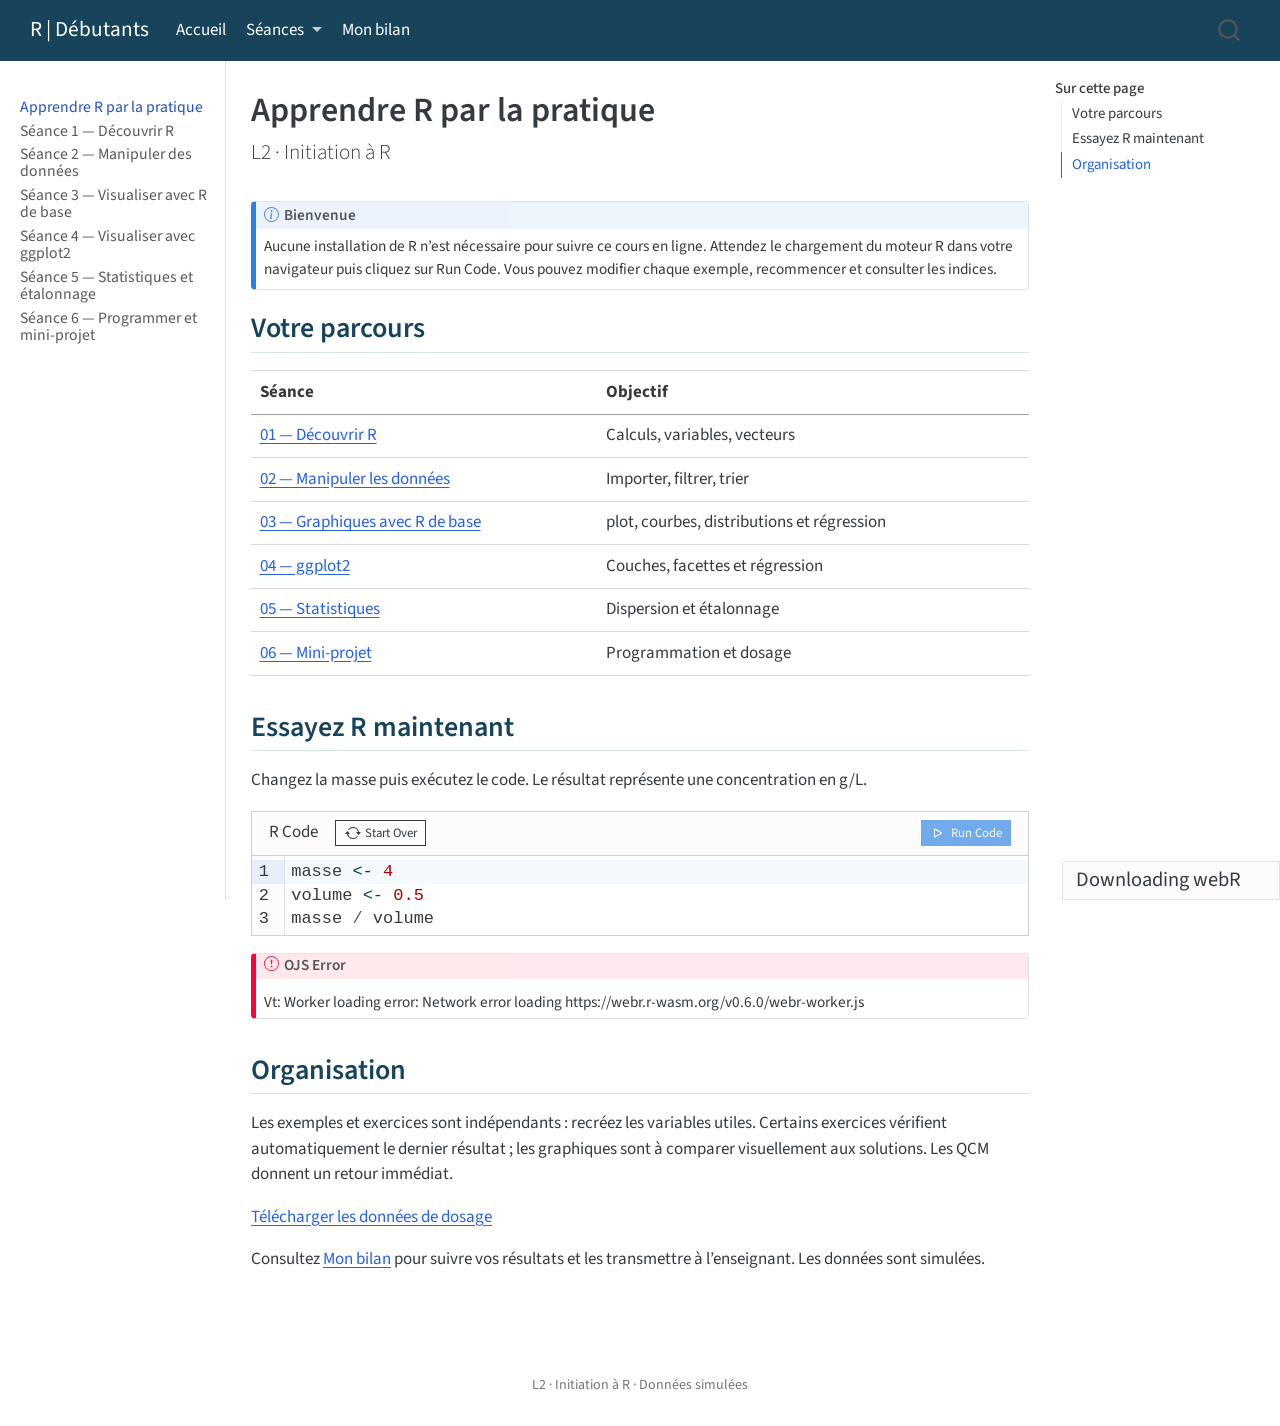
<file: index.html>
<!DOCTYPE html>
<html xmlns="http://www.w3.org/1999/xhtml" lang="fr" xml:lang="fr"><head>

<meta charset="utf-8">
<meta name="generator" content="quarto-1.10.18">

<meta name="viewport" content="width=device-width, initial-scale=1.0, user-scalable=yes">


<title>Apprendre R par la pratique – R | Débutants</title>
<style>
/* Default styles provided by pandoc.
** See https://pandoc.org/MANUAL.html#variables-for-html for config info.
*/
span.smallcaps{font-variant: small-caps;}
div.columns{display: flex; gap: 1.5em;}
div.column{flex: auto;}
@media screen {
div.columns{gap: min(4vw, 1.5em);}
div.column{overflow-x: auto;}
}
div.hanging-indent{margin-left: 1.5em; text-indent: -1.5em;}
ul.task-list{list-style: none;}
ul.task-list li input[type="checkbox"] {
  width: 0.8em;
  margin: 0 0.8em 0.2em -1em; /* quarto-specific, see https://github.com/quarto-dev/quarto-cli/issues/4556 */ 
  vertical-align: middle;
}
</style>


<script src="site_libs/quarto-nav/quarto-nav.js"></script>
<script src="site_libs/quarto-nav/headroom.min.js"></script>
<script src="site_libs/clipboard/clipboard.min.js"></script>
<script src="site_libs/quarto-search/autocomplete.umd.js"></script>
<script src="site_libs/quarto-search/fuse.min.js"></script>
<script src="site_libs/quarto-search/quarto-search.js"></script>
<meta name="quarto:offset" content="./">
<script src="site_libs/quarto-html/quarto.js" type="module"></script>
<script src="site_libs/quarto-html/tabsets/tabsets.js" type="module"></script>
<script src="site_libs/quarto-html/popper.min.js"></script>
<script src="site_libs/quarto-html/tippy.umd.min.js"></script>
<script src="site_libs/quarto-html/anchor.min.js"></script>
<link href="site_libs/quarto-html/tippy.css" rel="stylesheet">
<link href="site_libs/quarto-html/quarto-syntax-highlighting-64a204ab8560d761af7679ceaba22944.css" rel="stylesheet" id="quarto-text-highlighting-styles">
<script src="site_libs/bootstrap/bootstrap.min.js"></script>
<link href="site_libs/bootstrap/bootstrap-icons.css" rel="stylesheet">
<link href="site_libs/bootstrap/bootstrap-629c56ba100745318e9dcb35146191d0.min.css" rel="stylesheet" append-hash="true" id="quarto-bootstrap" data-mode="light">
<script src="site_libs/quarto-contrib/live-runtime/live-runtime.js" type="module"></script>
<link href="site_libs/quarto-contrib/live-runtime/live-runtime.css" rel="stylesheet">
<script id="quarto-search-options" type="application/json">{
  "location": "navbar",
  "copy-button": false,
  "collapse-after": 3,
  "panel-placement": "end",
  "type": "overlay",
  "limit": 50,
  "keyboard-shortcut": [
    "f",
    "/",
    "s"
  ],
  "show-item-context": false,
  "language": {
    "search-no-results-text": "Pas de résultats",
    "search-matching-documents-text": "documents trouvés",
    "search-copy-link-title": "Copier le lien vers la recherche",
    "search-hide-matches-text": "Cacher les correspondances additionnelles",
    "search-more-match-text": "correspondance de plus dans ce document",
    "search-more-matches-text": "correspondances de plus dans ce document",
    "search-clear-button-title": "Effacer",
    "search-text-placeholder": "",
    "search-detached-cancel-button-title": "Annuler",
    "search-submit-button-title": "Envoyer",
    "search-label": "Recherche"
  }
}</script>
<script type="module" src="site_libs/quarto-ojs/quarto-ojs-runtime.js"></script>
<link href="site_libs/quarto-ojs/quarto-ojs.css" rel="stylesheet">


<link rel="stylesheet" href="styles.css">
</head>

<body class="nav-sidebar docked nav-fixed quarto-light">

<div id="quarto-search-results"></div>
  <header id="quarto-header" class="headroom fixed-top">
    <nav class="navbar navbar-expand-lg " data-bs-theme="dark">
      <div class="navbar-container container-fluid">
      <div class="navbar-brand-container mx-auto">
    <a class="navbar-brand" href="./index.html">
    <span class="navbar-title">R | Débutants</span>
    </a>
  </div>
            <div id="quarto-search" class="" title="Recherche"></div>
          <button class="navbar-toggler" type="button" data-bs-toggle="collapse" data-bs-target="#navbarCollapse" aria-controls="navbarCollapse" role="menu" aria-expanded="false" aria-label="Basculer la navigation" onclick="if (window.quartoToggleHeadroom) { window.quartoToggleHeadroom(); }">
  <span class="navbar-toggler-icon"></span>
</button>
          <div class="collapse navbar-collapse" id="navbarCollapse">
            <ul class="navbar-nav navbar-nav-scroll me-auto">
  <li class="nav-item">
    <a class="nav-link active" href="./index.html" aria-current="page"> 
<span class="menu-text">Accueil</span></a>
  </li>  
  <li class="nav-item dropdown ">
    <a class="nav-link dropdown-toggle" href="#" id="nav-menu-séances" role="link" data-bs-toggle="dropdown" aria-expanded="false">
 <span class="menu-text">Séances</span>
    </a>
    <ul class="dropdown-menu" aria-labelledby="nav-menu-séances">    
        <li>
    <a class="dropdown-item" href="./01_seance.html">
 <span class="dropdown-text">1 — Découvrir R</span></a>
  </li>  
        <li>
    <a class="dropdown-item" href="./02_seance.html">
 <span class="dropdown-text">2 — Données</span></a>
  </li>  
        <li>
    <a class="dropdown-item" href="./03_seance.html">
 <span class="dropdown-text">3 — Graphiques avec R de base</span></a>
  </li>  
        <li>
    <a class="dropdown-item" href="./04_seance.html">
 <span class="dropdown-text">4 — ggplot2</span></a>
  </li>  
        <li>
    <a class="dropdown-item" href="./05_seance.html">
 <span class="dropdown-text">5 — Statistiques</span></a>
  </li>  
        <li>
    <a class="dropdown-item" href="./06_seance.html">
 <span class="dropdown-text">6 — Mini-projet</span></a>
  </li>  
    </ul>
  </li>
  <li class="nav-item">
    <a class="nav-link" href="./bilan.html"> 
<span class="menu-text">Mon bilan</span></a>
  </li>  
</ul>
          </div> <!-- /navcollapse -->
            <div class="quarto-navbar-tools">
</div>
      </div> <!-- /container-fluid -->
    </nav>
  <nav class="quarto-secondary-nav">
    <div class="container-fluid d-flex">
      <button type="button" class="quarto-btn-toggle btn" data-bs-toggle="collapse" role="button" data-bs-target=".quarto-sidebar-collapse-item" aria-controls="quarto-sidebar" aria-expanded="false" aria-label="Basculer la barre latérale" onclick="if (window.quartoToggleHeadroom) { window.quartoToggleHeadroom(); }">
        <i class="bi bi-layout-text-sidebar-reverse"></i>
      </button>
        <nav class="quarto-page-breadcrumbs" aria-label="breadcrumb"><ol class="breadcrumb"><li class="breadcrumb-item"><a href="./index.html">Apprendre R par la pratique</a></li></ol></nav>
        <a class="flex-grow-1" role="navigation" data-bs-toggle="collapse" data-bs-target=".quarto-sidebar-collapse-item" aria-controls="quarto-sidebar" aria-expanded="false" aria-label="Basculer la barre latérale" onclick="if (window.quartoToggleHeadroom) { window.quartoToggleHeadroom(); }">      
        </a>
    </div>
  </nav>
</header>
<!-- content -->
<div id="quarto-content" class="quarto-container page-columns page-rows-contents page-layout-article page-navbar">
<!-- sidebar -->
  <nav id="quarto-sidebar" class="sidebar collapse collapse-horizontal quarto-sidebar-collapse-item sidebar-navigation docked overflow-auto">
    <div class="sidebar-menu-container"> 
    <ul class="list-unstyled mt-1">
        <li class="sidebar-item">
  <div class="sidebar-item-container"> 
  <a href="./index.html" class="sidebar-item-text sidebar-link active">
 <span class="menu-text">Apprendre R par la pratique</span></a>
  </div>
</li>
        <li class="sidebar-item">
  <div class="sidebar-item-container"> 
  <a href="./01_seance.html" class="sidebar-item-text sidebar-link">
 <span class="menu-text">Séance 1 — Découvrir R</span></a>
  </div>
</li>
        <li class="sidebar-item">
  <div class="sidebar-item-container"> 
  <a href="./02_seance.html" class="sidebar-item-text sidebar-link">
 <span class="menu-text">Séance 2 — Manipuler des données</span></a>
  </div>
</li>
        <li class="sidebar-item">
  <div class="sidebar-item-container"> 
  <a href="./03_seance.html" class="sidebar-item-text sidebar-link">
 <span class="menu-text">Séance 3 — Visualiser avec R de base</span></a>
  </div>
</li>
        <li class="sidebar-item">
  <div class="sidebar-item-container"> 
  <a href="./04_seance.html" class="sidebar-item-text sidebar-link">
 <span class="menu-text">Séance 4 — Visualiser avec ggplot2</span></a>
  </div>
</li>
        <li class="sidebar-item">
  <div class="sidebar-item-container"> 
  <a href="./05_seance.html" class="sidebar-item-text sidebar-link">
 <span class="menu-text">Séance 5 — Statistiques et étalonnage</span></a>
  </div>
</li>
        <li class="sidebar-item">
  <div class="sidebar-item-container"> 
  <a href="./06_seance.html" class="sidebar-item-text sidebar-link">
 <span class="menu-text">Séance 6 — Programmer et mini-projet</span></a>
  </div>
</li>
    </ul>
    </div>
</nav>
<div id="quarto-sidebar-glass" class="quarto-sidebar-collapse-item" data-bs-toggle="collapse" data-bs-target=".quarto-sidebar-collapse-item"></div>
<!-- margin-sidebar -->
    <div id="quarto-margin-sidebar" class="sidebar margin-sidebar">
        <nav id="TOC" role="doc-toc" class="toc-active">
    <h2 id="toc-title">Sur cette page</h2>
   
  <ul>
  <li><a href="#votre-parcours" id="toc-votre-parcours" class="nav-link active" data-scroll-target="#votre-parcours">Votre parcours</a></li>
  <li><a href="#essayez-r-maintenant" id="toc-essayez-r-maintenant" class="nav-link" data-scroll-target="#essayez-r-maintenant">Essayez R maintenant</a></li>
  <li><a href="#organisation" id="toc-organisation" class="nav-link" data-scroll-target="#organisation">Organisation</a></li>
  </ul>
</nav>
    </div>
<!-- main -->
<main class="content" id="quarto-document-content">

<header id="title-block-header" class="quarto-title-block default">
<div class="quarto-title">
<h1 class="title">Apprendre R par la pratique</h1>
<p class="subtitle lead">L2 · Initiation à R</p>
</div>



<div class="quarto-title-meta">

    
  
    
  </div>
  


</header>


<div class="callout callout-style-default callout-note callout-titled">
<div class="callout-header d-flex align-content-center">
<div class="callout-icon-container">
<i class="callout-icon"></i>
</div>
<div class="callout-title-container flex-fill">
<span class="screen-reader-only">Note</span>Bienvenue
</div>
</div>
<div class="callout-body-container callout-body">
<p>Aucune installation de R n’est nécessaire pour suivre ce cours en ligne. Attendez le chargement du moteur R dans votre navigateur puis cliquez sur Run Code. Vous pouvez modifier chaque exemple, recommencer et consulter les indices.</p>
</div>
</div>
<section id="votre-parcours" class="level2">
<h2 class="anchored" data-anchor-id="votre-parcours">Votre parcours</h2>
<table class="caption-top table">
<thead>
<tr class="header">
<th>Séance</th>
<th>Objectif</th>
</tr>
</thead>
<tbody>
<tr class="odd">
<td><a href="./01_seance.html">01 — Découvrir R</a></td>
<td>Calculs, variables, vecteurs</td>
</tr>
<tr class="even">
<td><a href="./02_seance.html">02 — Manipuler les données</a></td>
<td>Importer, filtrer, trier</td>
</tr>
<tr class="odd">
<td><a href="./03_seance.html">03 — Graphiques avec R de base</a></td>
<td>plot, courbes, distributions et régression</td>
</tr>
<tr class="even">
<td><a href="./04_seance.html">04 — ggplot2</a></td>
<td>Couches, facettes et régression</td>
</tr>
<tr class="odd">
<td><a href="./05_seance.html">05 — Statistiques</a></td>
<td>Dispersion et étalonnage</td>
</tr>
<tr class="even">
<td><a href="./06_seance.html">06 — Mini-projet</a></td>
<td>Programmation et dosage</td>
</tr>
</tbody>
</table>
</section>
<section id="essayez-r-maintenant" class="level2">
<h2 class="anchored" data-anchor-id="essayez-r-maintenant">Essayez R maintenant</h2>
<p>Changez la masse puis exécutez le code. Le résultat représente une concentration en g/L.</p>
<div class="cell">
<div>
<div id="webr-1" class="exercise-cell">

</div>
<script type="webr-1-contents">
eyJhdHRyIjp7ImVkaXQiOnRydWUsImV2YWwiOnRydWV9LCJjb2RlIjoibWFzc2UgPC0gNFxudm9sdW1lIDwtIDAuNVxubWFzc2UgLyB2b2x1bWUifQ==
</script>
</div>
</div>
</section>
<section id="organisation" class="level2">
<h2 class="anchored" data-anchor-id="organisation">Organisation</h2>
<p>Les exemples et exercices sont indépendants : recréez les variables utiles. Certains exercices vérifient automatiquement le dernier résultat ; les graphiques sont à comparer visuellement aux solutions. Les QCM donnent un retour immédiat.</p>
<p><a href="data/dosage.csv">Télécharger les données de dosage</a></p>
<p>Consultez <a href="./bilan.html">Mon bilan</a> pour suivre vos résultats et les transmettre à l’enseignant. Les données sont simulées.</p>


<script type="webr-data">
eyJvcHRpb25zIjp7ImJhc2VVcmwiOiJodHRwczovL3dlYnIuci13YXNtLm9yZy92MC42LjAvIn0sInBhY2thZ2VzIjp7InBrZ3MiOlsiZXZhbHVhdGUiLCJrbml0ciIsImh0bWx0b29scyJdLCJyZXBvcyI6W119LCJyZW5kZXJfZGYiOiJkZWZhdWx0In0=
</script>
<script type="ojs-module-contents">
[base64]
</script>
<div id="exercise-loading-indicator" class="exercise-loading-indicator d-none d-flex align-items-center gap-2">
<div id="exercise-loading-status" class="d-flex gap-2">

</div>
<div class="spinner-grow spinner-grow-sm">

</div>
</div>
<script type="vfs-file">
WyJkYXRhL2Rvc2FnZS5jc3YiXQ==
</script>
</section>

</main> <!-- /main -->
<script src="config-notes.js" defer=""></script>
<script src="suivi.js" defer=""></script>
<script type="ojs-module-contents">
eyJjb250ZW50cyI6W119
</script>
<script type="module">
if (window.location.protocol === "file:") { alert("The OJS runtime does not work with file:// URLs. Please use a web server to view this document."); }
window._ojs.paths.runtimeToDoc = "../..";
window._ojs.paths.runtimeToRoot = "../..";
window._ojs.paths.docToRoot = "";
window._ojs.selfContained = false;
window._ojs.runtime.interpretFromScriptTags();
</script>
<script id="quarto-html-after-body" type="application/javascript">
  window.document.addEventListener("DOMContentLoaded", function (event) {
    const icon = "";
    const anchorJS = new window.AnchorJS();
    anchorJS.options = {
      placement: 'right',
      icon: icon
    };
    anchorJS.add('.anchored');
    const isCodeAnnotation = (el) => {
      for (const clz of el.classList) {
        if (clz.startsWith('code-annotation-')) {                     
          return true;
        }
      }
      return false;
    }
    const onCopySuccess = function(e) {
      // button target
      const button = e.trigger;
      // don't keep focus
      button.blur();
      // flash "checked"
      button.classList.add('code-copy-button-checked');
      var currentTitle = button.getAttribute("title");
      button.setAttribute("title", "Copié");
      let tooltip;
      if (window.bootstrap) {
        button.setAttribute("data-bs-toggle", "tooltip");
        button.setAttribute("data-bs-placement", "left");
        button.setAttribute("data-bs-title", "Copié");
        tooltip = new bootstrap.Tooltip(button, 
          { trigger: "manual", 
            customClass: "code-copy-button-tooltip",
            offset: [0, -8]});
        tooltip.show();    
      }
      setTimeout(function() {
        if (tooltip) {
          tooltip.hide();
          button.removeAttribute("data-bs-title");
          button.removeAttribute("data-bs-toggle");
          button.removeAttribute("data-bs-placement");
        }
        button.setAttribute("title", currentTitle);
        button.classList.remove('code-copy-button-checked');
      }, 1000);
      // clear code selection
      e.clearSelection();
    }
    const getTextToCopy = function(trigger) {
      const outerScaffold = trigger.parentElement.cloneNode(true);
      const codeEl = outerScaffold.querySelector('code');
      for (const childEl of codeEl.children) {
        if (isCodeAnnotation(childEl)) {
          childEl.remove();
        }
      }
      return codeEl.innerText;
    }
    const clipboard = new window.ClipboardJS('.code-copy-button:not([data-in-quarto-modal])', {
      text: getTextToCopy
    });
    clipboard.on('success', onCopySuccess);
    if (window.document.getElementById('quarto-embedded-source-code-modal')) {
      const clipboardModal = new window.ClipboardJS('.code-copy-button[data-in-quarto-modal]', {
        text: getTextToCopy,
        container: window.document.getElementById('quarto-embedded-source-code-modal')
      });
      clipboardModal.on('success', onCopySuccess);
    }
      var localhostRegex = new RegExp(/^(?:http|https):\/\/localhost\:?[0-9]*\//);
      var mailtoRegex = new RegExp(/^mailto:/);
        var filterRegex = new RegExp('/' + window.location.host + '/');
      var isInternal = (href) => {
          return filterRegex.test(href) || localhostRegex.test(href) || mailtoRegex.test(href);
      }
      // Inspect non-navigation links and adorn them if external
     var links = window.document.querySelectorAll('a[href]:not(.nav-link):not(.navbar-brand):not(.toc-action):not(.sidebar-link):not(.sidebar-item-toggle):not(.pagination-link):not(.no-external):not([aria-hidden]):not(.dropdown-item):not(.quarto-navigation-tool):not(.about-link)');
      for (var i=0; i<links.length; i++) {
        const link = links[i];
        if (!isInternal(link.href)) {
          // undo the damage that might have been done by quarto-nav.js in the case of
          // links that we want to consider external
          if (link.dataset.originalHref !== undefined) {
            link.href = link.dataset.originalHref;
          }
        }
      }
    function tippyHover(el, contentFn, onTriggerFn, onUntriggerFn) {
      const config = {
        allowHTML: true,
        maxWidth: 500,
        delay: 100,
        arrow: false,
        appendTo: function(el) {
            return el.parentElement;
        },
        interactive: true,
        interactiveBorder: 10,
        theme: 'quarto',
        placement: 'bottom-start',
      };
      if (contentFn) {
        config.content = contentFn;
      }
      if (onTriggerFn) {
        config.onTrigger = onTriggerFn;
      }
      if (onUntriggerFn) {
        config.onUntrigger = onUntriggerFn;
      }
      window.tippy(el, config); 
    }
    const noterefs = window.document.querySelectorAll('a[role="doc-noteref"]');
    for (var i=0; i<noterefs.length; i++) {
      const ref = noterefs[i];
      tippyHover(ref, function() {
        // use id or data attribute instead here
        let href = ref.getAttribute('data-footnote-href') || ref.getAttribute('href');
        try { href = new URL(href).hash; } catch {}
        const id = href.replace(/^#\/?/, "");
        const note = window.document.getElementById(id);
        if (note) {
          return note.innerHTML;
        } else {
          return "";
        }
      });
    }
    const xrefs = window.document.querySelectorAll('a.quarto-xref');
    const processXRef = (id, note) => {
      // Strip column container classes
      const stripColumnClz = (el) => {
        el.classList.remove("page-full", "page-columns");
        if (el.children) {
          for (const child of el.children) {
            stripColumnClz(child);
          }
        }
      }
      stripColumnClz(note)
      if (id === null || id.startsWith('sec-')) {
        // Special case sections, only their first couple elements
        const container = document.createElement("div");
        if (note.children && note.children.length > 2) {
          container.appendChild(note.children[0].cloneNode(true));
          for (let i = 1; i < note.children.length; i++) {
            const child = note.children[i];
            if (child.tagName === "P" && child.innerText === "") {
              continue;
            } else {
              container.appendChild(child.cloneNode(true));
              break;
            }
          }
          if (window.Quarto?.typesetMath) {
            window.Quarto.typesetMath(container);
          }
          return container.innerHTML
        } else {
          if (window.Quarto?.typesetMath) {
            window.Quarto.typesetMath(note);
          }
          return note.innerHTML;
        }
      } else {
        // Remove any anchor links if they are present
        const anchorLink = note.querySelector('a.anchorjs-link');
        if (anchorLink) {
          anchorLink.remove();
        }
        if (window.Quarto?.typesetMath) {
          window.Quarto.typesetMath(note);
        }
        if (note.classList.contains("callout")) {
          return note.outerHTML;
        } else {
          return note.innerHTML;
        }
      }
    }
    for (var i=0; i<xrefs.length; i++) {
      const xref = xrefs[i];
      tippyHover(xref, undefined, function(instance) {
        instance.disable();
        let url = xref.getAttribute('href');
        let hash = undefined; 
        if (url.startsWith('#')) {
          hash = url;
        } else {
          try { hash = new URL(url).hash; } catch {}
        }
        if (hash) {
          const id = hash.replace(/^#\/?/, "");
          const note = window.document.getElementById(id);
          if (note !== null) {
            try {
              const html = processXRef(id, note.cloneNode(true));
              instance.setContent(html);
            } finally {
              instance.enable();
              instance.show();
            }
          } else {
            // See if we can fetch this
            fetch(url.split('#')[0])
            .then(res => res.text())
            .then(html => {
              const parser = new DOMParser();
              const htmlDoc = parser.parseFromString(html, "text/html");
              const note = htmlDoc.getElementById(id);
              if (note !== null) {
                const html = processXRef(id, note);
                instance.setContent(html);
              } 
            }).finally(() => {
              instance.enable();
              instance.show();
            });
          }
        } else {
          // See if we can fetch a full url (with no hash to target)
          // This is a special case and we should probably do some content thinning / targeting
          fetch(url)
          .then(res => res.text())
          .then(html => {
            const parser = new DOMParser();
            const htmlDoc = parser.parseFromString(html, "text/html");
            const note = htmlDoc.querySelector('main.content');
            if (note !== null) {
              // This should only happen for chapter cross references
              // (since there is no id in the URL)
              // remove the first header
              if (note.children.length > 0 && note.children[0].tagName === "HEADER") {
                note.children[0].remove();
              }
              const html = processXRef(null, note);
              instance.setContent(html);
            } 
          }).finally(() => {
            instance.enable();
            instance.show();
          });
        }
      }, function(instance) {
      });
    }
        let selectedAnnoteEl;
        const selectorForAnnotation = ( cell, annotation) => {
          let cellAttr = 'data-code-cell="' + cell + '"';
          let lineAttr = 'data-code-annotation="' +  annotation + '"';
          const selector = 'span[' + cellAttr + '][' + lineAttr + ']';
          return selector;
        }
        const selectCodeLines = (annoteEl) => {
          const doc = window.document;
          const targetCell = annoteEl.getAttribute("data-target-cell");
          const targetAnnotation = annoteEl.getAttribute("data-target-annotation");
          const annoteSpan = window.document.querySelector(selectorForAnnotation(targetCell, targetAnnotation));
          const lines = annoteSpan.getAttribute("data-code-lines").split(",");
          const lineIds = lines.map((line) => {
            return targetCell + "-" + line;
          })
          let top = null;
          let height = null;
          let parent = null;
          if (lineIds.length > 0) {
              //compute the position of the single el (top and bottom and make a div)
              const el = window.document.getElementById(lineIds[0]);
              top = el.offsetTop;
              height = el.offsetHeight;
              parent = el.parentElement.parentElement;
            if (lineIds.length > 1) {
              const lastEl = window.document.getElementById(lineIds[lineIds.length - 1]);
              const bottom = lastEl.offsetTop + lastEl.offsetHeight;
              height = bottom - top;
            }
            if (top !== null && height !== null && parent !== null) {
              // cook up a div (if necessary) and position it 
              let div = window.document.getElementById("code-annotation-line-highlight");
              if (div === null) {
                div = window.document.createElement("div");
                div.setAttribute("id", "code-annotation-line-highlight");
                div.style.position = 'absolute';
                parent.appendChild(div);
              }
              div.style.top = top - 2 + "px";
              div.style.height = height + 4 + "px";
              div.style.left = 0;
              let gutterDiv = window.document.getElementById("code-annotation-line-highlight-gutter");
              if (gutterDiv === null) {
                gutterDiv = window.document.createElement("div");
                gutterDiv.setAttribute("id", "code-annotation-line-highlight-gutter");
                gutterDiv.style.position = 'absolute';
                const codeCell = window.document.getElementById(targetCell);
                const gutter = codeCell.querySelector('.code-annotation-gutter');
                gutter.appendChild(gutterDiv);
              }
              gutterDiv.style.top = top - 2 + "px";
              gutterDiv.style.height = height + 4 + "px";
            }
            selectedAnnoteEl = annoteEl;
          }
        };
        const unselectCodeLines = () => {
          const elementsIds = ["code-annotation-line-highlight", "code-annotation-line-highlight-gutter"];
          elementsIds.forEach((elId) => {
            const div = window.document.getElementById(elId);
            if (div) {
              div.remove();
            }
          });
          selectedAnnoteEl = undefined;
        };
          // Handle positioning of the toggle
      window.addEventListener(
        "resize",
        throttle(() => {
          elRect = undefined;
          if (selectedAnnoteEl) {
            selectCodeLines(selectedAnnoteEl);
          }
        }, 10)
      );
      function throttle(fn, ms) {
      let throttle = false;
      let timer;
        return (...args) => {
          if(!throttle) { // first call gets through
              fn.apply(this, args);
              throttle = true;
          } else { // all the others get throttled
              if(timer) clearTimeout(timer); // cancel #2
              timer = setTimeout(() => {
                fn.apply(this, args);
                timer = throttle = false;
              }, ms);
          }
        };
      }
        // Attach click handler to the DT
        const annoteDls = window.document.querySelectorAll('dt[data-target-cell]');
        for (const annoteDlNode of annoteDls) {
          annoteDlNode.addEventListener('click', (event) => {
            const clickedEl = event.target;
            if (clickedEl !== selectedAnnoteEl) {
              unselectCodeLines();
              const activeEl = window.document.querySelector('dt[data-target-cell].code-annotation-active');
              if (activeEl) {
                activeEl.classList.remove('code-annotation-active');
              }
              selectCodeLines(clickedEl);
              clickedEl.classList.add('code-annotation-active');
            } else {
              // Unselect the line
              unselectCodeLines();
              clickedEl.classList.remove('code-annotation-active');
            }
          });
        }
    const findCites = (el) => {
      const parentEl = el.parentElement;
      if (parentEl) {
        const cites = parentEl.dataset.cites;
        if (cites) {
          return {
            el,
            cites: cites.split(' ')
          };
        } else {
          return findCites(el.parentElement)
        }
      } else {
        return undefined;
      }
    };
    var bibliorefs = window.document.querySelectorAll('a[role="doc-biblioref"]');
    for (var i=0; i<bibliorefs.length; i++) {
      const ref = bibliorefs[i];
      const citeInfo = findCites(ref);
      if (citeInfo) {
        tippyHover(citeInfo.el, function() {
          var popup = window.document.createElement('div');
          citeInfo.cites.forEach(function(cite) {
            var citeDiv = window.document.createElement('div');
            citeDiv.classList.add('hanging-indent');
            citeDiv.classList.add('csl-entry');
            var biblioDiv = window.document.getElementById('ref-' + cite);
            if (biblioDiv) {
              citeDiv.innerHTML = biblioDiv.innerHTML;
            }
            popup.appendChild(citeDiv);
          });
          return popup.innerHTML;
        });
      }
    }
  });
  </script>
</div> <!-- /content -->
<footer class="footer">
  <div class="nav-footer">
    <div class="nav-footer-left">
      &nbsp;
    </div>   
    <div class="nav-footer-center">
<p>L2 · Initiation à R · Données simulées</p>
</div>
    <div class="nav-footer-right">
      &nbsp;
    </div>
  </div>
</footer>




</body></html>
</file>
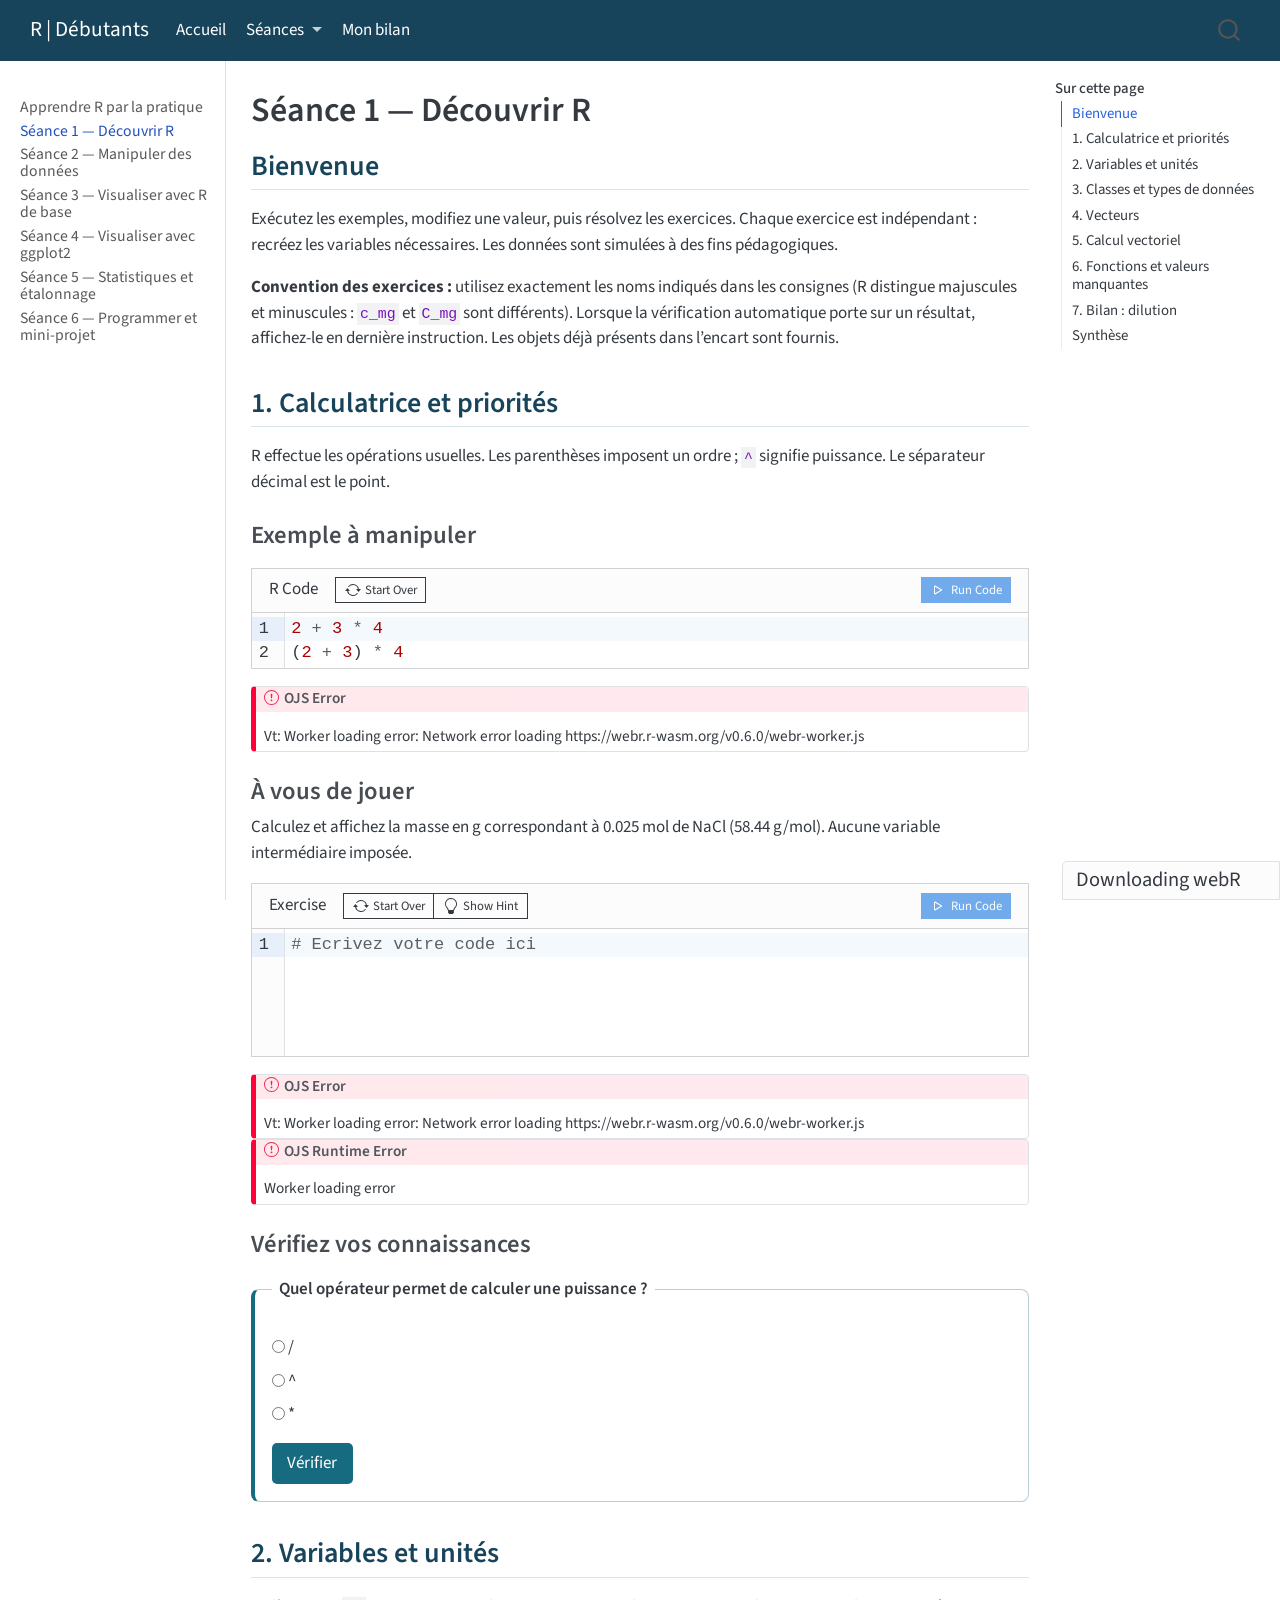
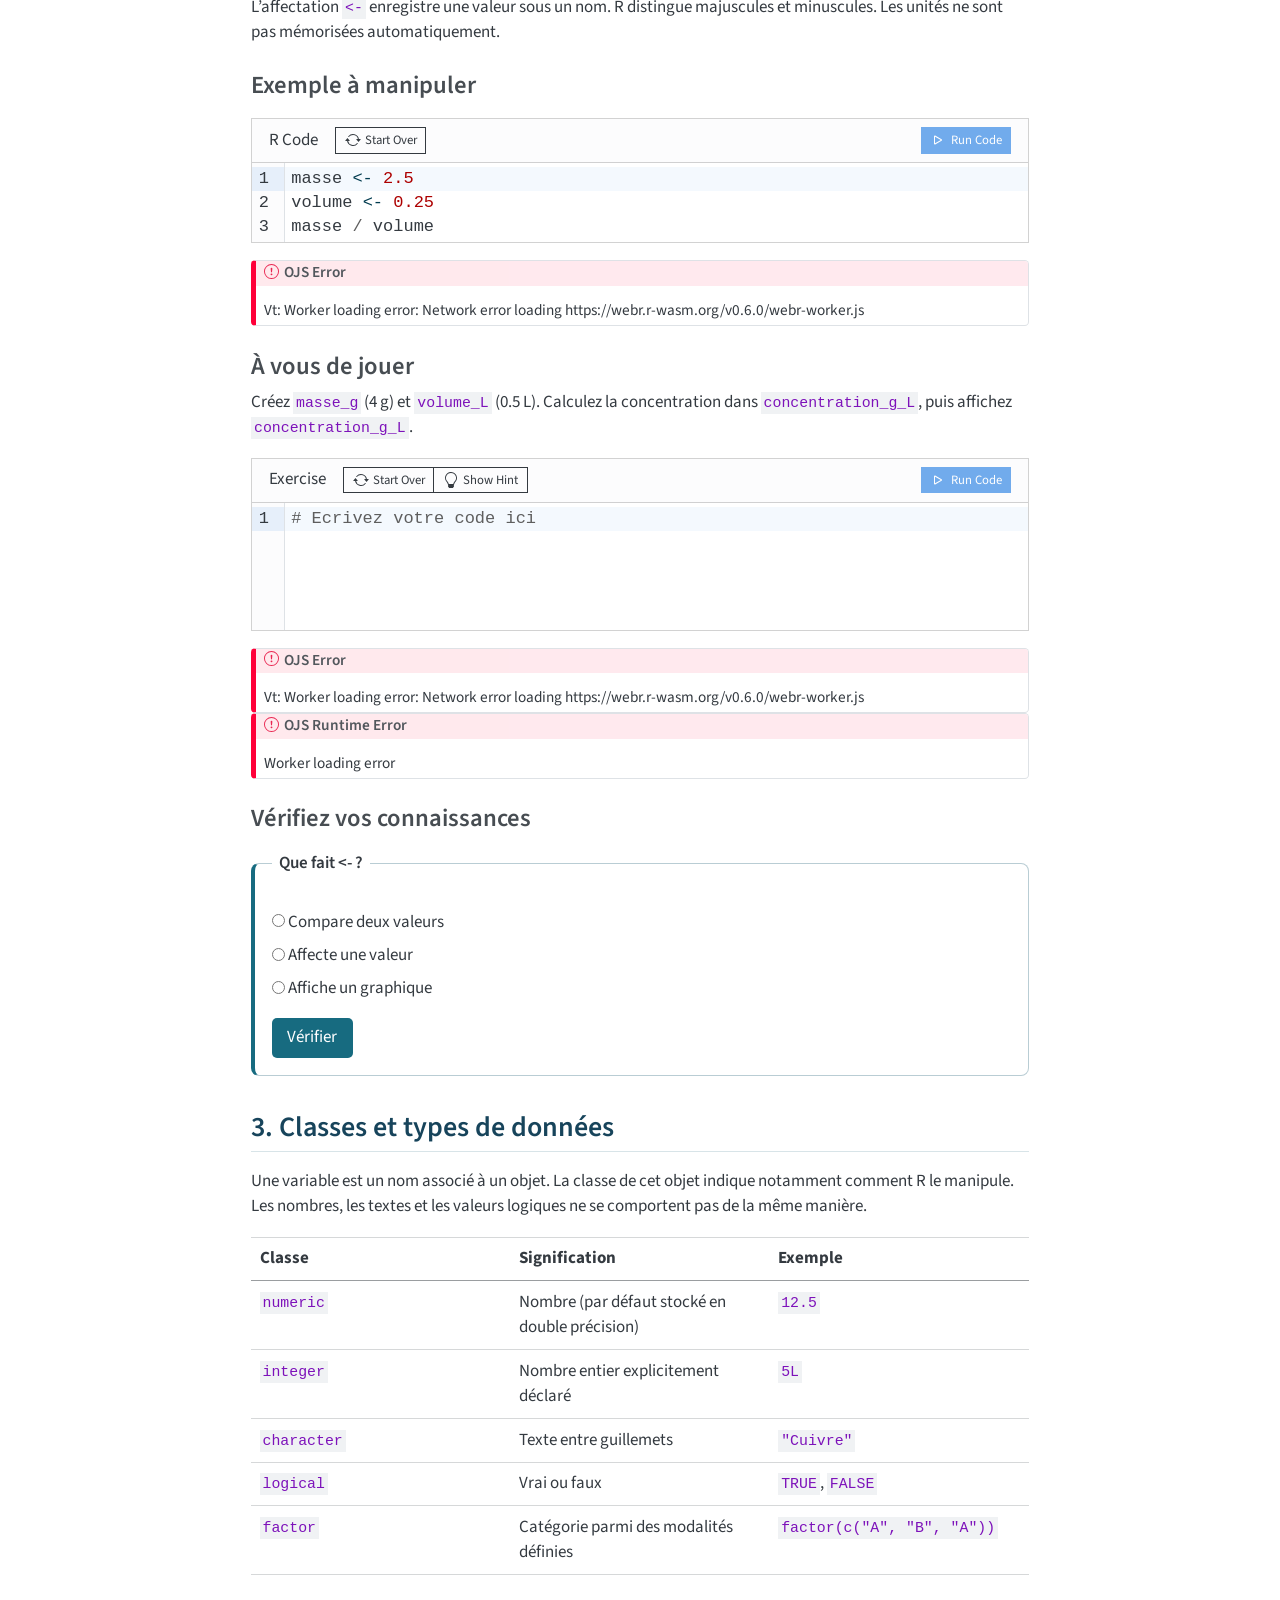
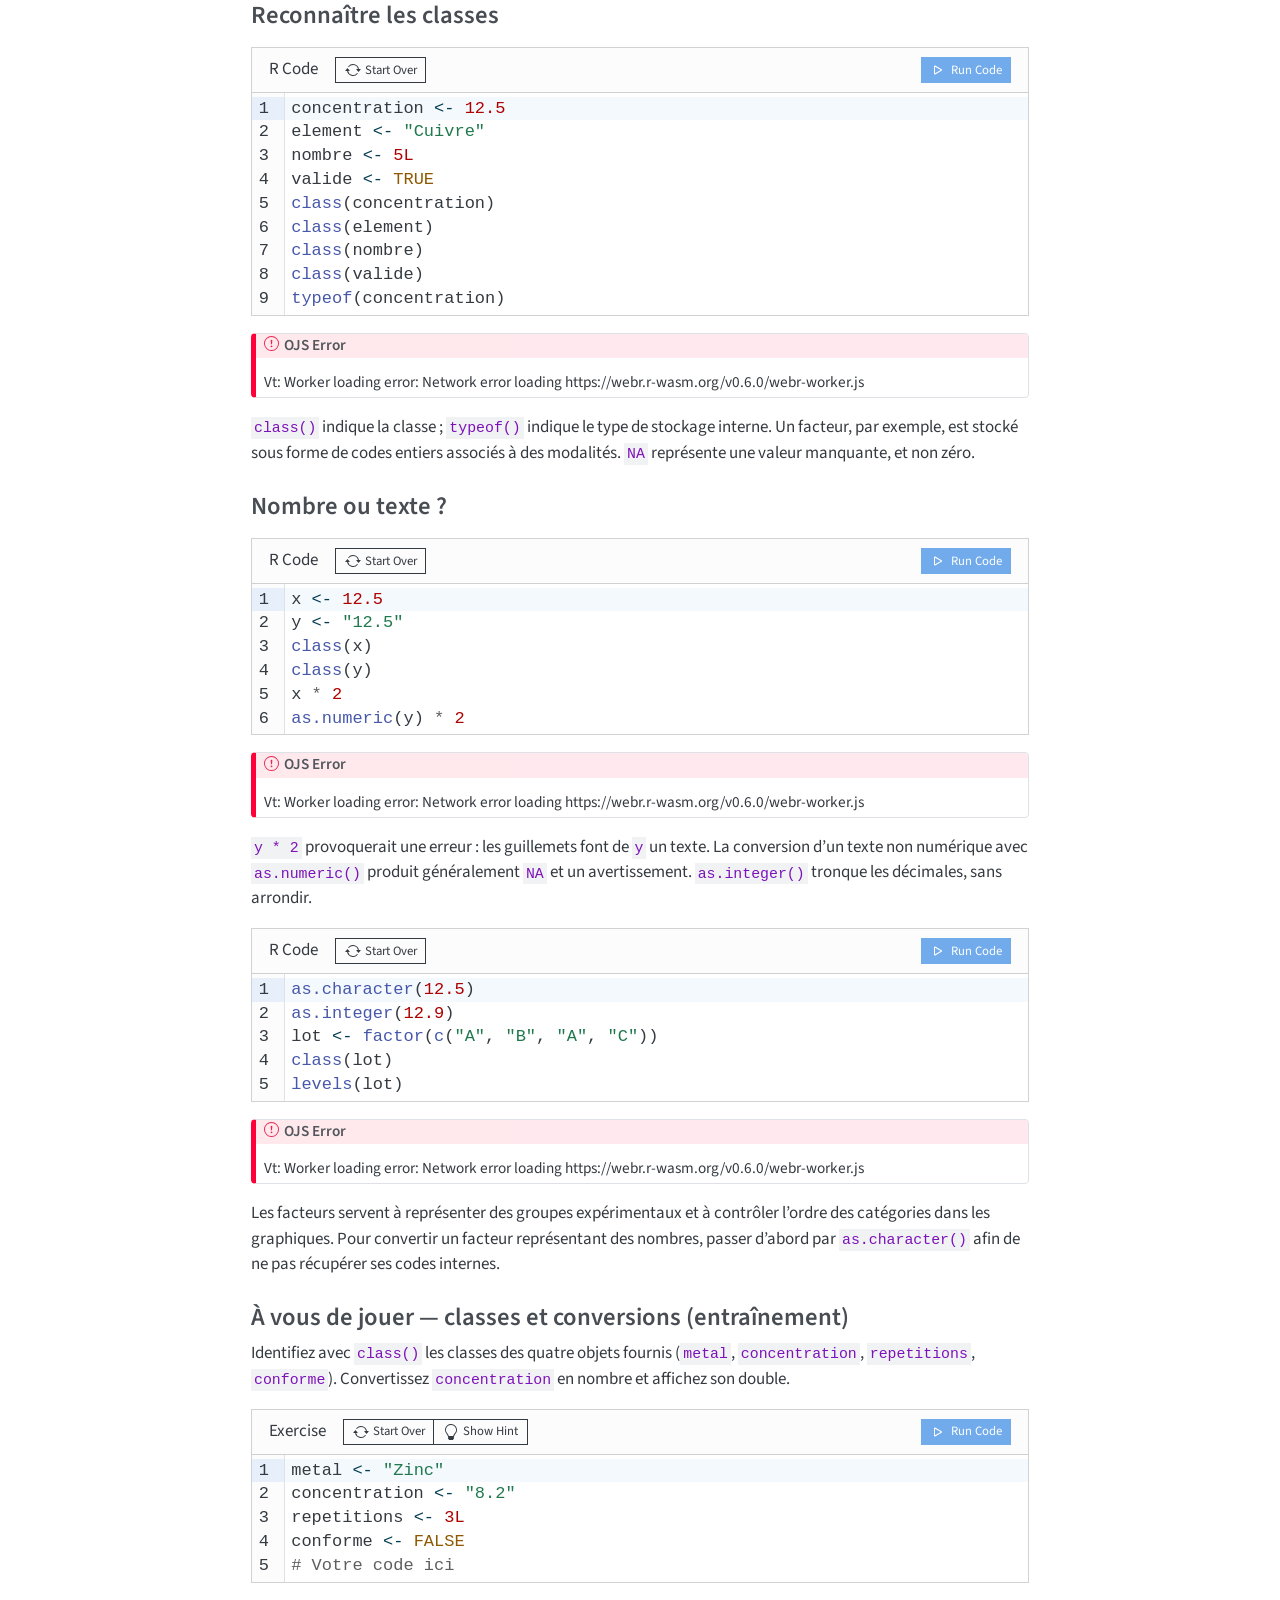
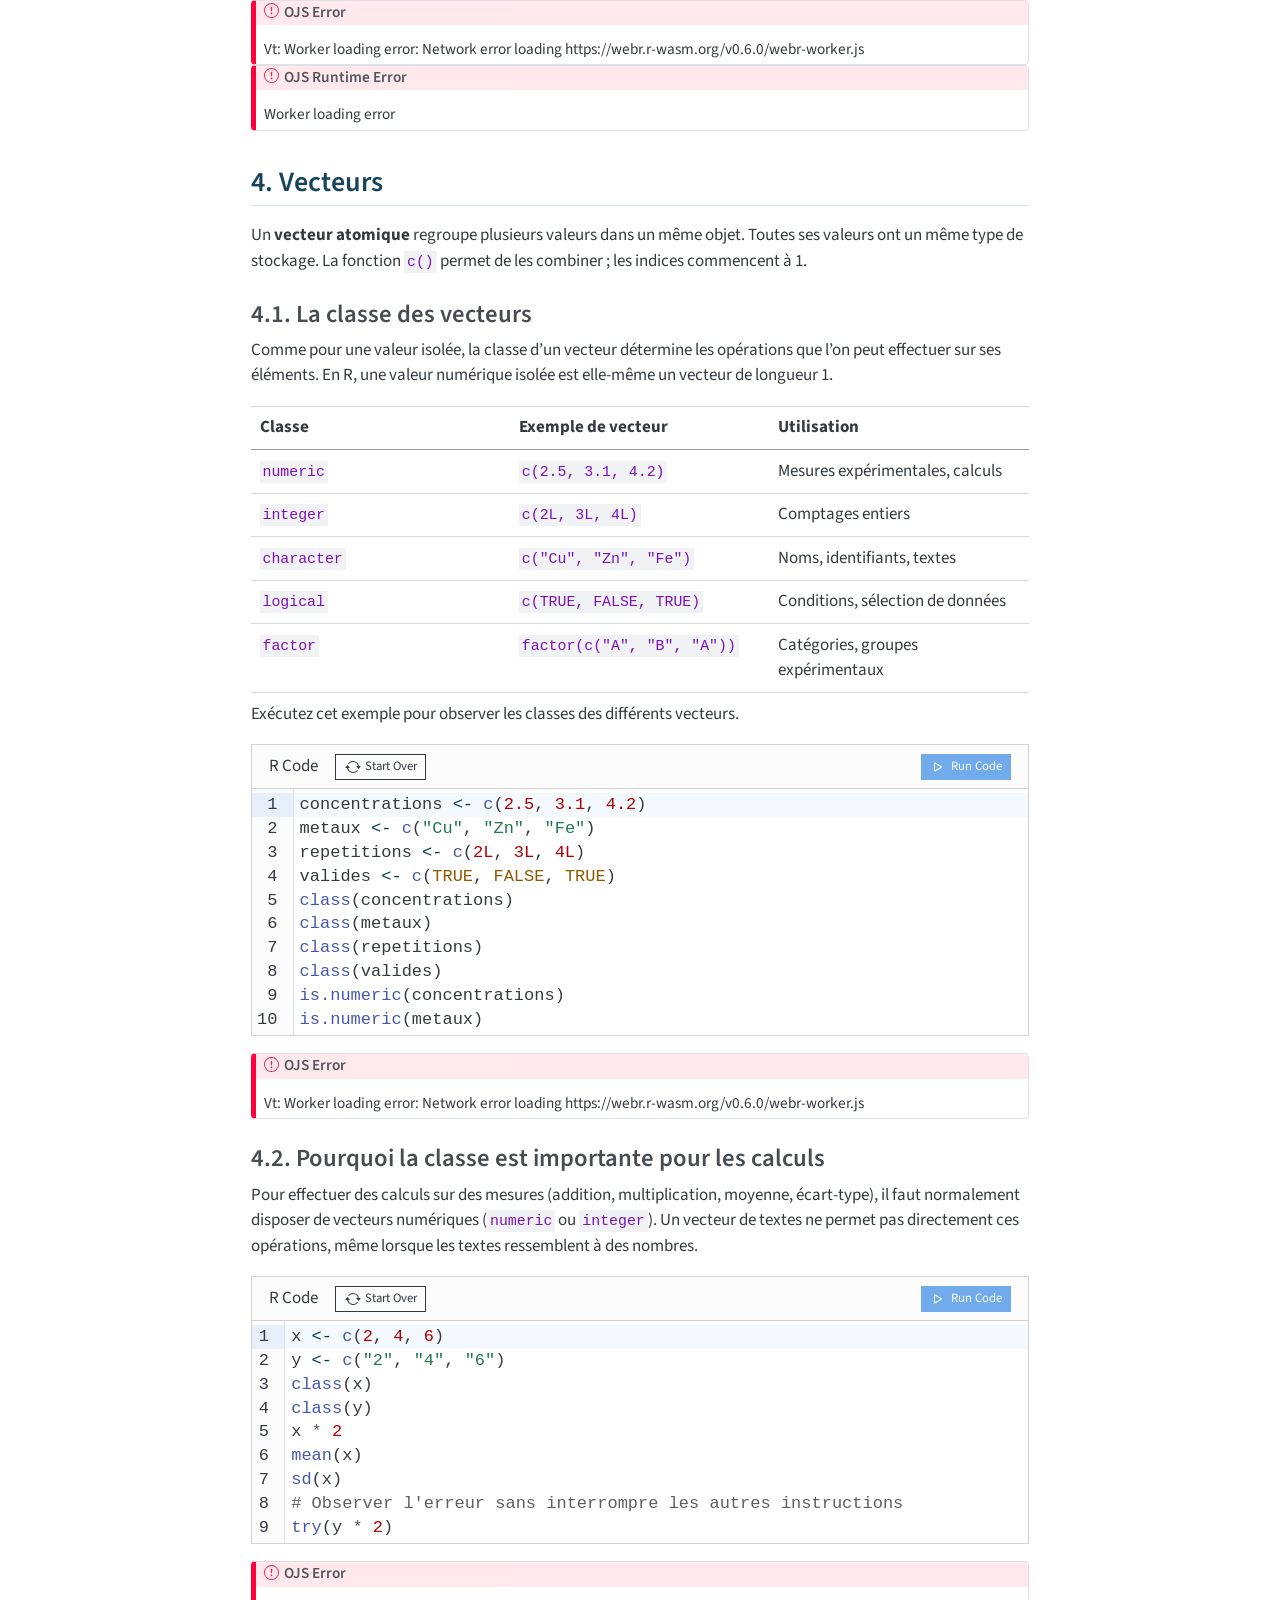
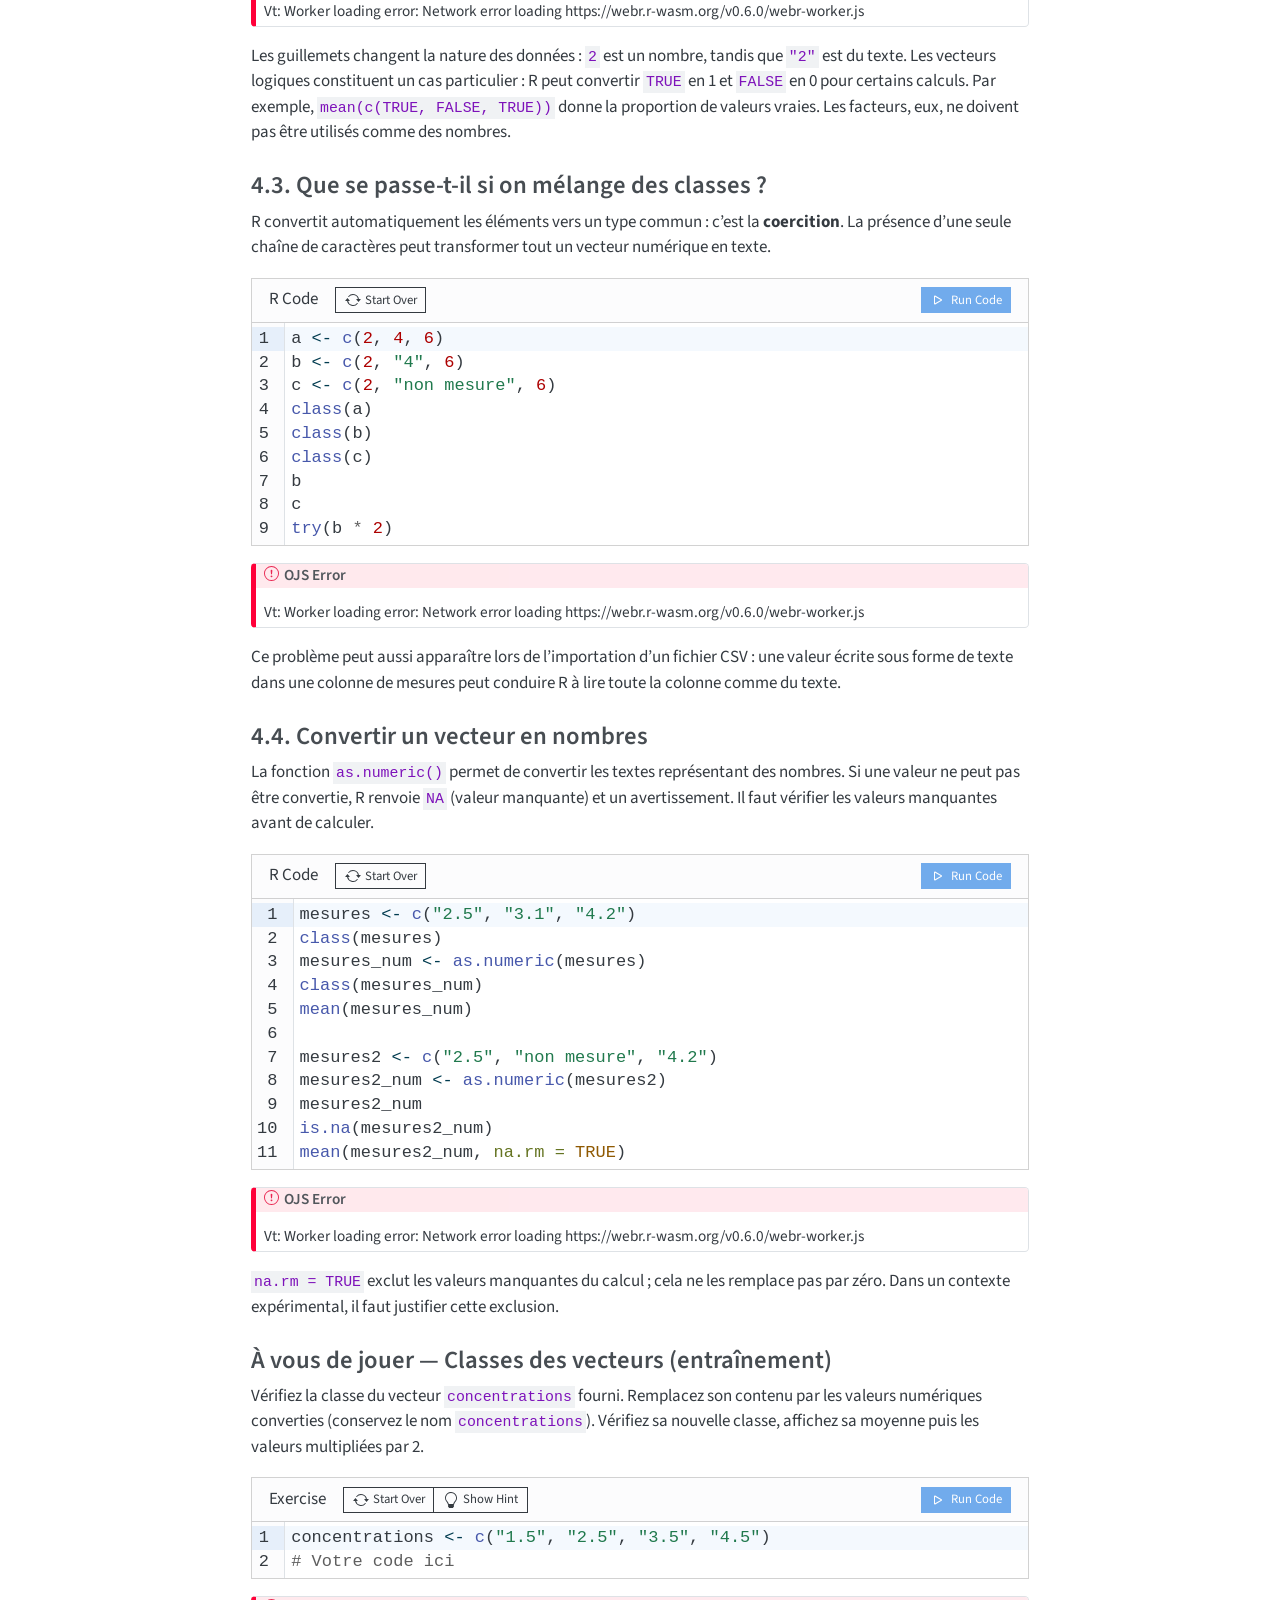
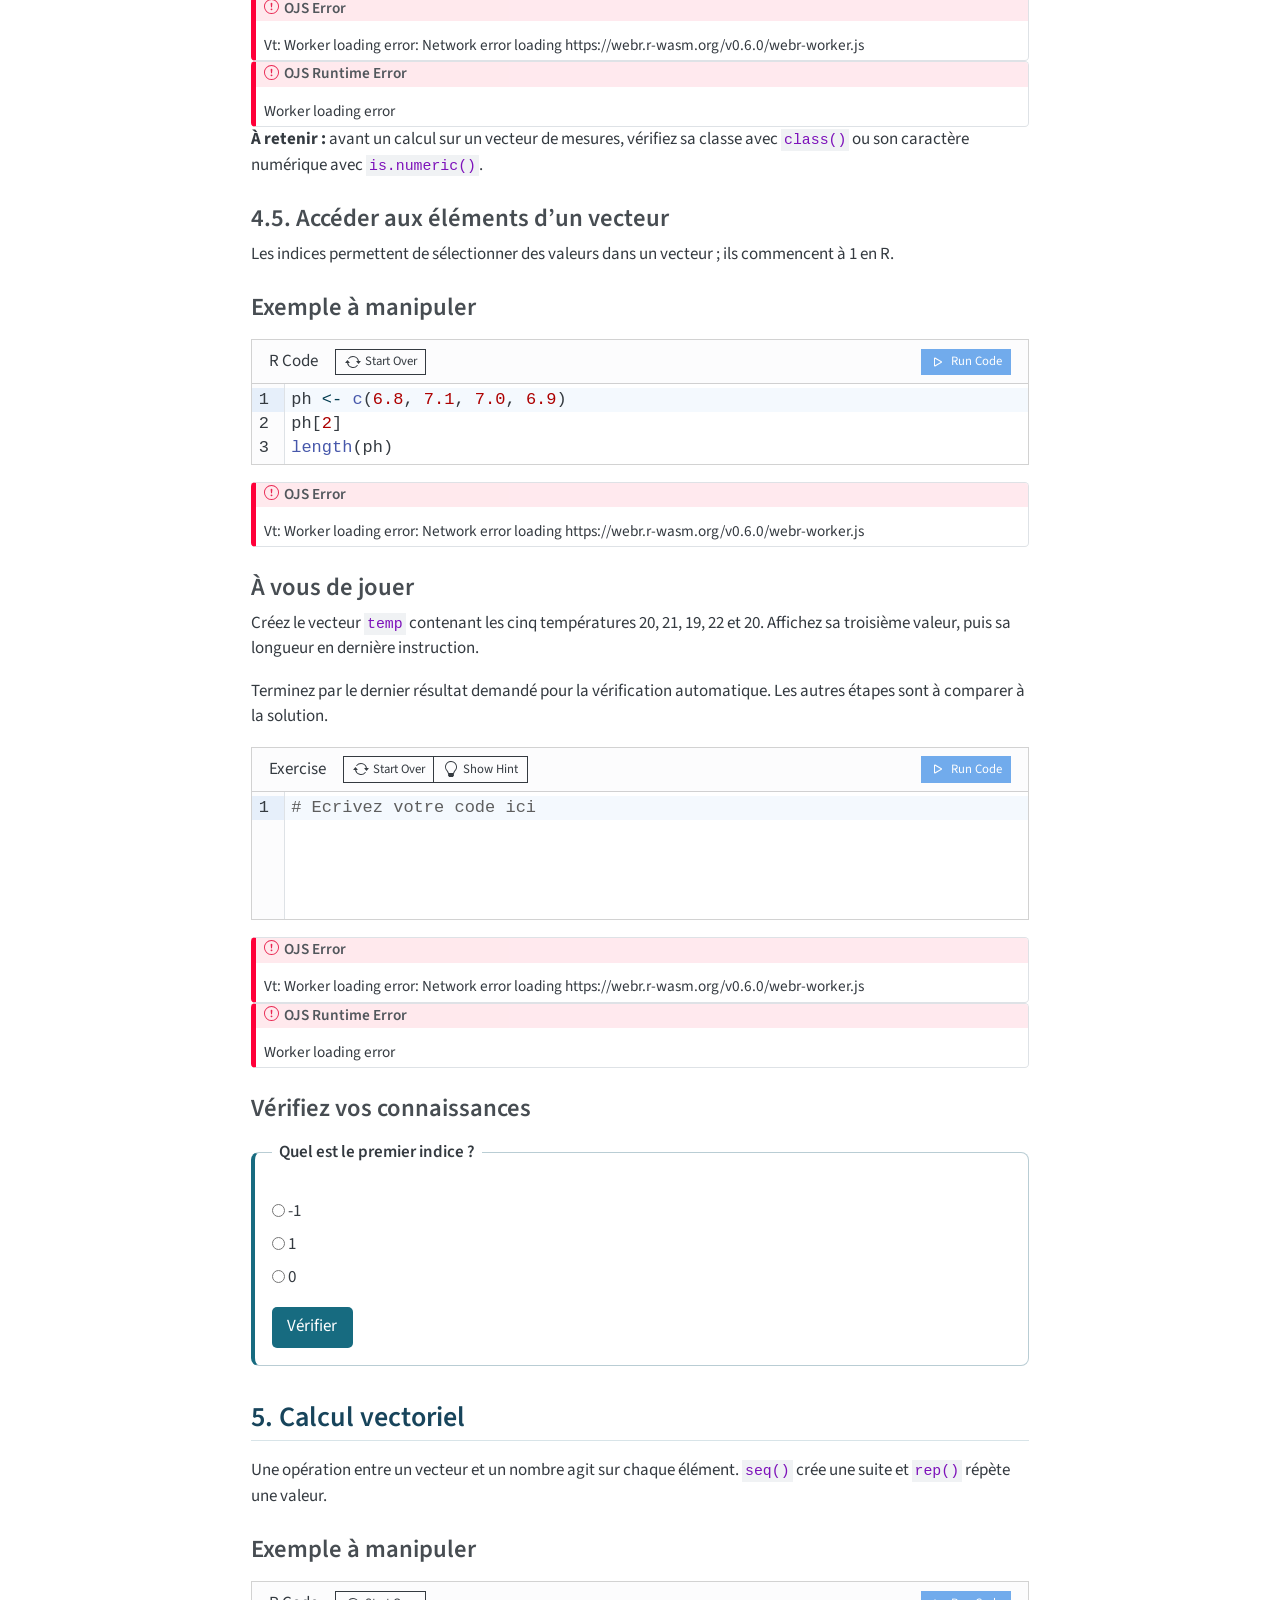
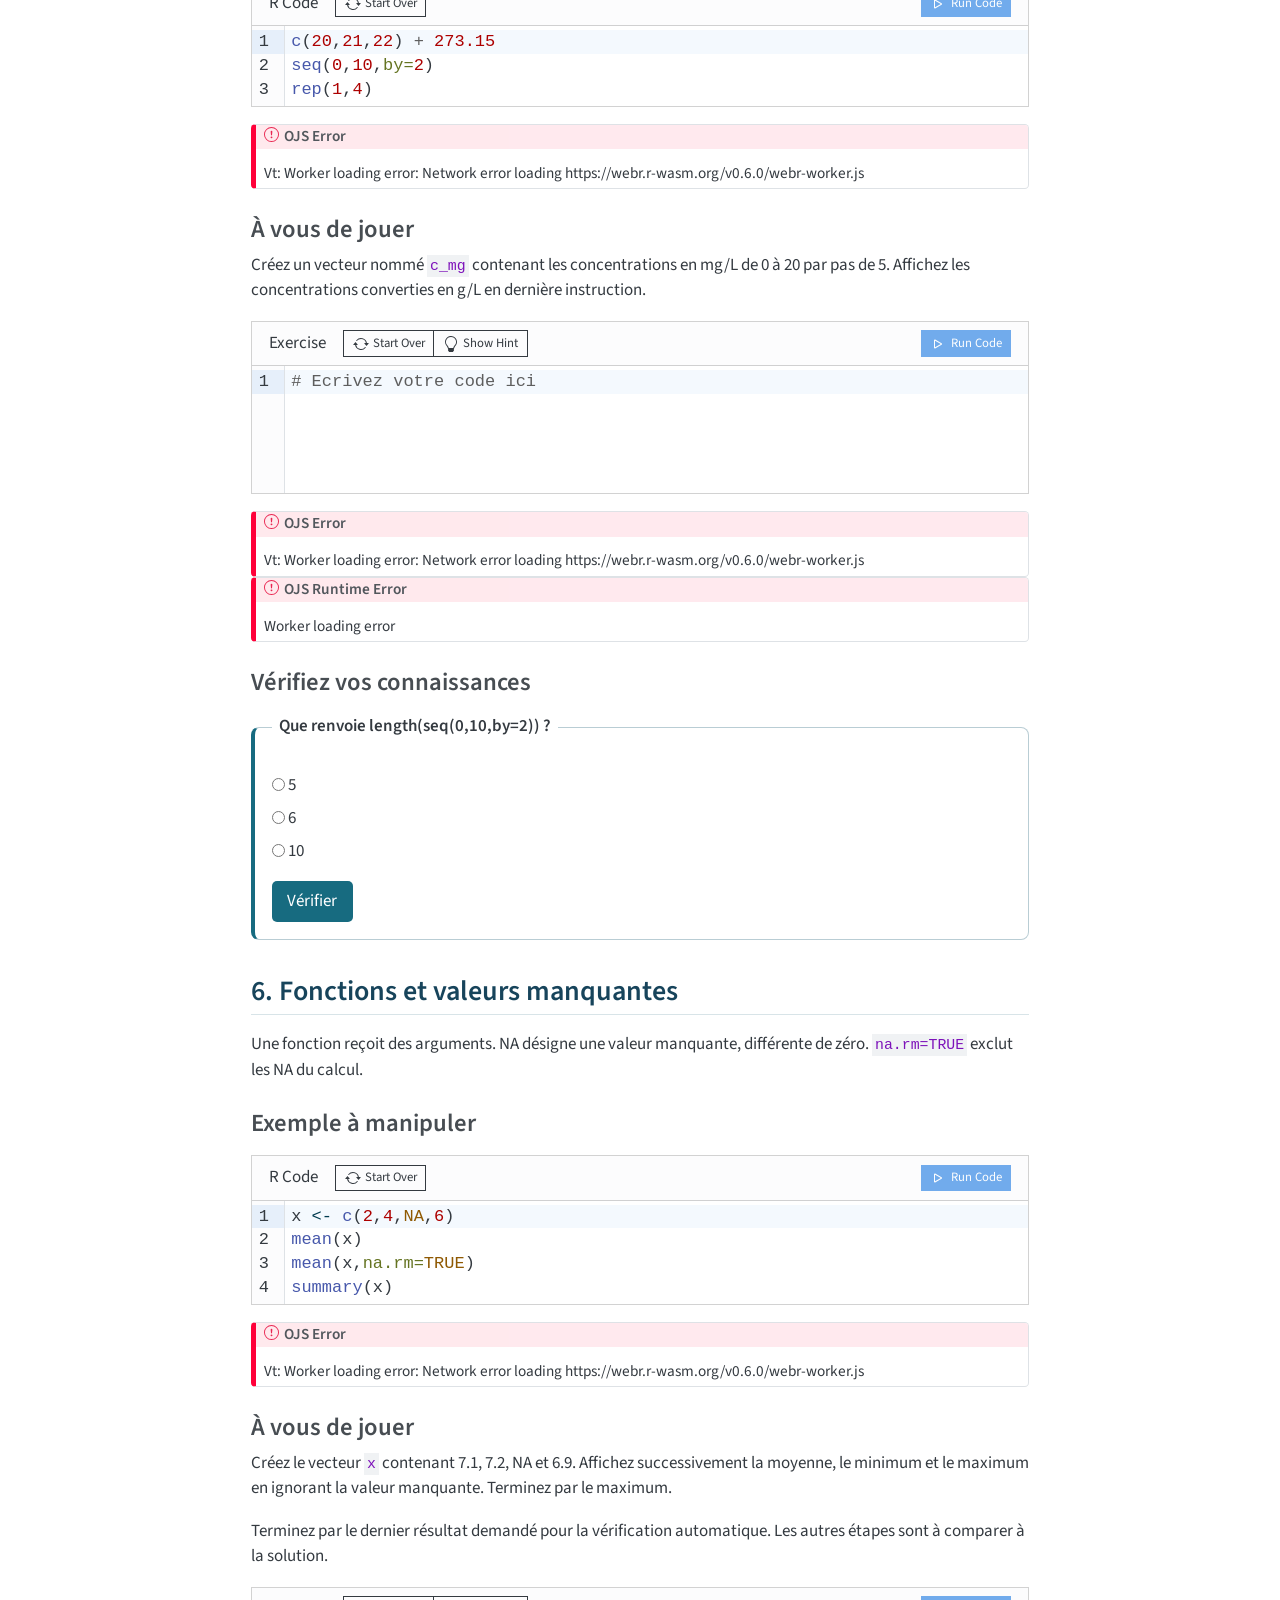
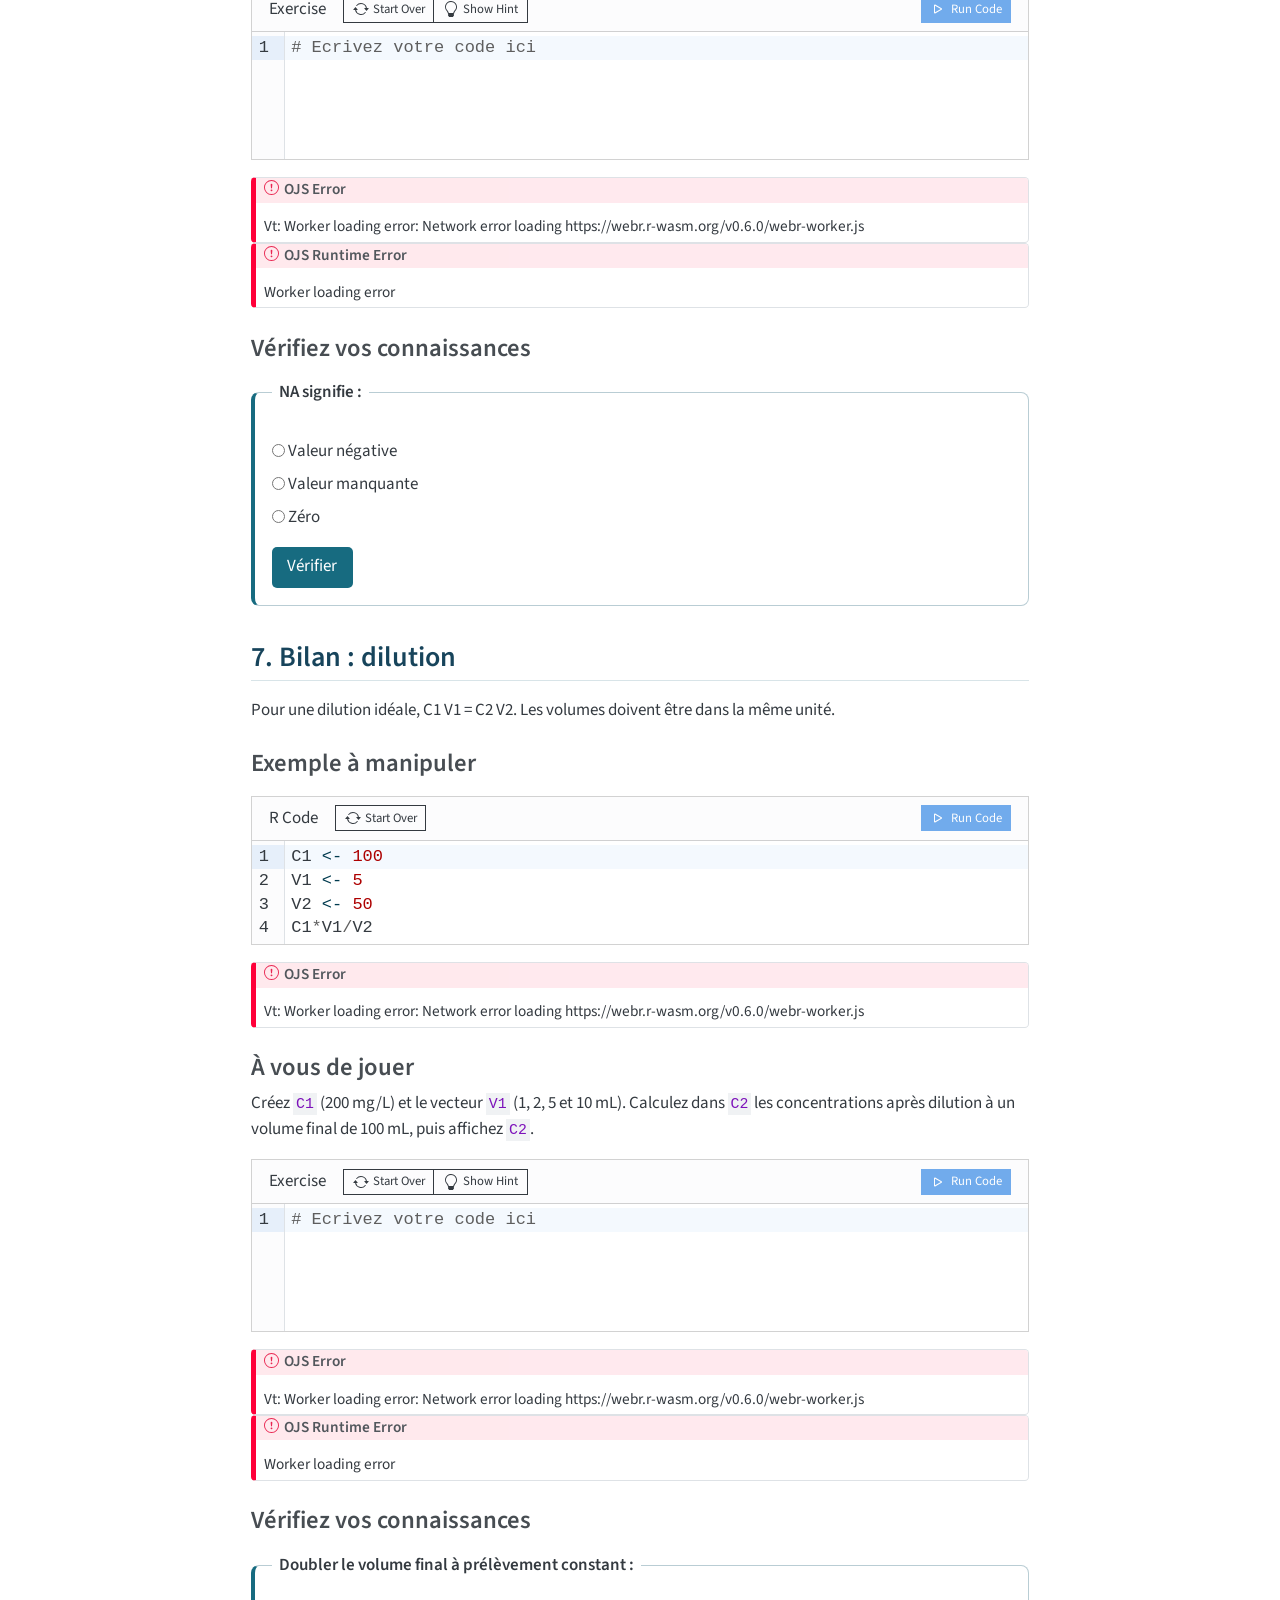
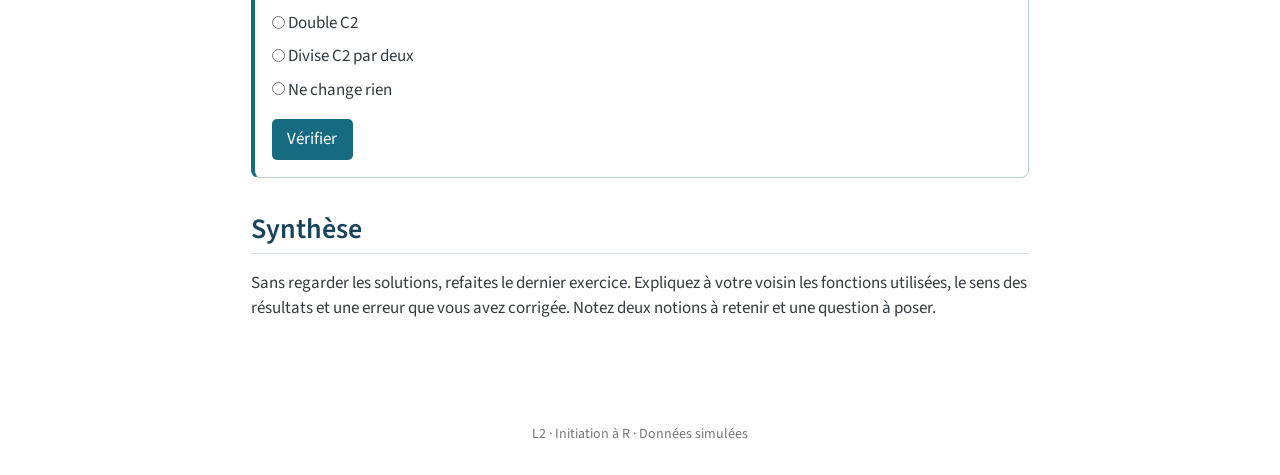
<file: 01_seance.html>
<!DOCTYPE html>
<html xmlns="http://www.w3.org/1999/xhtml" lang="fr" xml:lang="fr"><head>

<meta charset="utf-8">
<meta name="generator" content="quarto-1.10.18">

<meta name="viewport" content="width=device-width, initial-scale=1.0, user-scalable=yes">


<title>Séance 1 — Découvrir R – R | Débutants</title>
<style>
/* Default styles provided by pandoc.
** See https://pandoc.org/MANUAL.html#variables-for-html for config info.
*/
span.smallcaps{font-variant: small-caps;}
div.columns{display: flex; gap: 1.5em;}
div.column{flex: auto;}
@media screen {
div.columns{gap: min(4vw, 1.5em);}
div.column{overflow-x: auto;}
}
div.hanging-indent{margin-left: 1.5em; text-indent: -1.5em;}
ul.task-list{list-style: none;}
ul.task-list li input[type="checkbox"] {
  width: 0.8em;
  margin: 0 0.8em 0.2em -1em; /* quarto-specific, see https://github.com/quarto-dev/quarto-cli/issues/4556 */ 
  vertical-align: middle;
}
/* CSS for syntax highlighting */
html { -webkit-text-size-adjust: 100%; }
pre > code.sourceCode { white-space: pre; position: relative; }
pre > code.sourceCode > span { display: inline-block; line-height: 1.25; }
pre > code.sourceCode > span:empty { height: 1.2em; }
.sourceCode { overflow: visible; }
code.sourceCode > span { color: inherit; text-decoration: inherit; }
div.sourceCode { margin: 1em 0; }
pre.sourceCode { margin: 0; }
@media screen {
div.sourceCode { overflow: auto; }
}
@media print {
pre > code.sourceCode { white-space: pre-wrap; }
pre > code.sourceCode > span { text-indent: -5em; padding-left: 5em; }
}
pre.numberSource code
  { counter-reset: source-line 0; }
pre.numberSource code > span
  { position: relative; left: -4em; counter-increment: source-line; }
pre.numberSource code > span > a:first-child::before
  { content: counter(source-line);
    position: relative; left: -1em; text-align: right; vertical-align: baseline;
    border: none; display: inline-block;
    -webkit-touch-callout: none; -webkit-user-select: none;
    -khtml-user-select: none; -moz-user-select: none;
    -ms-user-select: none; user-select: none;
    padding: 0 4px; width: 4em;
  }
pre.numberSource { margin-left: 3em;  padding-left: 4px; }
div.sourceCode
  {   }
@media screen {
pre > code.sourceCode > span > a:first-child::before { text-decoration: underline; }
}
</style>


<script src="site_libs/quarto-nav/quarto-nav.js"></script>
<script src="site_libs/quarto-nav/headroom.min.js"></script>
<script src="site_libs/clipboard/clipboard.min.js"></script>
<script src="site_libs/quarto-search/autocomplete.umd.js"></script>
<script src="site_libs/quarto-search/fuse.min.js"></script>
<script src="site_libs/quarto-search/quarto-search.js"></script>
<meta name="quarto:offset" content="./">
<script src="site_libs/quarto-html/quarto.js" type="module"></script>
<script src="site_libs/quarto-html/tabsets/tabsets.js" type="module"></script>
<script src="site_libs/quarto-html/popper.min.js"></script>
<script src="site_libs/quarto-html/tippy.umd.min.js"></script>
<script src="site_libs/quarto-html/anchor.min.js"></script>
<link href="site_libs/quarto-html/tippy.css" rel="stylesheet">
<link href="site_libs/quarto-html/quarto-syntax-highlighting-64a204ab8560d761af7679ceaba22944.css" rel="stylesheet" id="quarto-text-highlighting-styles">
<script src="site_libs/bootstrap/bootstrap.min.js"></script>
<link href="site_libs/bootstrap/bootstrap-icons.css" rel="stylesheet">
<link href="site_libs/bootstrap/bootstrap-629c56ba100745318e9dcb35146191d0.min.css" rel="stylesheet" append-hash="true" id="quarto-bootstrap" data-mode="light">
<script src="site_libs/quarto-contrib/live-runtime/live-runtime.js" type="module"></script>
<link href="site_libs/quarto-contrib/live-runtime/live-runtime.css" rel="stylesheet">
<script id="quarto-search-options" type="application/json">{
  "location": "navbar",
  "copy-button": false,
  "collapse-after": 3,
  "panel-placement": "end",
  "type": "overlay",
  "limit": 50,
  "keyboard-shortcut": [
    "f",
    "/",
    "s"
  ],
  "show-item-context": false,
  "language": {
    "search-no-results-text": "Pas de résultats",
    "search-matching-documents-text": "documents trouvés",
    "search-copy-link-title": "Copier le lien vers la recherche",
    "search-hide-matches-text": "Cacher les correspondances additionnelles",
    "search-more-match-text": "correspondance de plus dans ce document",
    "search-more-matches-text": "correspondances de plus dans ce document",
    "search-clear-button-title": "Effacer",
    "search-text-placeholder": "",
    "search-detached-cancel-button-title": "Annuler",
    "search-submit-button-title": "Envoyer",
    "search-label": "Recherche"
  }
}</script>
<script type="module" src="site_libs/quarto-ojs/quarto-ojs-runtime.js"></script>
<link href="site_libs/quarto-ojs/quarto-ojs.css" rel="stylesheet">


<link rel="stylesheet" href="styles.css">
</head>

<body class="nav-sidebar docked nav-fixed quarto-light">

<div id="quarto-search-results"></div>
  <header id="quarto-header" class="headroom fixed-top">
    <nav class="navbar navbar-expand-lg " data-bs-theme="dark">
      <div class="navbar-container container-fluid">
      <div class="navbar-brand-container mx-auto">
    <a class="navbar-brand" href="./index.html">
    <span class="navbar-title">R | Débutants</span>
    </a>
  </div>
            <div id="quarto-search" class="" title="Recherche"></div>
          <button class="navbar-toggler" type="button" data-bs-toggle="collapse" data-bs-target="#navbarCollapse" aria-controls="navbarCollapse" role="menu" aria-expanded="false" aria-label="Basculer la navigation" onclick="if (window.quartoToggleHeadroom) { window.quartoToggleHeadroom(); }">
  <span class="navbar-toggler-icon"></span>
</button>
          <div class="collapse navbar-collapse" id="navbarCollapse">
            <ul class="navbar-nav navbar-nav-scroll me-auto">
  <li class="nav-item">
    <a class="nav-link active" href="./index.html" aria-current="page"> 
<span class="menu-text">Accueil</span></a>
  </li>  
  <li class="nav-item dropdown ">
    <a class="nav-link dropdown-toggle" href="#" id="nav-menu-séances" role="link" data-bs-toggle="dropdown" aria-expanded="false">
 <span class="menu-text">Séances</span>
    </a>
    <ul class="dropdown-menu" aria-labelledby="nav-menu-séances">    
        <li>
    <a class="dropdown-item" href="./01_seance.html">
 <span class="dropdown-text">1 — Découvrir R</span></a>
  </li>  
        <li>
    <a class="dropdown-item" href="./02_seance.html">
 <span class="dropdown-text">2 — Données</span></a>
  </li>  
        <li>
    <a class="dropdown-item" href="./03_seance.html">
 <span class="dropdown-text">3 — Graphiques avec R de base</span></a>
  </li>  
        <li>
    <a class="dropdown-item" href="./04_seance.html">
 <span class="dropdown-text">4 — ggplot2</span></a>
  </li>  
        <li>
    <a class="dropdown-item" href="./05_seance.html">
 <span class="dropdown-text">5 — Statistiques</span></a>
  </li>  
        <li>
    <a class="dropdown-item" href="./06_seance.html">
 <span class="dropdown-text">6 — Mini-projet</span></a>
  </li>  
    </ul>
  </li>
  <li class="nav-item">
    <a class="nav-link" href="./bilan.html"> 
<span class="menu-text">Mon bilan</span></a>
  </li>  
</ul>
          </div> <!-- /navcollapse -->
            <div class="quarto-navbar-tools">
</div>
      </div> <!-- /container-fluid -->
    </nav>
  <nav class="quarto-secondary-nav">
    <div class="container-fluid d-flex">
      <button type="button" class="quarto-btn-toggle btn" data-bs-toggle="collapse" role="button" data-bs-target=".quarto-sidebar-collapse-item" aria-controls="quarto-sidebar" aria-expanded="false" aria-label="Basculer la barre latérale" onclick="if (window.quartoToggleHeadroom) { window.quartoToggleHeadroom(); }">
        <i class="bi bi-layout-text-sidebar-reverse"></i>
      </button>
        <nav class="quarto-page-breadcrumbs" aria-label="breadcrumb"><ol class="breadcrumb"><li class="breadcrumb-item"><a href="./01_seance.html">Séance 1 — Découvrir R</a></li></ol></nav>
        <a class="flex-grow-1" role="navigation" data-bs-toggle="collapse" data-bs-target=".quarto-sidebar-collapse-item" aria-controls="quarto-sidebar" aria-expanded="false" aria-label="Basculer la barre latérale" onclick="if (window.quartoToggleHeadroom) { window.quartoToggleHeadroom(); }">      
        </a>
    </div>
  </nav>
</header>
<!-- content -->
<div id="quarto-content" class="quarto-container page-columns page-rows-contents page-layout-article page-navbar">
<!-- sidebar -->
  <nav id="quarto-sidebar" class="sidebar collapse collapse-horizontal quarto-sidebar-collapse-item sidebar-navigation docked overflow-auto">
    <div class="sidebar-menu-container"> 
    <ul class="list-unstyled mt-1">
        <li class="sidebar-item">
  <div class="sidebar-item-container"> 
  <a href="./index.html" class="sidebar-item-text sidebar-link">
 <span class="menu-text">Apprendre R par la pratique</span></a>
  </div>
</li>
        <li class="sidebar-item">
  <div class="sidebar-item-container"> 
  <a href="./01_seance.html" class="sidebar-item-text sidebar-link active">
 <span class="menu-text">Séance 1 — Découvrir R</span></a>
  </div>
</li>
        <li class="sidebar-item">
  <div class="sidebar-item-container"> 
  <a href="./02_seance.html" class="sidebar-item-text sidebar-link">
 <span class="menu-text">Séance 2 — Manipuler des données</span></a>
  </div>
</li>
        <li class="sidebar-item">
  <div class="sidebar-item-container"> 
  <a href="./03_seance.html" class="sidebar-item-text sidebar-link">
 <span class="menu-text">Séance 3 — Visualiser avec R de base</span></a>
  </div>
</li>
        <li class="sidebar-item">
  <div class="sidebar-item-container"> 
  <a href="./04_seance.html" class="sidebar-item-text sidebar-link">
 <span class="menu-text">Séance 4 — Visualiser avec ggplot2</span></a>
  </div>
</li>
        <li class="sidebar-item">
  <div class="sidebar-item-container"> 
  <a href="./05_seance.html" class="sidebar-item-text sidebar-link">
 <span class="menu-text">Séance 5 — Statistiques et étalonnage</span></a>
  </div>
</li>
        <li class="sidebar-item">
  <div class="sidebar-item-container"> 
  <a href="./06_seance.html" class="sidebar-item-text sidebar-link">
 <span class="menu-text">Séance 6 — Programmer et mini-projet</span></a>
  </div>
</li>
    </ul>
    </div>
</nav>
<div id="quarto-sidebar-glass" class="quarto-sidebar-collapse-item" data-bs-toggle="collapse" data-bs-target=".quarto-sidebar-collapse-item"></div>
<!-- margin-sidebar -->
    <div id="quarto-margin-sidebar" class="sidebar margin-sidebar">
        <nav id="TOC" role="doc-toc" class="toc-active">
    <h2 id="toc-title">Sur cette page</h2>
   
  <ul>
  <li><a href="#bienvenue" id="toc-bienvenue" class="nav-link active" data-scroll-target="#bienvenue">Bienvenue</a></li>
  <li><a href="#calculatrice-et-priorités" id="toc-calculatrice-et-priorités" class="nav-link" data-scroll-target="#calculatrice-et-priorités">1. Calculatrice et priorités</a>
  <ul class="collapse">
  <li><a href="#exemple-à-manipuler" id="toc-exemple-à-manipuler" class="nav-link" data-scroll-target="#exemple-à-manipuler">Exemple à manipuler</a></li>
  <li><a href="#à-vous-de-jouer" id="toc-à-vous-de-jouer" class="nav-link" data-scroll-target="#à-vous-de-jouer">À vous de jouer</a></li>
  <li><a href="#vérifiez-vos-connaissances" id="toc-vérifiez-vos-connaissances" class="nav-link" data-scroll-target="#vérifiez-vos-connaissances">Vérifiez vos connaissances</a></li>
  </ul></li>
  <li><a href="#variables-et-unités" id="toc-variables-et-unités" class="nav-link" data-scroll-target="#variables-et-unités">2. Variables et unités</a>
  <ul class="collapse">
  <li><a href="#exemple-à-manipuler-1" id="toc-exemple-à-manipuler-1" class="nav-link" data-scroll-target="#exemple-à-manipuler-1">Exemple à manipuler</a></li>
  <li><a href="#à-vous-de-jouer-1" id="toc-à-vous-de-jouer-1" class="nav-link" data-scroll-target="#à-vous-de-jouer-1">À vous de jouer</a></li>
  <li><a href="#vérifiez-vos-connaissances-1" id="toc-vérifiez-vos-connaissances-1" class="nav-link" data-scroll-target="#vérifiez-vos-connaissances-1">Vérifiez vos connaissances</a></li>
  </ul></li>
  <li><a href="#classes-et-types-de-données" id="toc-classes-et-types-de-données" class="nav-link" data-scroll-target="#classes-et-types-de-données">3. Classes et types de données</a>
  <ul class="collapse">
  <li><a href="#reconnaître-les-classes" id="toc-reconnaître-les-classes" class="nav-link" data-scroll-target="#reconnaître-les-classes">Reconnaître les classes</a></li>
  <li><a href="#nombre-ou-texte" id="toc-nombre-ou-texte" class="nav-link" data-scroll-target="#nombre-ou-texte">Nombre ou texte ?</a></li>
  <li><a href="#à-vous-de-jouer-classes-et-conversions-entraînement" id="toc-à-vous-de-jouer-classes-et-conversions-entraînement" class="nav-link" data-scroll-target="#à-vous-de-jouer-classes-et-conversions-entraînement">À vous de jouer — classes et conversions (entraînement)</a></li>
  </ul></li>
  <li><a href="#vecteurs" id="toc-vecteurs" class="nav-link" data-scroll-target="#vecteurs">4. Vecteurs</a>
  <ul class="collapse">
  <li><a href="#la-classe-des-vecteurs" id="toc-la-classe-des-vecteurs" class="nav-link" data-scroll-target="#la-classe-des-vecteurs">4.1. La classe des vecteurs</a></li>
  <li><a href="#pourquoi-la-classe-est-importante-pour-les-calculs" id="toc-pourquoi-la-classe-est-importante-pour-les-calculs" class="nav-link" data-scroll-target="#pourquoi-la-classe-est-importante-pour-les-calculs">4.2. Pourquoi la classe est importante pour les calculs</a></li>
  <li><a href="#que-se-passe-t-il-si-on-mélange-des-classes" id="toc-que-se-passe-t-il-si-on-mélange-des-classes" class="nav-link" data-scroll-target="#que-se-passe-t-il-si-on-mélange-des-classes">4.3. Que se passe-t-il si on mélange des classes ?</a></li>
  <li><a href="#convertir-un-vecteur-en-nombres" id="toc-convertir-un-vecteur-en-nombres" class="nav-link" data-scroll-target="#convertir-un-vecteur-en-nombres">4.4. Convertir un vecteur en nombres</a></li>
  <li><a href="#à-vous-de-jouer-classes-des-vecteurs-entraînement" id="toc-à-vous-de-jouer-classes-des-vecteurs-entraînement" class="nav-link" data-scroll-target="#à-vous-de-jouer-classes-des-vecteurs-entraînement">À vous de jouer — Classes des vecteurs (entraînement)</a></li>
  <li><a href="#accéder-aux-éléments-dun-vecteur" id="toc-accéder-aux-éléments-dun-vecteur" class="nav-link" data-scroll-target="#accéder-aux-éléments-dun-vecteur">4.5. Accéder aux éléments d’un vecteur</a></li>
  <li><a href="#exemple-à-manipuler-2" id="toc-exemple-à-manipuler-2" class="nav-link" data-scroll-target="#exemple-à-manipuler-2">Exemple à manipuler</a></li>
  <li><a href="#à-vous-de-jouer-2" id="toc-à-vous-de-jouer-2" class="nav-link" data-scroll-target="#à-vous-de-jouer-2">À vous de jouer</a></li>
  <li><a href="#vérifiez-vos-connaissances-2" id="toc-vérifiez-vos-connaissances-2" class="nav-link" data-scroll-target="#vérifiez-vos-connaissances-2">Vérifiez vos connaissances</a></li>
  </ul></li>
  <li><a href="#calcul-vectoriel" id="toc-calcul-vectoriel" class="nav-link" data-scroll-target="#calcul-vectoriel">5. Calcul vectoriel</a>
  <ul class="collapse">
  <li><a href="#exemple-à-manipuler-3" id="toc-exemple-à-manipuler-3" class="nav-link" data-scroll-target="#exemple-à-manipuler-3">Exemple à manipuler</a></li>
  <li><a href="#à-vous-de-jouer-3" id="toc-à-vous-de-jouer-3" class="nav-link" data-scroll-target="#à-vous-de-jouer-3">À vous de jouer</a></li>
  <li><a href="#vérifiez-vos-connaissances-3" id="toc-vérifiez-vos-connaissances-3" class="nav-link" data-scroll-target="#vérifiez-vos-connaissances-3">Vérifiez vos connaissances</a></li>
  </ul></li>
  <li><a href="#fonctions-et-valeurs-manquantes" id="toc-fonctions-et-valeurs-manquantes" class="nav-link" data-scroll-target="#fonctions-et-valeurs-manquantes">6. Fonctions et valeurs manquantes</a>
  <ul class="collapse">
  <li><a href="#exemple-à-manipuler-4" id="toc-exemple-à-manipuler-4" class="nav-link" data-scroll-target="#exemple-à-manipuler-4">Exemple à manipuler</a></li>
  <li><a href="#à-vous-de-jouer-4" id="toc-à-vous-de-jouer-4" class="nav-link" data-scroll-target="#à-vous-de-jouer-4">À vous de jouer</a></li>
  <li><a href="#vérifiez-vos-connaissances-4" id="toc-vérifiez-vos-connaissances-4" class="nav-link" data-scroll-target="#vérifiez-vos-connaissances-4">Vérifiez vos connaissances</a></li>
  </ul></li>
  <li><a href="#bilan-dilution" id="toc-bilan-dilution" class="nav-link" data-scroll-target="#bilan-dilution">7. Bilan : dilution</a>
  <ul class="collapse">
  <li><a href="#exemple-à-manipuler-5" id="toc-exemple-à-manipuler-5" class="nav-link" data-scroll-target="#exemple-à-manipuler-5">Exemple à manipuler</a></li>
  <li><a href="#à-vous-de-jouer-5" id="toc-à-vous-de-jouer-5" class="nav-link" data-scroll-target="#à-vous-de-jouer-5">À vous de jouer</a></li>
  <li><a href="#vérifiez-vos-connaissances-5" id="toc-vérifiez-vos-connaissances-5" class="nav-link" data-scroll-target="#vérifiez-vos-connaissances-5">Vérifiez vos connaissances</a></li>
  </ul></li>
  <li><a href="#synthèse" id="toc-synthèse" class="nav-link" data-scroll-target="#synthèse">Synthèse</a></li>
  </ul>
</nav>
    </div>
<!-- main -->
<main class="content" id="quarto-document-content">

<header id="title-block-header" class="quarto-title-block default">
<div class="quarto-title">
<h1 class="title">Séance 1 — Découvrir R</h1>
</div>



<div class="quarto-title-meta">

    
  
    
  </div>
  


</header>


<section id="bienvenue" class="level2">
<h2 class="anchored" data-anchor-id="bienvenue">Bienvenue</h2>
<p>Exécutez les exemples, modifiez une valeur, puis résolvez les exercices. Chaque exercice est indépendant : recréez les variables nécessaires. Les données sont simulées à des fins pédagogiques.</p>
<p><strong>Convention des exercices :</strong> utilisez exactement les noms indiqués dans les consignes (R distingue majuscules et minuscules : <code>c_mg</code> et <code>C_mg</code> sont différents). Lorsque la vérification automatique porte sur un résultat, affichez-le en dernière instruction. Les objets déjà présents dans l’encart sont fournis.</p>
</section>
<section id="calculatrice-et-priorités" class="level2">
<h2 class="anchored" data-anchor-id="calculatrice-et-priorités">1. Calculatrice et priorités</h2>
<p>R effectue les opérations usuelles. Les parenthèses imposent un ordre ; <code>^</code> signifie puissance. Le séparateur décimal est le point.</p>
<section id="exemple-à-manipuler" class="level3">
<h3 class="anchored" data-anchor-id="exemple-à-manipuler">Exemple à manipuler</h3>
<div class="cell">
<div>
<div id="webr-1" class="exercise-cell">

</div>
<script type="webr-1-contents">
eyJhdHRyIjp7ImVkaXQiOnRydWUsImV2YWwiOnRydWV9LCJjb2RlIjoiMiArIDMgKiA0XG4oMiArIDMpICogNCJ9
</script>
</div>
</div>
</section>
<section id="à-vous-de-jouer" class="level3">
<h3 class="anchored" data-anchor-id="à-vous-de-jouer">À vous de jouer</h3>
<p>Calculez et affichez la masse en g correspondant à 0.025 mol de NaCl (58.44 g/mol). Aucune variable intermédiaire imposée.</p>
<div class="cell" data-exercise="s1e1" data-persist="true" data-min-lines="5">
<div>
<div id="webr-2" class="exercise-cell">

</div>
<script type="webr-2-contents">
eyJhdHRyIjp7ImVkaXQiOnRydWUsImV2YWwiOnRydWUsImV4ZXJjaXNlIjoiczFlMSIsIm1pbi1saW5lcyI6NSwicGVyc2lzdCI6dHJ1ZX0sImNvZGUiOiIjIEVjcml2ZXogdm90cmUgY29kZSBpY2kifQ==
</script>
</div>
</div>
<div class="hint webr-ojs-exercise exercise-hint d-none" data-exercise="s1e1">
<p>Utiliser une multiplication.</p>
</div>
<div class="webr-ojs-exercise exercise-solution d-none" data-exercise="s1e1">
<div class="code-copy-outer-scaffold"><div class="sourceCode" id="cb1"><pre class="sourceCode r code-with-copy"><code class="sourceCode r"><span id="cb1-1"><a href="#cb1-1" aria-hidden="true" tabindex="-1"></a><span class="fl">0.025</span> <span class="sc">*</span> <span class="fl">58.44</span></span></code></pre></div><button title="Copier vers le presse-papier" class="code-copy-button"><i class="bi"></i></button></div>
</div>
<div class="cell" data-exercise="s1e1" data-check="true">
<script type="exercise-check-s1e1-contents">
[base64]
</script>
</div>
</section>
<section id="vérifiez-vos-connaissances" class="level3">
<h3 class="anchored" data-anchor-id="vérifiez-vos-connaissances">Vérifiez vos connaissances</h3>
<fieldset class="quiz"><legend>Quel opérateur permet de calculer une puissance ?</legend>
<label class="quiz-option"><input type="radio" name="s1e1" value="0"> /</label>
<label class="quiz-option"><input type="radio" name="s1e1" value="1"> ^</label>
<label class="quiz-option"><input type="radio" name="s1e1" value="0"> *</label>
<button type="button" onclick="const f=this.closest('fieldset'); const a=f.querySelector('input:checked'); f.querySelector('output').textContent=!a?'Choisissez une réponse.':a.value==='1'?'Bonne réponse !':'Réessayez.';">Vérifier</button> <output aria-live="polite"></output>
</fieldset>
</section>
</section>
<section id="variables-et-unités" class="level2">
<h2 class="anchored" data-anchor-id="variables-et-unités">2. Variables et unités</h2>
<p>L’affectation <code>&lt;-</code> enregistre une valeur sous un nom. R distingue majuscules et minuscules. Les unités ne sont pas mémorisées automatiquement.</p>
<section id="exemple-à-manipuler-1" class="level3">
<h3 class="anchored" data-anchor-id="exemple-à-manipuler-1">Exemple à manipuler</h3>
<div class="cell">
<div>
<div id="webr-4" class="exercise-cell">

</div>
<script type="webr-4-contents">
eyJhdHRyIjp7ImVkaXQiOnRydWUsImV2YWwiOnRydWV9LCJjb2RlIjoibWFzc2UgPC0gMi41XG52b2x1bWUgPC0gMC4yNVxubWFzc2UgLyB2b2x1bWUifQ==
</script>
</div>
</div>
</section>
<section id="à-vous-de-jouer-1" class="level3">
<h3 class="anchored" data-anchor-id="à-vous-de-jouer-1">À vous de jouer</h3>
<p>Créez <code>masse_g</code> (4 g) et <code>volume_L</code> (0.5 L). Calculez la concentration dans <code>concentration_g_L</code>, puis affichez <code>concentration_g_L</code>.</p>
<div class="cell" data-exercise="s1e2" data-persist="true" data-min-lines="5">
<div>
<div id="webr-5" class="exercise-cell">

</div>
<script type="webr-5-contents">
eyJhdHRyIjp7ImVkaXQiOnRydWUsImV2YWwiOnRydWUsImV4ZXJjaXNlIjoiczFlMiIsIm1pbi1saW5lcyI6NSwicGVyc2lzdCI6dHJ1ZX0sImNvZGUiOiIjIEVjcml2ZXogdm90cmUgY29kZSBpY2kifQ==
</script>
</div>
</div>
<div class="hint webr-ojs-exercise exercise-hint d-none" data-exercise="s1e2">
<p>Diviser la masse par le volume.</p>
</div>
<div class="webr-ojs-exercise exercise-solution d-none" data-exercise="s1e2">
<div class="code-copy-outer-scaffold"><div class="sourceCode" id="cb2"><pre class="sourceCode r code-with-copy"><code class="sourceCode r"><span id="cb2-1"><a href="#cb2-1" aria-hidden="true" tabindex="-1"></a>masse_g <span class="ot">&lt;-</span> <span class="dv">4</span></span>
<span id="cb2-2"><a href="#cb2-2" aria-hidden="true" tabindex="-1"></a>volume_L <span class="ot">&lt;-</span> <span class="fl">0.5</span></span>
<span id="cb2-3"><a href="#cb2-3" aria-hidden="true" tabindex="-1"></a>concentration_g_L <span class="ot">&lt;-</span> masse_g <span class="sc">/</span> volume_L</span>
<span id="cb2-4"><a href="#cb2-4" aria-hidden="true" tabindex="-1"></a>concentration_g_L</span></code></pre></div><button title="Copier vers le presse-papier" class="code-copy-button"><i class="bi"></i></button></div>
</div>
<div class="cell" data-exercise="s1e2" data-check="true">
<script type="exercise-check-s1e2-contents">
[base64]
</script>
</div>
</section>
<section id="vérifiez-vos-connaissances-1" class="level3">
<h3 class="anchored" data-anchor-id="vérifiez-vos-connaissances-1">Vérifiez vos connaissances</h3>
<fieldset class="quiz"><legend>Que fait &lt;- ?</legend>
<label class="quiz-option"><input type="radio" name="s1e2" value="0"> Compare deux valeurs</label>
<label class="quiz-option"><input type="radio" name="s1e2" value="1"> Affecte une valeur</label>
<label class="quiz-option"><input type="radio" name="s1e2" value="0"> Affiche un graphique</label>
<button type="button" onclick="const f=this.closest('fieldset'); const a=f.querySelector('input:checked'); f.querySelector('output').textContent=!a?'Choisissez une réponse.':a.value==='1'?'Bonne réponse !':'Réessayez.';">Vérifier</button> <output aria-live="polite"></output>
</fieldset>
</section>
</section>
<section id="classes-et-types-de-données" class="level2">
<h2 class="anchored" data-anchor-id="classes-et-types-de-données">3. Classes et types de données</h2>
<p>Une variable est un nom associé à un objet. La classe de cet objet indique notamment comment R le manipule. Les nombres, les textes et les valeurs logiques ne se comportent pas de la même manière.</p>
<table class="caption-top table">
<colgroup>
<col style="width: 33%">
<col style="width: 33%">
<col style="width: 33%">
</colgroup>
<thead>
<tr class="header">
<th>Classe</th>
<th>Signification</th>
<th>Exemple</th>
</tr>
</thead>
<tbody>
<tr class="odd">
<td><code>numeric</code></td>
<td>Nombre (par défaut stocké en double précision)</td>
<td><code>12.5</code></td>
</tr>
<tr class="even">
<td><code>integer</code></td>
<td>Nombre entier explicitement déclaré</td>
<td><code>5L</code></td>
</tr>
<tr class="odd">
<td><code>character</code></td>
<td>Texte entre guillemets</td>
<td><code>"Cuivre"</code></td>
</tr>
<tr class="even">
<td><code>logical</code></td>
<td>Vrai ou faux</td>
<td><code>TRUE</code>, <code>FALSE</code></td>
</tr>
<tr class="odd">
<td><code>factor</code></td>
<td>Catégorie parmi des modalités définies</td>
<td><code>factor(c("A", "B", "A"))</code></td>
</tr>
</tbody>
</table>
<section id="reconnaître-les-classes" class="level3">
<h3 class="anchored" data-anchor-id="reconnaître-les-classes">Reconnaître les classes</h3>
<div class="cell">
<div>
<div id="webr-7" class="exercise-cell">

</div>
<script type="webr-7-contents">
[base64]
</script>
</div>
</div>
<p><code>class()</code> indique la classe ; <code>typeof()</code> indique le type de stockage interne. Un facteur, par exemple, est stocké sous forme de codes entiers associés à des modalités. <code>NA</code> représente une valeur manquante, et non zéro.</p>
</section>
<section id="nombre-ou-texte" class="level3">
<h3 class="anchored" data-anchor-id="nombre-ou-texte">Nombre ou texte ?</h3>
<div class="cell">
<div>
<div id="webr-8" class="exercise-cell">

</div>
<script type="webr-8-contents">
eyJhdHRyIjp7ImVkaXQiOnRydWUsImV2YWwiOnRydWV9LCJjb2RlIjoieCA8LSAxMi41XG55IDwtIFwiMTIuNVwiXG5jbGFzcyh4KVxuY2xhc3MoeSlcbnggKiAyXG5hcy5udW1lcmljKHkpICogMiJ9
</script>
</div>
</div>
<p><code>y * 2</code> provoquerait une erreur : les guillemets font de <code>y</code> un texte. La conversion d’un texte non numérique avec <code>as.numeric()</code> produit généralement <code>NA</code> et un avertissement. <code>as.integer()</code> tronque les décimales, sans arrondir.</p>
<div class="cell">
<div>
<div id="webr-9" class="exercise-cell">

</div>
<script type="webr-9-contents">
[base64]
</script>
</div>
</div>
<p>Les facteurs servent à représenter des groupes expérimentaux et à contrôler l’ordre des catégories dans les graphiques. Pour convertir un facteur représentant des nombres, passer d’abord par <code>as.character()</code> afin de ne pas récupérer ses codes internes.</p>
</section>
<section id="à-vous-de-jouer-classes-et-conversions-entraînement" class="level3">
<h3 class="anchored" data-anchor-id="à-vous-de-jouer-classes-et-conversions-entraînement">À vous de jouer — classes et conversions (entraînement)</h3>
<p>Identifiez avec <code>class()</code> les classes des quatre objets fournis (<code>metal</code>, <code>concentration</code>, <code>repetitions</code>, <code>conforme</code>). Convertissez <code>concentration</code> en nombre et affichez son double.</p>
<div class="cell" data-exercise="s1classes-pratique" data-persist="true">
<div>
<div id="webr-10" class="exercise-cell">

</div>
<script type="webr-10-contents">
[base64]
</script>
</div>
</div>
<div class="hint webr-ojs-exercise exercise-hint d-none" data-exercise="s1classes-pratique">
<p>Utilisez <code>class()</code> et <code>as.numeric()</code>.</p>
</div>
<div class="webr-ojs-exercise exercise-solution d-none" data-exercise="s1classes-pratique">
<div class="code-copy-outer-scaffold"><div class="sourceCode" id="cb3"><pre class="sourceCode r code-with-copy"><code class="sourceCode r"><span id="cb3-1"><a href="#cb3-1" aria-hidden="true" tabindex="-1"></a><span class="fu">class</span>(metal)</span>
<span id="cb3-2"><a href="#cb3-2" aria-hidden="true" tabindex="-1"></a><span class="fu">class</span>(concentration)</span>
<span id="cb3-3"><a href="#cb3-3" aria-hidden="true" tabindex="-1"></a><span class="fu">class</span>(repetitions)</span>
<span id="cb3-4"><a href="#cb3-4" aria-hidden="true" tabindex="-1"></a><span class="fu">class</span>(conforme)</span>
<span id="cb3-5"><a href="#cb3-5" aria-hidden="true" tabindex="-1"></a><span class="fu">as.numeric</span>(concentration) <span class="sc">*</span> <span class="dv">2</span></span></code></pre></div><button title="Copier vers le presse-papier" class="code-copy-button"><i class="bi"></i></button></div>
<p>Le résultat attendu est 16.4.</p>
</div>
</section>
</section>
<section id="vecteurs" class="level2">
<h2 class="anchored" data-anchor-id="vecteurs">4. Vecteurs</h2>
<p>Un <strong>vecteur atomique</strong> regroupe plusieurs valeurs dans un même objet. Toutes ses valeurs ont un même type de stockage. La fonction <code>c()</code> permet de les combiner ; les indices commencent à 1.</p>
<section id="la-classe-des-vecteurs" class="level3">
<h3 class="anchored" data-anchor-id="la-classe-des-vecteurs">4.1. La classe des vecteurs</h3>
<p>Comme pour une valeur isolée, la classe d’un vecteur détermine les opérations que l’on peut effectuer sur ses éléments. En R, une valeur numérique isolée est elle-même un vecteur de longueur 1.</p>
<table class="caption-top table">
<colgroup>
<col style="width: 33%">
<col style="width: 33%">
<col style="width: 33%">
</colgroup>
<thead>
<tr class="header">
<th>Classe</th>
<th>Exemple de vecteur</th>
<th>Utilisation</th>
</tr>
</thead>
<tbody>
<tr class="odd">
<td><code>numeric</code></td>
<td><code>c(2.5, 3.1, 4.2)</code></td>
<td>Mesures expérimentales, calculs</td>
</tr>
<tr class="even">
<td><code>integer</code></td>
<td><code>c(2L, 3L, 4L)</code></td>
<td>Comptages entiers</td>
</tr>
<tr class="odd">
<td><code>character</code></td>
<td><code>c("Cu", "Zn", "Fe")</code></td>
<td>Noms, identifiants, textes</td>
</tr>
<tr class="even">
<td><code>logical</code></td>
<td><code>c(TRUE, FALSE, TRUE)</code></td>
<td>Conditions, sélection de données</td>
</tr>
<tr class="odd">
<td><code>factor</code></td>
<td><code>factor(c("A", "B", "A"))</code></td>
<td>Catégories, groupes expérimentaux</td>
</tr>
</tbody>
</table>
<p>Exécutez cet exemple pour observer les classes des différents vecteurs.</p>
<div class="cell">
<div>
<div id="webr-11" class="exercise-cell">

</div>
<script type="webr-11-contents">
[base64]
</script>
</div>
</div>
</section>
<section id="pourquoi-la-classe-est-importante-pour-les-calculs" class="level3">
<h3 class="anchored" data-anchor-id="pourquoi-la-classe-est-importante-pour-les-calculs">4.2. Pourquoi la classe est importante pour les calculs</h3>
<p>Pour effectuer des calculs sur des mesures (addition, multiplication, moyenne, écart-type), il faut normalement disposer de vecteurs numériques (<code>numeric</code> ou <code>integer</code>). Un vecteur de textes ne permet pas directement ces opérations, même lorsque les textes ressemblent à des nombres.</p>
<div class="cell">
<div>
<div id="webr-12" class="exercise-cell">

</div>
<script type="webr-12-contents">
[base64]
</script>
</div>
</div>
<p>Les guillemets changent la nature des données : <code>2</code> est un nombre, tandis que <code>"2"</code> est du texte. Les vecteurs logiques constituent un cas particulier : R peut convertir <code>TRUE</code> en 1 et <code>FALSE</code> en 0 pour certains calculs. Par exemple, <code>mean(c(TRUE, FALSE, TRUE))</code> donne la proportion de valeurs vraies. Les facteurs, eux, ne doivent pas être utilisés comme des nombres.</p>
</section>
<section id="que-se-passe-t-il-si-on-mélange-des-classes" class="level3">
<h3 class="anchored" data-anchor-id="que-se-passe-t-il-si-on-mélange-des-classes">4.3. Que se passe-t-il si on mélange des classes ?</h3>
<p>R convertit automatiquement les éléments vers un type commun : c’est la <strong>coercition</strong>. La présence d’une seule chaîne de caractères peut transformer tout un vecteur numérique en texte.</p>
<div class="cell">
<div>
<div id="webr-13" class="exercise-cell">

</div>
<script type="webr-13-contents">
[base64]
</script>
</div>
</div>
<p>Ce problème peut aussi apparaître lors de l’importation d’un fichier CSV : une valeur écrite sous forme de texte dans une colonne de mesures peut conduire R à lire toute la colonne comme du texte.</p>
</section>
<section id="convertir-un-vecteur-en-nombres" class="level3">
<h3 class="anchored" data-anchor-id="convertir-un-vecteur-en-nombres">4.4. Convertir un vecteur en nombres</h3>
<p>La fonction <code>as.numeric()</code> permet de convertir les textes représentant des nombres. Si une valeur ne peut pas être convertie, R renvoie <code>NA</code> (valeur manquante) et un avertissement. Il faut vérifier les valeurs manquantes avant de calculer.</p>
<div class="cell">
<div>
<div id="webr-14" class="exercise-cell">

</div>
<script type="webr-14-contents">
[base64]
</script>
</div>
</div>
<p><code>na.rm = TRUE</code> exclut les valeurs manquantes du calcul ; cela ne les remplace pas par zéro. Dans un contexte expérimental, il faut justifier cette exclusion.</p>
</section>
<section id="à-vous-de-jouer-classes-des-vecteurs-entraînement" class="level3">
<h3 class="anchored" data-anchor-id="à-vous-de-jouer-classes-des-vecteurs-entraînement">À vous de jouer — Classes des vecteurs (entraînement)</h3>
<p>Vérifiez la classe du vecteur <code>concentrations</code> fourni. Remplacez son contenu par les valeurs numériques converties (conservez le nom <code>concentrations</code>). Vérifiez sa nouvelle classe, affichez sa moyenne puis les valeurs multipliées par 2.</p>
<div class="cell" data-exercise="s1vecteurs-classes" data-persist="true">
<div>
<div id="webr-15" class="exercise-cell">

</div>
<script type="webr-15-contents">
[base64]
</script>
</div>
</div>
<div class="hint webr-ojs-exercise exercise-hint d-none" data-exercise="s1vecteurs-classes">
<p>Utilisez <code>class()</code>, <code>as.numeric()</code>, <code>mean()</code> et la multiplication par 2. Vérifiez la classe avant et après conversion.</p>
</div>
<div class="webr-ojs-exercise exercise-solution d-none" data-exercise="s1vecteurs-classes">
<div class="code-copy-outer-scaffold"><div class="sourceCode" id="cb4"><pre class="sourceCode r code-with-copy"><code class="sourceCode r"><span id="cb4-1"><a href="#cb4-1" aria-hidden="true" tabindex="-1"></a><span class="fu">class</span>(concentrations)</span>
<span id="cb4-2"><a href="#cb4-2" aria-hidden="true" tabindex="-1"></a>concentrations <span class="ot">&lt;-</span> <span class="fu">as.numeric</span>(concentrations)</span>
<span id="cb4-3"><a href="#cb4-3" aria-hidden="true" tabindex="-1"></a><span class="fu">class</span>(concentrations)</span>
<span id="cb4-4"><a href="#cb4-4" aria-hidden="true" tabindex="-1"></a><span class="fu">mean</span>(concentrations)</span>
<span id="cb4-5"><a href="#cb4-5" aria-hidden="true" tabindex="-1"></a>concentrations <span class="sc">*</span> <span class="dv">2</span></span></code></pre></div><button title="Copier vers le presse-papier" class="code-copy-button"><i class="bi"></i></button></div>
<p>La moyenne vaut 3 et les concentrations corrigées sont 3, 5, 7 et 9.</p>
</div>
<p><strong>À retenir :</strong> avant un calcul sur un vecteur de mesures, vérifiez sa classe avec <code>class()</code> ou son caractère numérique avec <code>is.numeric()</code>.</p>
</section>
<section id="accéder-aux-éléments-dun-vecteur" class="level3">
<h3 class="anchored" data-anchor-id="accéder-aux-éléments-dun-vecteur">4.5. Accéder aux éléments d’un vecteur</h3>
<p>Les indices permettent de sélectionner des valeurs dans un vecteur ; ils commencent à 1 en R.</p>
</section>
<section id="exemple-à-manipuler-2" class="level3">
<h3 class="anchored" data-anchor-id="exemple-à-manipuler-2">Exemple à manipuler</h3>
<div class="cell">
<div>
<div id="webr-16" class="exercise-cell">

</div>
<script type="webr-16-contents">
eyJhdHRyIjp7ImVkaXQiOnRydWUsImV2YWwiOnRydWV9LCJjb2RlIjoicGggPC0gYyg2LjgsIDcuMSwgNy4wLCA2LjkpXG5waFsyXVxubGVuZ3RoKHBoKSJ9
</script>
</div>
</div>
</section>
<section id="à-vous-de-jouer-2" class="level3">
<h3 class="anchored" data-anchor-id="à-vous-de-jouer-2">À vous de jouer</h3>
<p>Créez le vecteur <code>temp</code> contenant les cinq températures 20, 21, 19, 22 et 20. Affichez sa troisième valeur, puis sa longueur en dernière instruction.</p>
<p>Terminez par le dernier résultat demandé pour la vérification automatique. Les autres étapes sont à comparer à la solution.</p>
<div class="cell" data-exercise="s1e3" data-persist="true" data-min-lines="5">
<div>
<div id="webr-17" class="exercise-cell">

</div>
<script type="webr-17-contents">
eyJhdHRyIjp7ImVkaXQiOnRydWUsImV2YWwiOnRydWUsImV4ZXJjaXNlIjoiczFlMyIsIm1pbi1saW5lcyI6NSwicGVyc2lzdCI6dHJ1ZX0sImNvZGUiOiIjIEVjcml2ZXogdm90cmUgY29kZSBpY2kifQ==
</script>
</div>
</div>
<div class="hint webr-ojs-exercise exercise-hint d-none" data-exercise="s1e3">
<p>Utiliser c(), [3] et length().</p>
</div>
<div class="webr-ojs-exercise exercise-solution d-none" data-exercise="s1e3">
<div class="code-copy-outer-scaffold"><div class="sourceCode" id="cb5"><pre class="sourceCode r code-with-copy"><code class="sourceCode r"><span id="cb5-1"><a href="#cb5-1" aria-hidden="true" tabindex="-1"></a>temp <span class="ot">&lt;-</span> <span class="fu">c</span>(<span class="dv">20</span>,<span class="dv">21</span>,<span class="dv">19</span>,<span class="dv">22</span>,<span class="dv">20</span>)</span>
<span id="cb5-2"><a href="#cb5-2" aria-hidden="true" tabindex="-1"></a>temp[<span class="dv">3</span>]</span>
<span id="cb5-3"><a href="#cb5-3" aria-hidden="true" tabindex="-1"></a><span class="fu">length</span>(temp)</span></code></pre></div><button title="Copier vers le presse-papier" class="code-copy-button"><i class="bi"></i></button></div>
</div>
<div class="cell" data-exercise="s1e3" data-check="true">
<script type="exercise-check-s1e3-contents">
[base64]
</script>
</div>
</section>
<section id="vérifiez-vos-connaissances-2" class="level3">
<h3 class="anchored" data-anchor-id="vérifiez-vos-connaissances-2">Vérifiez vos connaissances</h3>
<fieldset class="quiz"><legend>Quel est le premier indice ?</legend>
<label class="quiz-option"><input type="radio" name="s1e3" value="0"> -1</label>
<label class="quiz-option"><input type="radio" name="s1e3" value="1"> 1</label>
<label class="quiz-option"><input type="radio" name="s1e3" value="0"> 0</label>
<button type="button" onclick="const f=this.closest('fieldset'); const a=f.querySelector('input:checked'); f.querySelector('output').textContent=!a?'Choisissez une réponse.':a.value==='1'?'Bonne réponse !':'Réessayez.';">Vérifier</button> <output aria-live="polite"></output>
</fieldset>
</section>
</section>
<section id="calcul-vectoriel" class="level2">
<h2 class="anchored" data-anchor-id="calcul-vectoriel">5. Calcul vectoriel</h2>
<p>Une opération entre un vecteur et un nombre agit sur chaque élément. <code>seq()</code> crée une suite et <code>rep()</code> répète une valeur.</p>
<section id="exemple-à-manipuler-3" class="level3">
<h3 class="anchored" data-anchor-id="exemple-à-manipuler-3">Exemple à manipuler</h3>
<div class="cell">
<div>
<div id="webr-19" class="exercise-cell">

</div>
<script type="webr-19-contents">
eyJhdHRyIjp7ImVkaXQiOnRydWUsImV2YWwiOnRydWV9LCJjb2RlIjoiYygyMCwyMSwyMikgKyAyNzMuMTVcbnNlcSgwLDEwLGJ5PTIpXG5yZXAoMSw0KSJ9
</script>
</div>
</div>
</section>
<section id="à-vous-de-jouer-3" class="level3">
<h3 class="anchored" data-anchor-id="à-vous-de-jouer-3">À vous de jouer</h3>
<p>Créez un vecteur nommé <code>c_mg</code> contenant les concentrations en mg/L de 0 à 20 par pas de 5. Affichez les concentrations converties en g/L en dernière instruction.</p>
<div class="cell" data-exercise="s1e4" data-persist="true" data-min-lines="5">
<div>
<div id="webr-20" class="exercise-cell">

</div>
<script type="webr-20-contents">
eyJhdHRyIjp7ImVkaXQiOnRydWUsImV2YWwiOnRydWUsImV4ZXJjaXNlIjoiczFlNCIsIm1pbi1saW5lcyI6NSwicGVyc2lzdCI6dHJ1ZX0sImNvZGUiOiIjIEVjcml2ZXogdm90cmUgY29kZSBpY2kifQ==
</script>
</div>
</div>
<div class="hint webr-ojs-exercise exercise-hint d-none" data-exercise="s1e4">
<p>Diviser le vecteur par 1000.</p>
</div>
<div class="webr-ojs-exercise exercise-solution d-none" data-exercise="s1e4">
<div class="code-copy-outer-scaffold"><div class="sourceCode" id="cb6"><pre class="sourceCode r code-with-copy"><code class="sourceCode r"><span id="cb6-1"><a href="#cb6-1" aria-hidden="true" tabindex="-1"></a>c_mg <span class="ot">&lt;-</span> <span class="fu">seq</span>(<span class="dv">0</span>,<span class="dv">20</span>,<span class="at">by=</span><span class="dv">5</span>)</span>
<span id="cb6-2"><a href="#cb6-2" aria-hidden="true" tabindex="-1"></a>c_mg <span class="sc">/</span> <span class="dv">1000</span></span></code></pre></div><button title="Copier vers le presse-papier" class="code-copy-button"><i class="bi"></i></button></div>
</div>
<div class="cell" data-exercise="s1e4" data-check="true">
<script type="exercise-check-s1e4-contents">
[base64]
</script>
</div>
</section>
<section id="vérifiez-vos-connaissances-3" class="level3">
<h3 class="anchored" data-anchor-id="vérifiez-vos-connaissances-3">Vérifiez vos connaissances</h3>
<fieldset class="quiz"><legend>Que renvoie length(seq(0,10,by=2)) ?</legend>
<label class="quiz-option"><input type="radio" name="s1e4" value="0"> 5</label>
<label class="quiz-option"><input type="radio" name="s1e4" value="1"> 6</label>
<label class="quiz-option"><input type="radio" name="s1e4" value="0"> 10</label>
<button type="button" onclick="const f=this.closest('fieldset'); const a=f.querySelector('input:checked'); f.querySelector('output').textContent=!a?'Choisissez une réponse.':a.value==='1'?'Bonne réponse !':'Réessayez.';">Vérifier</button> <output aria-live="polite"></output>
</fieldset>
</section>
</section>
<section id="fonctions-et-valeurs-manquantes" class="level2">
<h2 class="anchored" data-anchor-id="fonctions-et-valeurs-manquantes">6. Fonctions et valeurs manquantes</h2>
<p>Une fonction reçoit des arguments. NA désigne une valeur manquante, différente de zéro. <code>na.rm=TRUE</code> exclut les NA du calcul.</p>
<section id="exemple-à-manipuler-4" class="level3">
<h3 class="anchored" data-anchor-id="exemple-à-manipuler-4">Exemple à manipuler</h3>
<div class="cell">
<div>
<div id="webr-22" class="exercise-cell">

</div>
<script type="webr-22-contents">
eyJhdHRyIjp7ImVkaXQiOnRydWUsImV2YWwiOnRydWV9LCJjb2RlIjoieCA8LSBjKDIsNCxOQSw2KVxubWVhbih4KVxubWVhbih4LG5hLnJtPVRSVUUpXG5zdW1tYXJ5KHgpIn0=
</script>
</div>
</div>
</section>
<section id="à-vous-de-jouer-4" class="level3">
<h3 class="anchored" data-anchor-id="à-vous-de-jouer-4">À vous de jouer</h3>
<p>Créez le vecteur <code>x</code> contenant 7.1, 7.2, NA et 6.9. Affichez successivement la moyenne, le minimum et le maximum en ignorant la valeur manquante. Terminez par le maximum.</p>
<p>Terminez par le dernier résultat demandé pour la vérification automatique. Les autres étapes sont à comparer à la solution.</p>
<div class="cell" data-exercise="s1e5" data-persist="true" data-min-lines="5">
<div>
<div id="webr-23" class="exercise-cell">

</div>
<script type="webr-23-contents">
eyJhdHRyIjp7ImVkaXQiOnRydWUsImV2YWwiOnRydWUsImV4ZXJjaXNlIjoiczFlNSIsIm1pbi1saW5lcyI6NSwicGVyc2lzdCI6dHJ1ZX0sImNvZGUiOiIjIEVjcml2ZXogdm90cmUgY29kZSBpY2kifQ==
</script>
</div>
</div>
<div class="hint webr-ojs-exercise exercise-hint d-none" data-exercise="s1e5">
<p>Ajouter na.rm=TRUE à chaque fonction.</p>
</div>
<div class="webr-ojs-exercise exercise-solution d-none" data-exercise="s1e5">
<div class="code-copy-outer-scaffold"><div class="sourceCode" id="cb7"><pre class="sourceCode r code-with-copy"><code class="sourceCode r"><span id="cb7-1"><a href="#cb7-1" aria-hidden="true" tabindex="-1"></a>x <span class="ot">&lt;-</span> <span class="fu">c</span>(<span class="fl">7.1</span>,<span class="fl">7.2</span>,<span class="cn">NA</span>,<span class="fl">6.9</span>)</span>
<span id="cb7-2"><a href="#cb7-2" aria-hidden="true" tabindex="-1"></a><span class="fu">mean</span>(x,<span class="at">na.rm=</span><span class="cn">TRUE</span>)</span>
<span id="cb7-3"><a href="#cb7-3" aria-hidden="true" tabindex="-1"></a><span class="fu">min</span>(x,<span class="at">na.rm=</span><span class="cn">TRUE</span>)</span>
<span id="cb7-4"><a href="#cb7-4" aria-hidden="true" tabindex="-1"></a><span class="fu">max</span>(x,<span class="at">na.rm=</span><span class="cn">TRUE</span>)</span></code></pre></div><button title="Copier vers le presse-papier" class="code-copy-button"><i class="bi"></i></button></div>
</div>
<div class="cell" data-exercise="s1e5" data-check="true">
<script type="exercise-check-s1e5-contents">
[base64]
</script>
</div>
</section>
<section id="vérifiez-vos-connaissances-4" class="level3">
<h3 class="anchored" data-anchor-id="vérifiez-vos-connaissances-4">Vérifiez vos connaissances</h3>
<fieldset class="quiz"><legend>NA signifie :</legend>
<label class="quiz-option"><input type="radio" name="s1e5" value="0"> Valeur négative</label>
<label class="quiz-option"><input type="radio" name="s1e5" value="1"> Valeur manquante</label>
<label class="quiz-option"><input type="radio" name="s1e5" value="0"> Zéro</label>
<button type="button" onclick="const f=this.closest('fieldset'); const a=f.querySelector('input:checked'); f.querySelector('output').textContent=!a?'Choisissez une réponse.':a.value==='1'?'Bonne réponse !':'Réessayez.';">Vérifier</button> <output aria-live="polite"></output>
</fieldset>
</section>
</section>
<section id="bilan-dilution" class="level2">
<h2 class="anchored" data-anchor-id="bilan-dilution">7. Bilan : dilution</h2>
<p>Pour une dilution idéale, C1 V1 = C2 V2. Les volumes doivent être dans la même unité.</p>
<section id="exemple-à-manipuler-5" class="level3">
<h3 class="anchored" data-anchor-id="exemple-à-manipuler-5">Exemple à manipuler</h3>
<div class="cell">
<div>
<div id="webr-25" class="exercise-cell">

</div>
<script type="webr-25-contents">
eyJhdHRyIjp7ImVkaXQiOnRydWUsImV2YWwiOnRydWV9LCJjb2RlIjoiQzEgPC0gMTAwXG5WMSA8LSA1XG5WMiA8LSA1MFxuQzEqVjEvVjIifQ==
</script>
</div>
</div>
</section>
<section id="à-vous-de-jouer-5" class="level3">
<h3 class="anchored" data-anchor-id="à-vous-de-jouer-5">À vous de jouer</h3>
<p>Créez <code>C1</code> (200 mg/L) et le vecteur <code>V1</code> (1, 2, 5 et 10 mL). Calculez dans <code>C2</code> les concentrations après dilution à un volume final de 100 mL, puis affichez <code>C2</code>.</p>
<div class="cell" data-exercise="s1e6" data-persist="true" data-min-lines="5">
<div>
<div id="webr-26" class="exercise-cell">

</div>
<script type="webr-26-contents">
eyJhdHRyIjp7ImVkaXQiOnRydWUsImV2YWwiOnRydWUsImV4ZXJjaXNlIjoiczFlNiIsIm1pbi1saW5lcyI6NSwicGVyc2lzdCI6dHJ1ZX0sImNvZGUiOiIjIEVjcml2ZXogdm90cmUgY29kZSBpY2kifQ==
</script>
</div>
</div>
<div class="hint webr-ojs-exercise exercise-hint d-none" data-exercise="s1e6">
<p>Utiliser un vecteur de volumes.</p>
</div>
<div class="webr-ojs-exercise exercise-solution d-none" data-exercise="s1e6">
<div class="code-copy-outer-scaffold"><div class="sourceCode" id="cb8"><pre class="sourceCode r code-with-copy"><code class="sourceCode r"><span id="cb8-1"><a href="#cb8-1" aria-hidden="true" tabindex="-1"></a>C1 <span class="ot">&lt;-</span> <span class="dv">200</span></span>
<span id="cb8-2"><a href="#cb8-2" aria-hidden="true" tabindex="-1"></a>V1 <span class="ot">&lt;-</span> <span class="fu">c</span>(<span class="dv">1</span>,<span class="dv">2</span>,<span class="dv">5</span>,<span class="dv">10</span>)</span>
<span id="cb8-3"><a href="#cb8-3" aria-hidden="true" tabindex="-1"></a>C2 <span class="ot">&lt;-</span> C1<span class="sc">*</span>V1<span class="sc">/</span><span class="dv">100</span></span>
<span id="cb8-4"><a href="#cb8-4" aria-hidden="true" tabindex="-1"></a>C2</span></code></pre></div><button title="Copier vers le presse-papier" class="code-copy-button"><i class="bi"></i></button></div>
</div>
<div class="cell" data-exercise="s1e6" data-check="true">
<script type="exercise-check-s1e6-contents">
[base64]
</script>
</div>
</section>
<section id="vérifiez-vos-connaissances-5" class="level3">
<h3 class="anchored" data-anchor-id="vérifiez-vos-connaissances-5">Vérifiez vos connaissances</h3>
<fieldset class="quiz"><legend>Doubler le volume final à prélèvement constant :</legend>
<label class="quiz-option"><input type="radio" name="s1e6" value="0"> Double C2</label>
<label class="quiz-option"><input type="radio" name="s1e6" value="1"> Divise C2 par deux</label>
<label class="quiz-option"><input type="radio" name="s1e6" value="0"> Ne change rien</label>
<button type="button" onclick="const f=this.closest('fieldset'); const a=f.querySelector('input:checked'); f.querySelector('output').textContent=!a?'Choisissez une réponse.':a.value==='1'?'Bonne réponse !':'Réessayez.';">Vérifier</button> <output aria-live="polite"></output>
</fieldset>
</section>
</section>
<section id="synthèse" class="level2">
<h2 class="anchored" data-anchor-id="synthèse">Synthèse</h2>
<p>Sans regarder les solutions, refaites le dernier exercice. Expliquez à votre voisin les fonctions utilisées, le sens des résultats et une erreur que vous avez corrigée. Notez deux notions à retenir et une question à poser.</p>


<script type="webr-data">
eyJvcHRpb25zIjp7ImJhc2VVcmwiOiJodHRwczovL3dlYnIuci13YXNtLm9yZy92MC42LjAvIn0sInBhY2thZ2VzIjp7InBrZ3MiOlsiZXZhbHVhdGUiLCJrbml0ciIsImh0bWx0b29scyJdLCJyZXBvcyI6W119LCJyZW5kZXJfZGYiOiJkZWZhdWx0In0=
</script>
<script type="ojs-module-contents">
[base64]
</script>
<div id="exercise-loading-indicator" class="exercise-loading-indicator d-none d-flex align-items-center gap-2">
<div id="exercise-loading-status" class="d-flex gap-2">

</div>
<div class="spinner-grow spinner-grow-sm">

</div>
</div>
<script type="vfs-file">
WyJkYXRhL2Rvc2FnZS5jc3YiXQ==
</script>
</section>

</main> <!-- /main -->
<script src="config-notes.js" defer=""></script>
<script src="suivi.js" defer=""></script>
<script type="ojs-module-contents">
eyJjb250ZW50cyI6W119
</script>
<script type="module">
if (window.location.protocol === "file:") { alert("The OJS runtime does not work with file:// URLs. Please use a web server to view this document."); }
window._ojs.paths.runtimeToDoc = "../..";
window._ojs.paths.runtimeToRoot = "../..";
window._ojs.paths.docToRoot = "";
window._ojs.selfContained = false;
window._ojs.runtime.interpretFromScriptTags();
</script>
<script id="quarto-html-after-body" type="application/javascript">
  window.document.addEventListener("DOMContentLoaded", function (event) {
    const icon = "";
    const anchorJS = new window.AnchorJS();
    anchorJS.options = {
      placement: 'right',
      icon: icon
    };
    anchorJS.add('.anchored');
    const isCodeAnnotation = (el) => {
      for (const clz of el.classList) {
        if (clz.startsWith('code-annotation-')) {                     
          return true;
        }
      }
      return false;
    }
    const onCopySuccess = function(e) {
      // button target
      const button = e.trigger;
      // don't keep focus
      button.blur();
      // flash "checked"
      button.classList.add('code-copy-button-checked');
      var currentTitle = button.getAttribute("title");
      button.setAttribute("title", "Copié");
      let tooltip;
      if (window.bootstrap) {
        button.setAttribute("data-bs-toggle", "tooltip");
        button.setAttribute("data-bs-placement", "left");
        button.setAttribute("data-bs-title", "Copié");
        tooltip = new bootstrap.Tooltip(button, 
          { trigger: "manual", 
            customClass: "code-copy-button-tooltip",
            offset: [0, -8]});
        tooltip.show();    
      }
      setTimeout(function() {
        if (tooltip) {
          tooltip.hide();
          button.removeAttribute("data-bs-title");
          button.removeAttribute("data-bs-toggle");
          button.removeAttribute("data-bs-placement");
        }
        button.setAttribute("title", currentTitle);
        button.classList.remove('code-copy-button-checked');
      }, 1000);
      // clear code selection
      e.clearSelection();
    }
    const getTextToCopy = function(trigger) {
      const outerScaffold = trigger.parentElement.cloneNode(true);
      const codeEl = outerScaffold.querySelector('code');
      for (const childEl of codeEl.children) {
        if (isCodeAnnotation(childEl)) {
          childEl.remove();
        }
      }
      return codeEl.innerText;
    }
    const clipboard = new window.ClipboardJS('.code-copy-button:not([data-in-quarto-modal])', {
      text: getTextToCopy
    });
    clipboard.on('success', onCopySuccess);
    if (window.document.getElementById('quarto-embedded-source-code-modal')) {
      const clipboardModal = new window.ClipboardJS('.code-copy-button[data-in-quarto-modal]', {
        text: getTextToCopy,
        container: window.document.getElementById('quarto-embedded-source-code-modal')
      });
      clipboardModal.on('success', onCopySuccess);
    }
      var localhostRegex = new RegExp(/^(?:http|https):\/\/localhost\:?[0-9]*\//);
      var mailtoRegex = new RegExp(/^mailto:/);
        var filterRegex = new RegExp('/' + window.location.host + '/');
      var isInternal = (href) => {
          return filterRegex.test(href) || localhostRegex.test(href) || mailtoRegex.test(href);
      }
      // Inspect non-navigation links and adorn them if external
     var links = window.document.querySelectorAll('a[href]:not(.nav-link):not(.navbar-brand):not(.toc-action):not(.sidebar-link):not(.sidebar-item-toggle):not(.pagination-link):not(.no-external):not([aria-hidden]):not(.dropdown-item):not(.quarto-navigation-tool):not(.about-link)');
      for (var i=0; i<links.length; i++) {
        const link = links[i];
        if (!isInternal(link.href)) {
          // undo the damage that might have been done by quarto-nav.js in the case of
          // links that we want to consider external
          if (link.dataset.originalHref !== undefined) {
            link.href = link.dataset.originalHref;
          }
        }
      }
    function tippyHover(el, contentFn, onTriggerFn, onUntriggerFn) {
      const config = {
        allowHTML: true,
        maxWidth: 500,
        delay: 100,
        arrow: false,
        appendTo: function(el) {
            return el.parentElement;
        },
        interactive: true,
        interactiveBorder: 10,
        theme: 'quarto',
        placement: 'bottom-start',
      };
      if (contentFn) {
        config.content = contentFn;
      }
      if (onTriggerFn) {
        config.onTrigger = onTriggerFn;
      }
      if (onUntriggerFn) {
        config.onUntrigger = onUntriggerFn;
      }
      window.tippy(el, config); 
    }
    const noterefs = window.document.querySelectorAll('a[role="doc-noteref"]');
    for (var i=0; i<noterefs.length; i++) {
      const ref = noterefs[i];
      tippyHover(ref, function() {
        // use id or data attribute instead here
        let href = ref.getAttribute('data-footnote-href') || ref.getAttribute('href');
        try { href = new URL(href).hash; } catch {}
        const id = href.replace(/^#\/?/, "");
        const note = window.document.getElementById(id);
        if (note) {
          return note.innerHTML;
        } else {
          return "";
        }
      });
    }
    const xrefs = window.document.querySelectorAll('a.quarto-xref');
    const processXRef = (id, note) => {
      // Strip column container classes
      const stripColumnClz = (el) => {
        el.classList.remove("page-full", "page-columns");
        if (el.children) {
          for (const child of el.children) {
            stripColumnClz(child);
          }
        }
      }
      stripColumnClz(note)
      if (id === null || id.startsWith('sec-')) {
        // Special case sections, only their first couple elements
        const container = document.createElement("div");
        if (note.children && note.children.length > 2) {
          container.appendChild(note.children[0].cloneNode(true));
          for (let i = 1; i < note.children.length; i++) {
            const child = note.children[i];
            if (child.tagName === "P" && child.innerText === "") {
              continue;
            } else {
              container.appendChild(child.cloneNode(true));
              break;
            }
          }
          if (window.Quarto?.typesetMath) {
            window.Quarto.typesetMath(container);
          }
          return container.innerHTML
        } else {
          if (window.Quarto?.typesetMath) {
            window.Quarto.typesetMath(note);
          }
          return note.innerHTML;
        }
      } else {
        // Remove any anchor links if they are present
        const anchorLink = note.querySelector('a.anchorjs-link');
        if (anchorLink) {
          anchorLink.remove();
        }
        if (window.Quarto?.typesetMath) {
          window.Quarto.typesetMath(note);
        }
        if (note.classList.contains("callout")) {
          return note.outerHTML;
        } else {
          return note.innerHTML;
        }
      }
    }
    for (var i=0; i<xrefs.length; i++) {
      const xref = xrefs[i];
      tippyHover(xref, undefined, function(instance) {
        instance.disable();
        let url = xref.getAttribute('href');
        let hash = undefined; 
        if (url.startsWith('#')) {
          hash = url;
        } else {
          try { hash = new URL(url).hash; } catch {}
        }
        if (hash) {
          const id = hash.replace(/^#\/?/, "");
          const note = window.document.getElementById(id);
          if (note !== null) {
            try {
              const html = processXRef(id, note.cloneNode(true));
              instance.setContent(html);
            } finally {
              instance.enable();
              instance.show();
            }
          } else {
            // See if we can fetch this
            fetch(url.split('#')[0])
            .then(res => res.text())
            .then(html => {
              const parser = new DOMParser();
              const htmlDoc = parser.parseFromString(html, "text/html");
              const note = htmlDoc.getElementById(id);
              if (note !== null) {
                const html = processXRef(id, note);
                instance.setContent(html);
              } 
            }).finally(() => {
              instance.enable();
              instance.show();
            });
          }
        } else {
          // See if we can fetch a full url (with no hash to target)
          // This is a special case and we should probably do some content thinning / targeting
          fetch(url)
          .then(res => res.text())
          .then(html => {
            const parser = new DOMParser();
            const htmlDoc = parser.parseFromString(html, "text/html");
            const note = htmlDoc.querySelector('main.content');
            if (note !== null) {
              // This should only happen for chapter cross references
              // (since there is no id in the URL)
              // remove the first header
              if (note.children.length > 0 && note.children[0].tagName === "HEADER") {
                note.children[0].remove();
              }
              const html = processXRef(null, note);
              instance.setContent(html);
            } 
          }).finally(() => {
            instance.enable();
            instance.show();
          });
        }
      }, function(instance) {
      });
    }
        let selectedAnnoteEl;
        const selectorForAnnotation = ( cell, annotation) => {
          let cellAttr = 'data-code-cell="' + cell + '"';
          let lineAttr = 'data-code-annotation="' +  annotation + '"';
          const selector = 'span[' + cellAttr + '][' + lineAttr + ']';
          return selector;
        }
        const selectCodeLines = (annoteEl) => {
          const doc = window.document;
          const targetCell = annoteEl.getAttribute("data-target-cell");
          const targetAnnotation = annoteEl.getAttribute("data-target-annotation");
          const annoteSpan = window.document.querySelector(selectorForAnnotation(targetCell, targetAnnotation));
          const lines = annoteSpan.getAttribute("data-code-lines").split(",");
          const lineIds = lines.map((line) => {
            return targetCell + "-" + line;
          })
          let top = null;
          let height = null;
          let parent = null;
          if (lineIds.length > 0) {
              //compute the position of the single el (top and bottom and make a div)
              const el = window.document.getElementById(lineIds[0]);
              top = el.offsetTop;
              height = el.offsetHeight;
              parent = el.parentElement.parentElement;
            if (lineIds.length > 1) {
              const lastEl = window.document.getElementById(lineIds[lineIds.length - 1]);
              const bottom = lastEl.offsetTop + lastEl.offsetHeight;
              height = bottom - top;
            }
            if (top !== null && height !== null && parent !== null) {
              // cook up a div (if necessary) and position it 
              let div = window.document.getElementById("code-annotation-line-highlight");
              if (div === null) {
                div = window.document.createElement("div");
                div.setAttribute("id", "code-annotation-line-highlight");
                div.style.position = 'absolute';
                parent.appendChild(div);
              }
              div.style.top = top - 2 + "px";
              div.style.height = height + 4 + "px";
              div.style.left = 0;
              let gutterDiv = window.document.getElementById("code-annotation-line-highlight-gutter");
              if (gutterDiv === null) {
                gutterDiv = window.document.createElement("div");
                gutterDiv.setAttribute("id", "code-annotation-line-highlight-gutter");
                gutterDiv.style.position = 'absolute';
                const codeCell = window.document.getElementById(targetCell);
                const gutter = codeCell.querySelector('.code-annotation-gutter');
                gutter.appendChild(gutterDiv);
              }
              gutterDiv.style.top = top - 2 + "px";
              gutterDiv.style.height = height + 4 + "px";
            }
            selectedAnnoteEl = annoteEl;
          }
        };
        const unselectCodeLines = () => {
          const elementsIds = ["code-annotation-line-highlight", "code-annotation-line-highlight-gutter"];
          elementsIds.forEach((elId) => {
            const div = window.document.getElementById(elId);
            if (div) {
              div.remove();
            }
          });
          selectedAnnoteEl = undefined;
        };
          // Handle positioning of the toggle
      window.addEventListener(
        "resize",
        throttle(() => {
          elRect = undefined;
          if (selectedAnnoteEl) {
            selectCodeLines(selectedAnnoteEl);
          }
        }, 10)
      );
      function throttle(fn, ms) {
      let throttle = false;
      let timer;
        return (...args) => {
          if(!throttle) { // first call gets through
              fn.apply(this, args);
              throttle = true;
          } else { // all the others get throttled
              if(timer) clearTimeout(timer); // cancel #2
              timer = setTimeout(() => {
                fn.apply(this, args);
                timer = throttle = false;
              }, ms);
          }
        };
      }
        // Attach click handler to the DT
        const annoteDls = window.document.querySelectorAll('dt[data-target-cell]');
        for (const annoteDlNode of annoteDls) {
          annoteDlNode.addEventListener('click', (event) => {
            const clickedEl = event.target;
            if (clickedEl !== selectedAnnoteEl) {
              unselectCodeLines();
              const activeEl = window.document.querySelector('dt[data-target-cell].code-annotation-active');
              if (activeEl) {
                activeEl.classList.remove('code-annotation-active');
              }
              selectCodeLines(clickedEl);
              clickedEl.classList.add('code-annotation-active');
            } else {
              // Unselect the line
              unselectCodeLines();
              clickedEl.classList.remove('code-annotation-active');
            }
          });
        }
    const findCites = (el) => {
      const parentEl = el.parentElement;
      if (parentEl) {
        const cites = parentEl.dataset.cites;
        if (cites) {
          return {
            el,
            cites: cites.split(' ')
          };
        } else {
          return findCites(el.parentElement)
        }
      } else {
        return undefined;
      }
    };
    var bibliorefs = window.document.querySelectorAll('a[role="doc-biblioref"]');
    for (var i=0; i<bibliorefs.length; i++) {
      const ref = bibliorefs[i];
      const citeInfo = findCites(ref);
      if (citeInfo) {
        tippyHover(citeInfo.el, function() {
          var popup = window.document.createElement('div');
          citeInfo.cites.forEach(function(cite) {
            var citeDiv = window.document.createElement('div');
            citeDiv.classList.add('hanging-indent');
            citeDiv.classList.add('csl-entry');
            var biblioDiv = window.document.getElementById('ref-' + cite);
            if (biblioDiv) {
              citeDiv.innerHTML = biblioDiv.innerHTML;
            }
            popup.appendChild(citeDiv);
          });
          return popup.innerHTML;
        });
      }
    }
  });
  </script>
</div> <!-- /content -->
<footer class="footer">
  <div class="nav-footer">
    <div class="nav-footer-left">
      &nbsp;
    </div>   
    <div class="nav-footer-center">
<p>L2 · Initiation à R · Données simulées</p>
</div>
    <div class="nav-footer-right">
      &nbsp;
    </div>
  </div>
</footer>




</body></html>
</file>
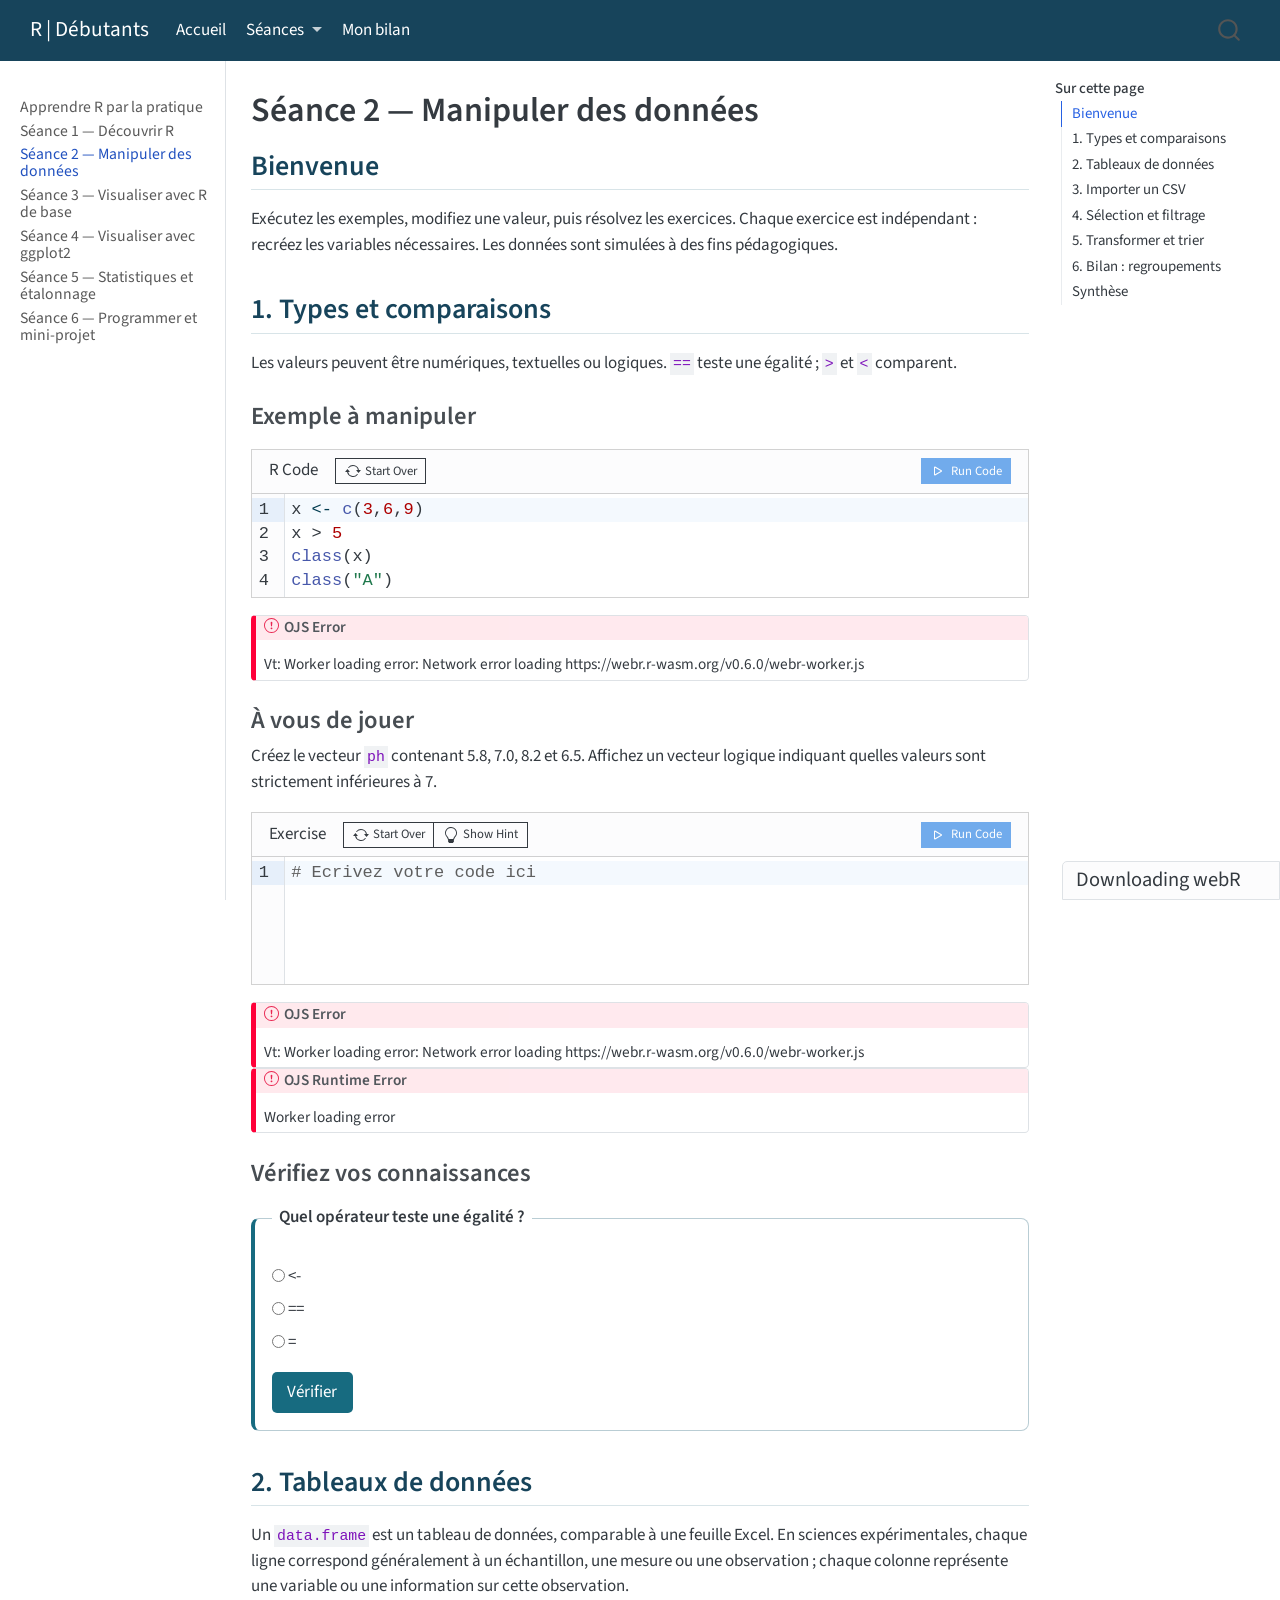
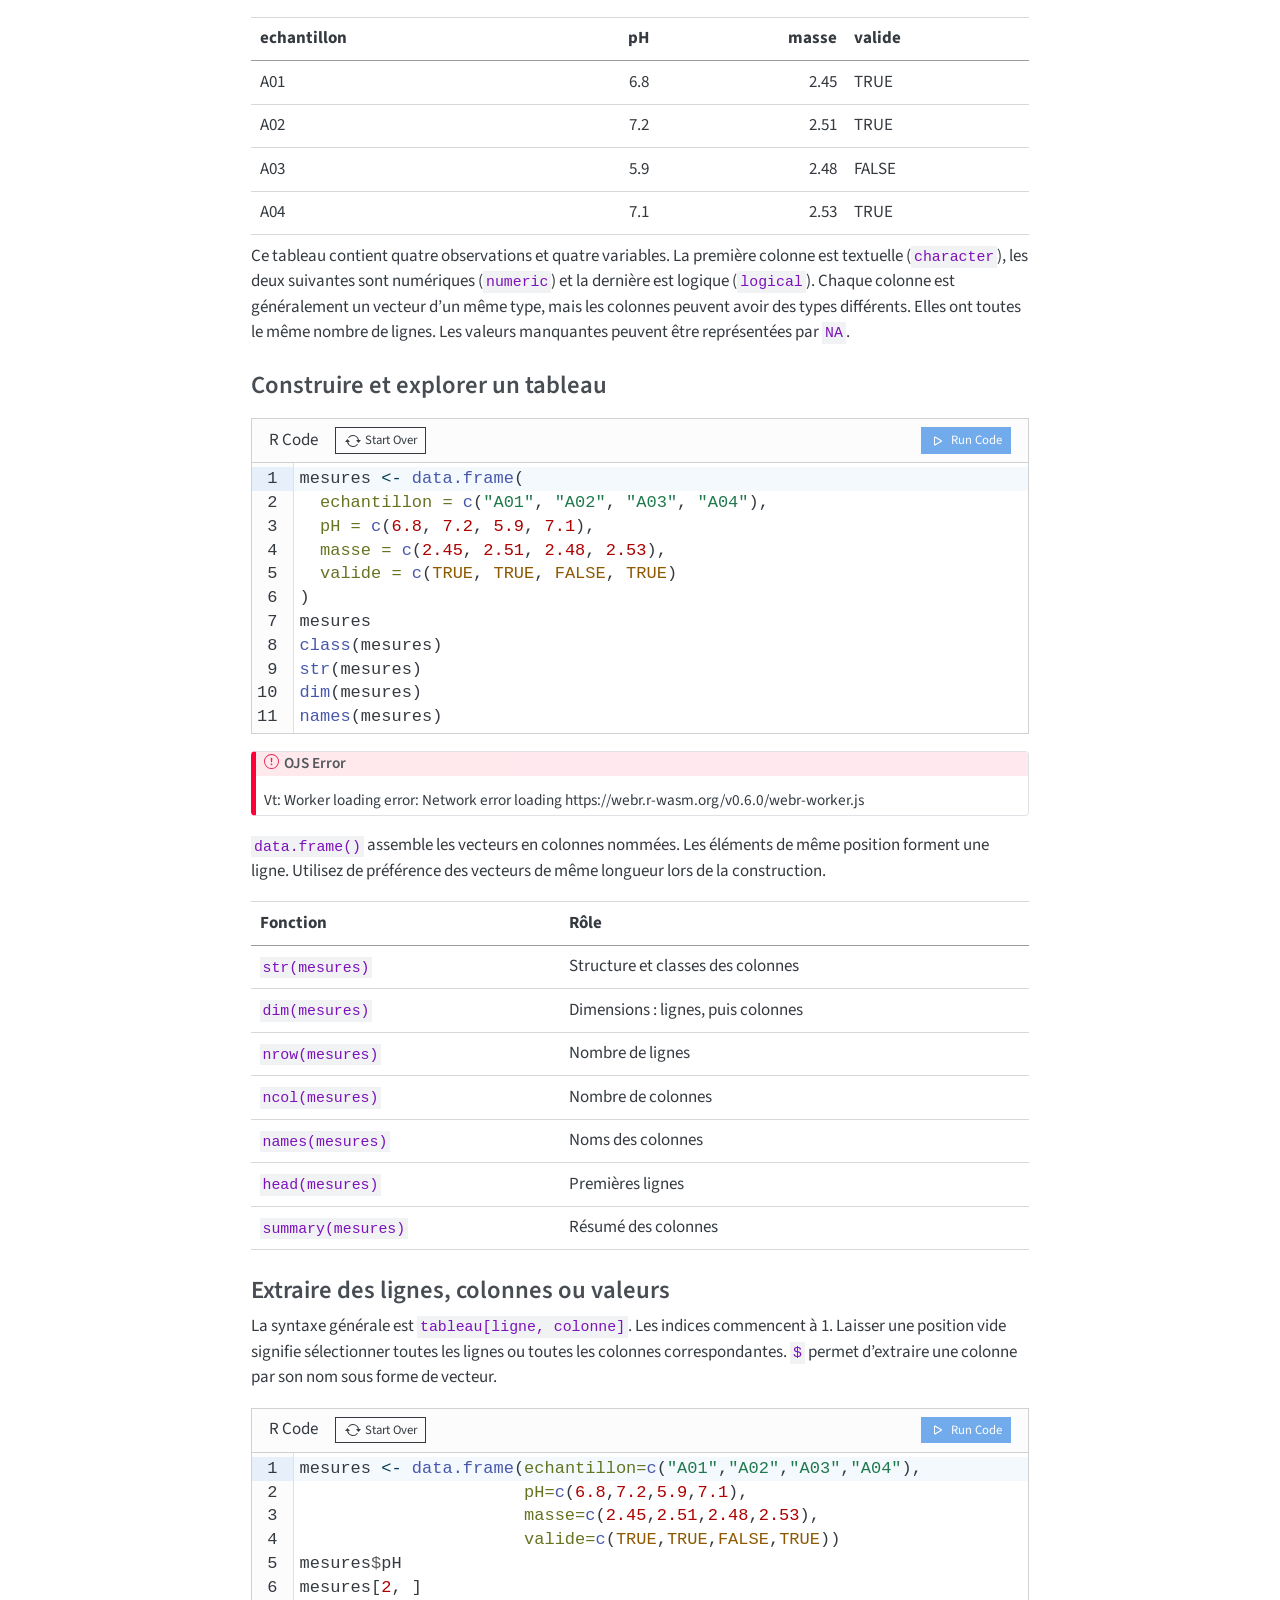
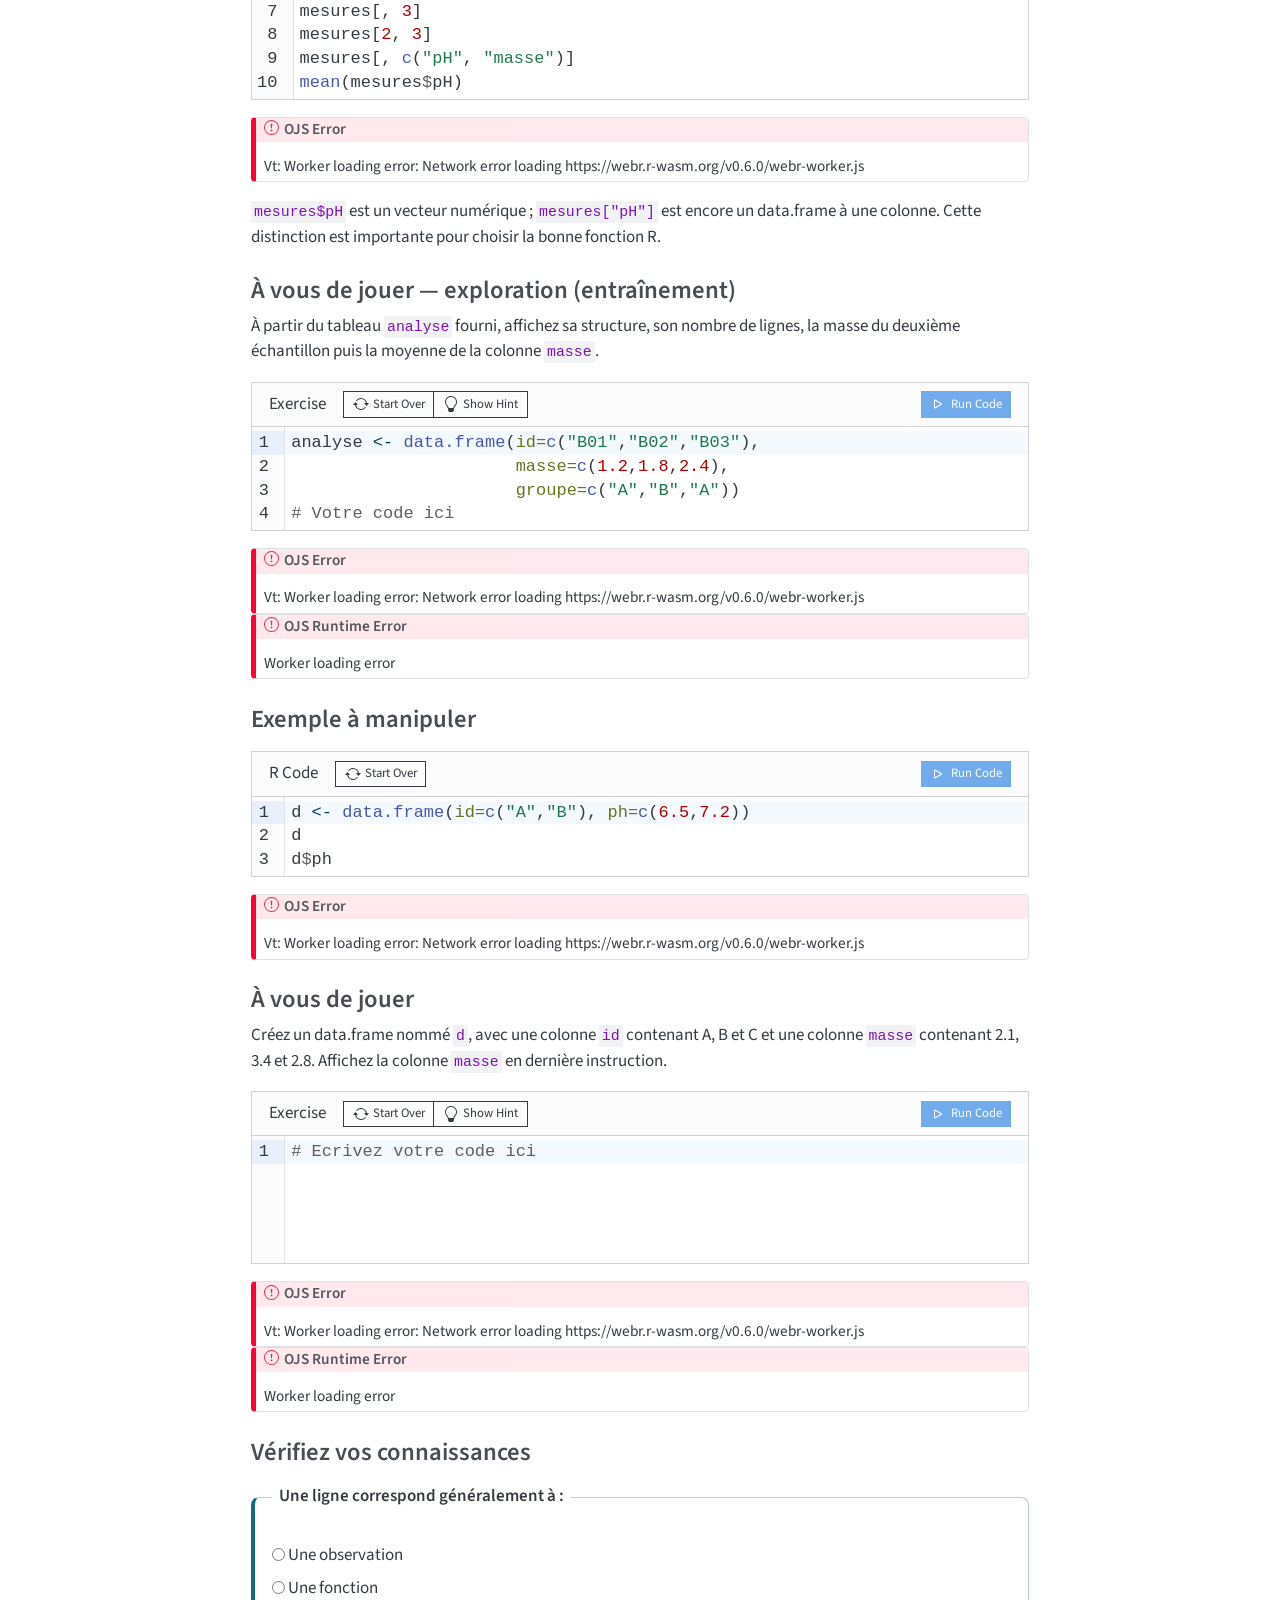
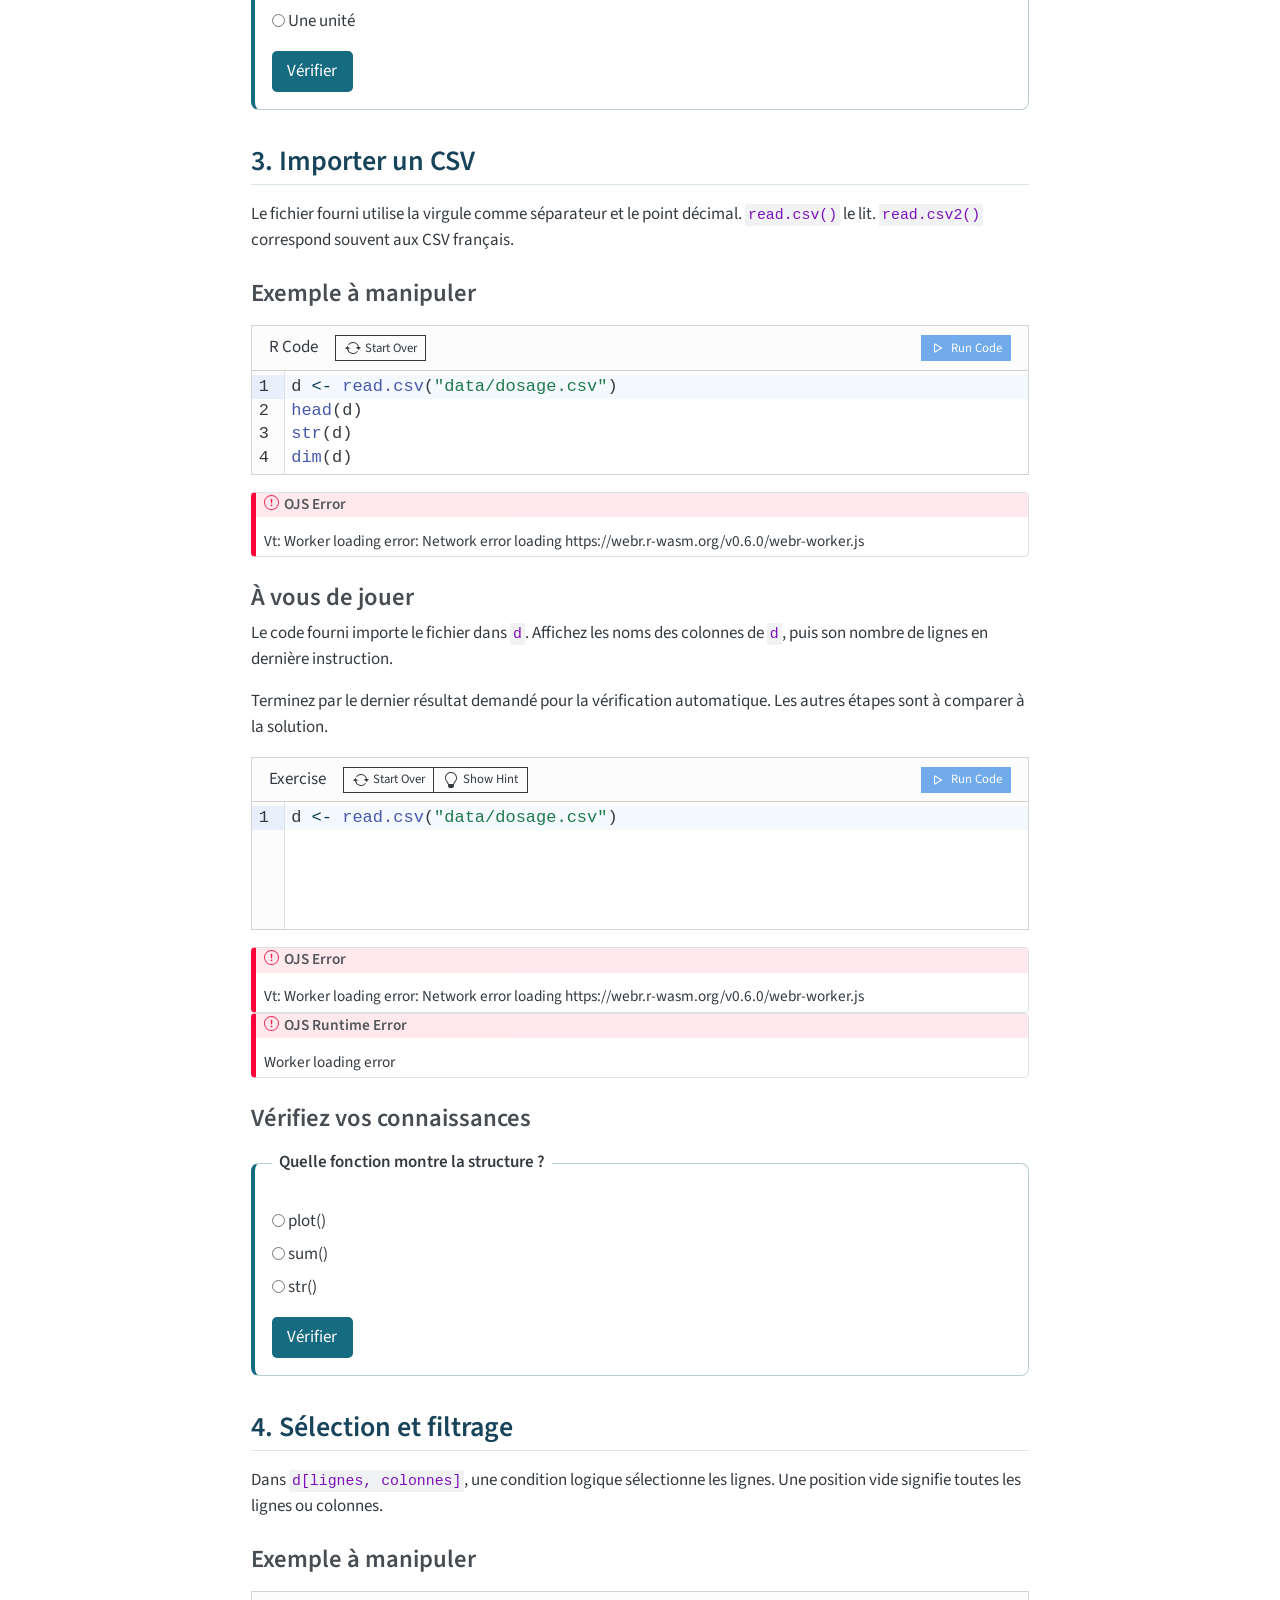
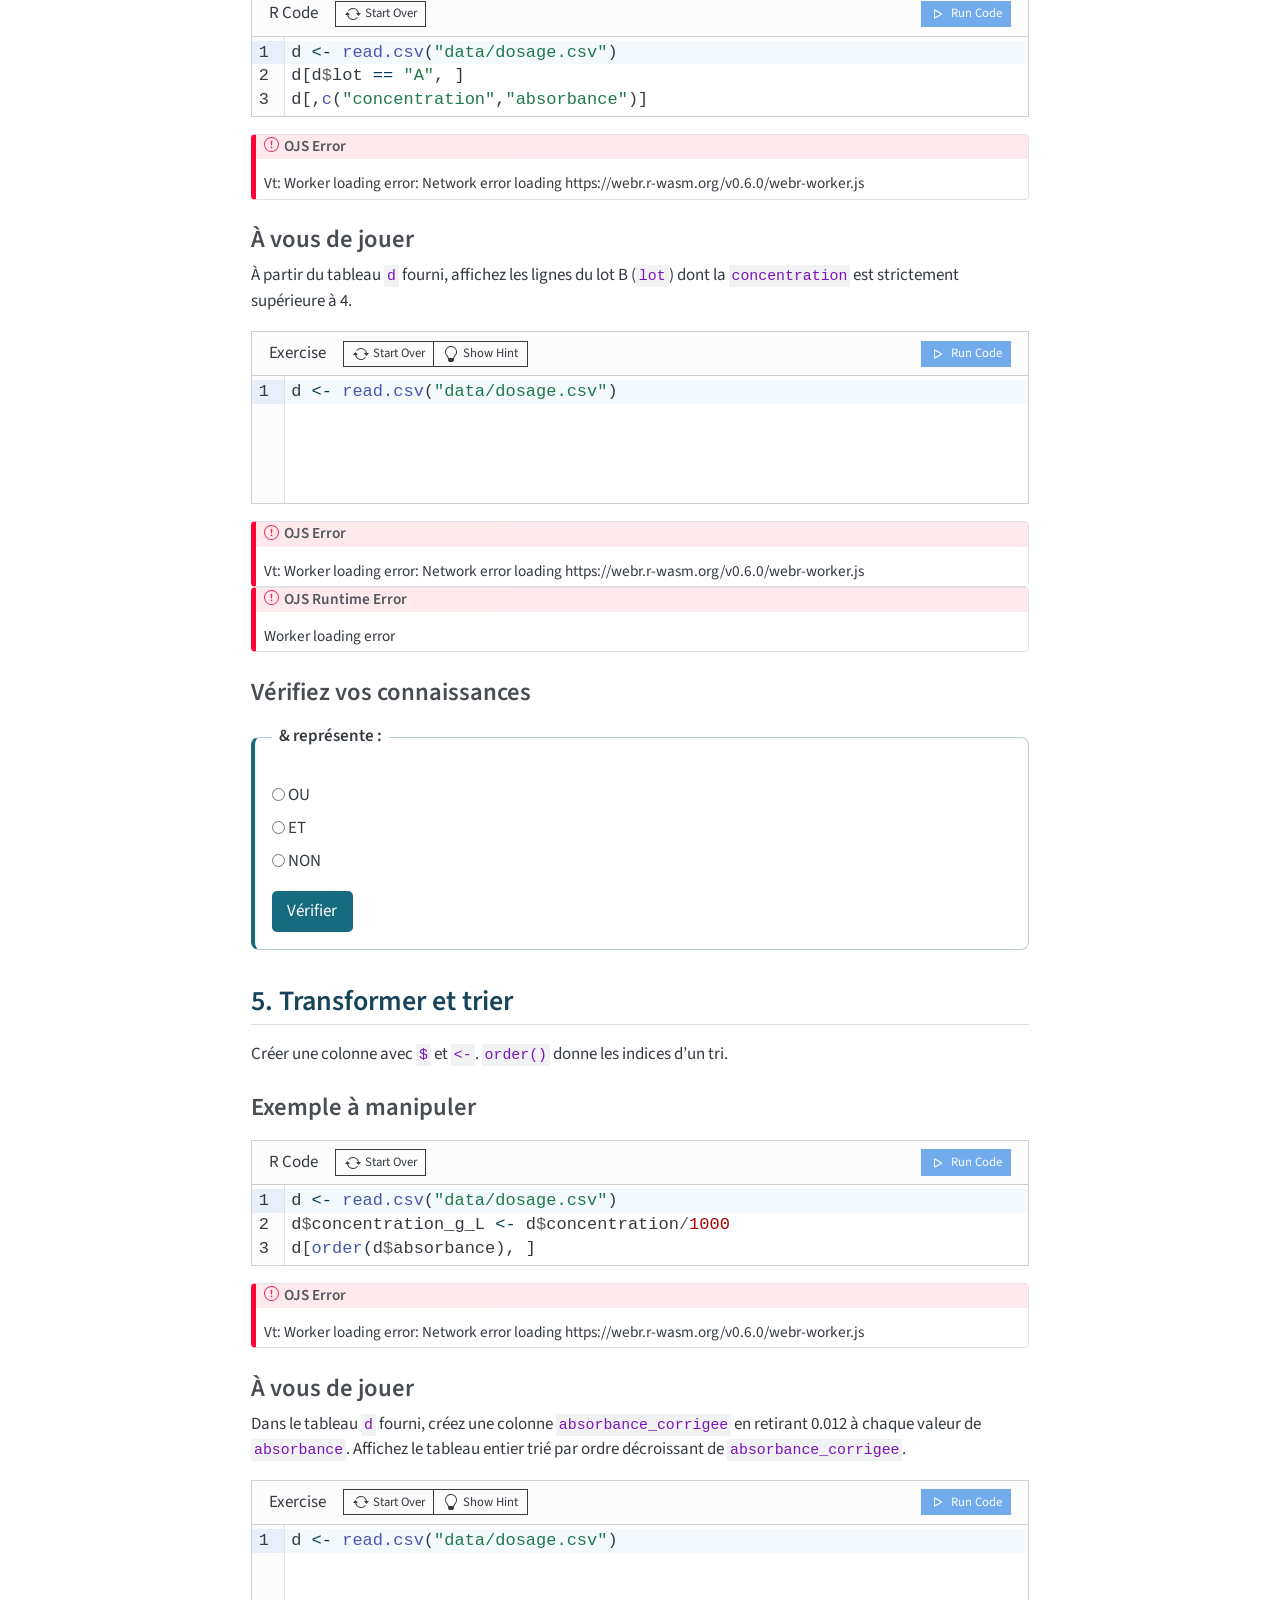
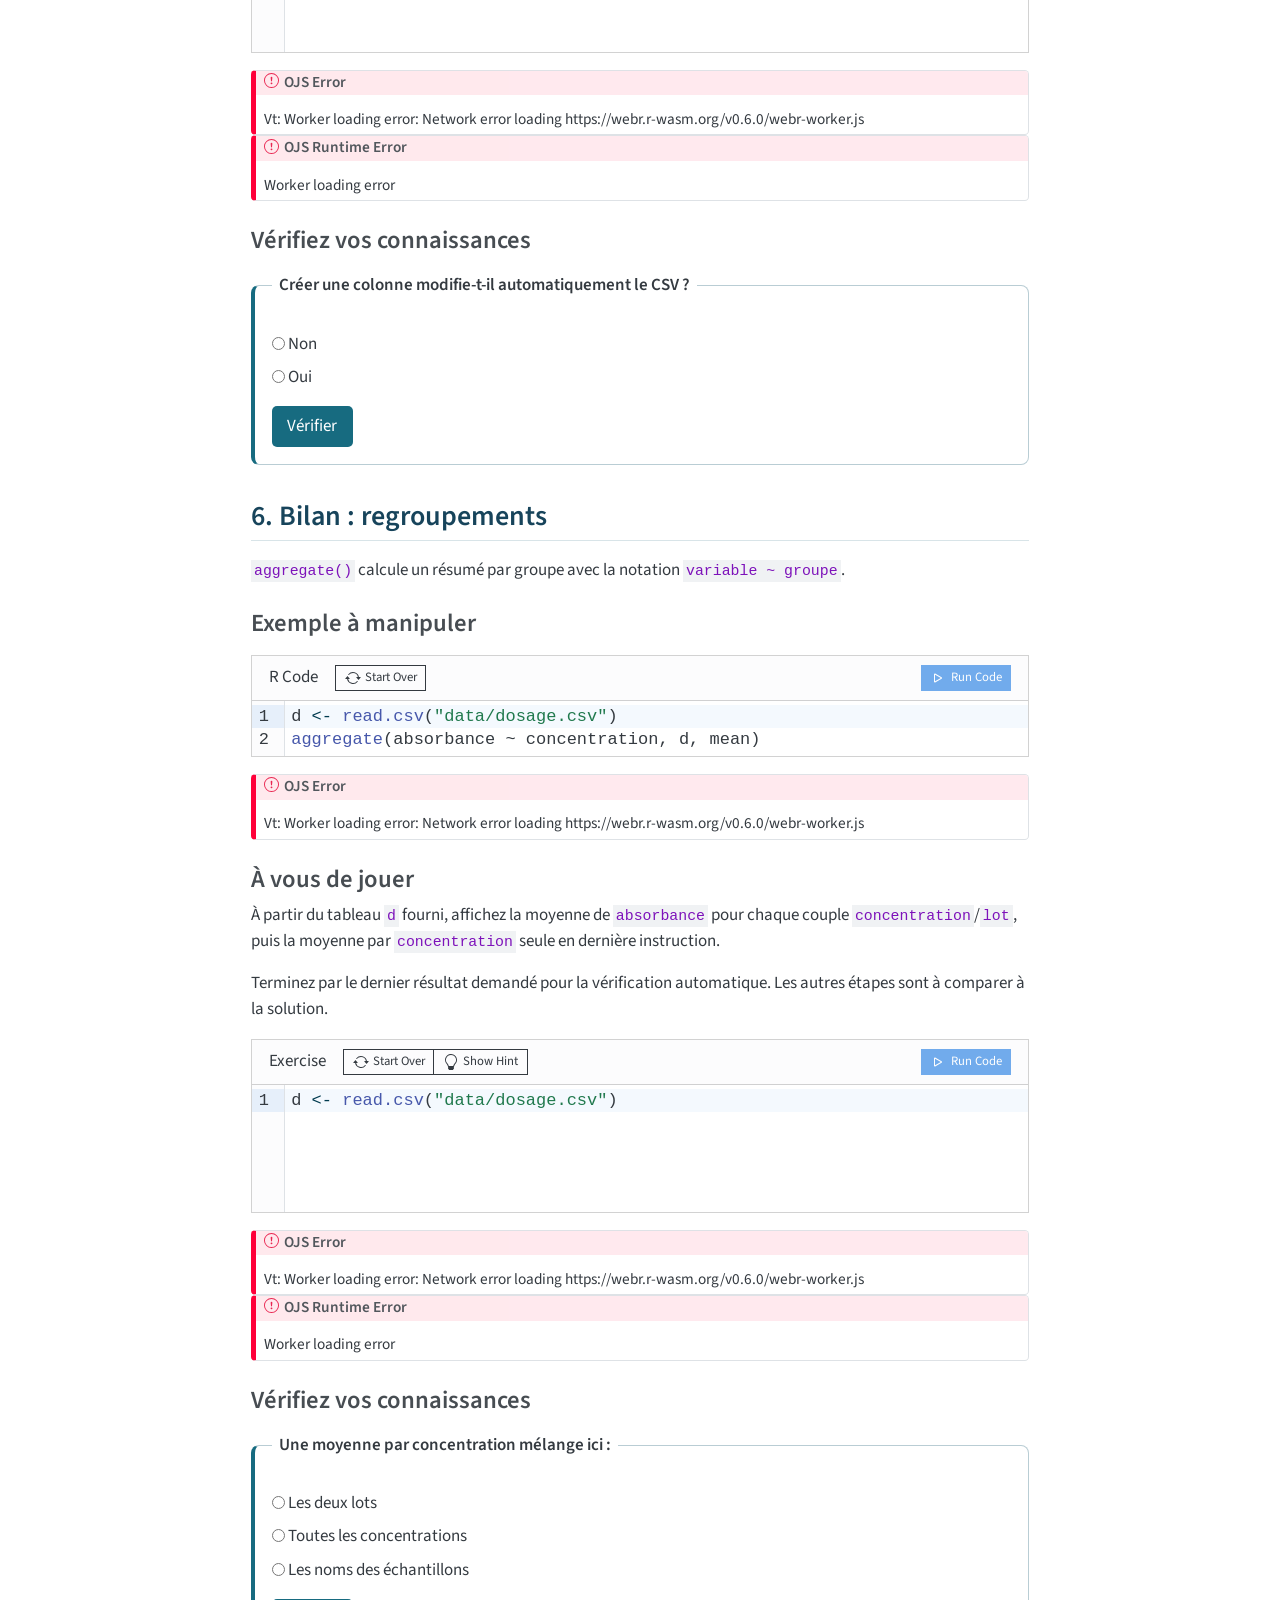
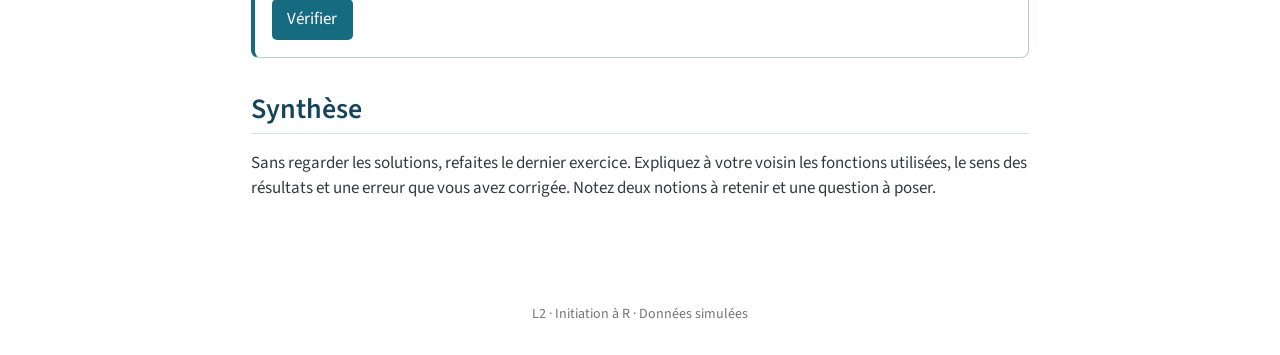
<file: 02_seance.html>
<!DOCTYPE html>
<html xmlns="http://www.w3.org/1999/xhtml" lang="fr" xml:lang="fr"><head>

<meta charset="utf-8">
<meta name="generator" content="quarto-1.10.18">

<meta name="viewport" content="width=device-width, initial-scale=1.0, user-scalable=yes">


<title>Séance 2 — Manipuler des données – R | Débutants</title>
<style>
/* Default styles provided by pandoc.
** See https://pandoc.org/MANUAL.html#variables-for-html for config info.
*/
span.smallcaps{font-variant: small-caps;}
div.columns{display: flex; gap: 1.5em;}
div.column{flex: auto;}
@media screen {
div.columns{gap: min(4vw, 1.5em);}
div.column{overflow-x: auto;}
}
div.hanging-indent{margin-left: 1.5em; text-indent: -1.5em;}
ul.task-list{list-style: none;}
ul.task-list li input[type="checkbox"] {
  width: 0.8em;
  margin: 0 0.8em 0.2em -1em; /* quarto-specific, see https://github.com/quarto-dev/quarto-cli/issues/4556 */ 
  vertical-align: middle;
}
/* CSS for syntax highlighting */
html { -webkit-text-size-adjust: 100%; }
pre > code.sourceCode { white-space: pre; position: relative; }
pre > code.sourceCode > span { display: inline-block; line-height: 1.25; }
pre > code.sourceCode > span:empty { height: 1.2em; }
.sourceCode { overflow: visible; }
code.sourceCode > span { color: inherit; text-decoration: inherit; }
div.sourceCode { margin: 1em 0; }
pre.sourceCode { margin: 0; }
@media screen {
div.sourceCode { overflow: auto; }
}
@media print {
pre > code.sourceCode { white-space: pre-wrap; }
pre > code.sourceCode > span { text-indent: -5em; padding-left: 5em; }
}
pre.numberSource code
  { counter-reset: source-line 0; }
pre.numberSource code > span
  { position: relative; left: -4em; counter-increment: source-line; }
pre.numberSource code > span > a:first-child::before
  { content: counter(source-line);
    position: relative; left: -1em; text-align: right; vertical-align: baseline;
    border: none; display: inline-block;
    -webkit-touch-callout: none; -webkit-user-select: none;
    -khtml-user-select: none; -moz-user-select: none;
    -ms-user-select: none; user-select: none;
    padding: 0 4px; width: 4em;
  }
pre.numberSource { margin-left: 3em;  padding-left: 4px; }
div.sourceCode
  {   }
@media screen {
pre > code.sourceCode > span > a:first-child::before { text-decoration: underline; }
}
</style>


<script src="site_libs/quarto-nav/quarto-nav.js"></script>
<script src="site_libs/quarto-nav/headroom.min.js"></script>
<script src="site_libs/clipboard/clipboard.min.js"></script>
<script src="site_libs/quarto-search/autocomplete.umd.js"></script>
<script src="site_libs/quarto-search/fuse.min.js"></script>
<script src="site_libs/quarto-search/quarto-search.js"></script>
<meta name="quarto:offset" content="./">
<script src="site_libs/quarto-html/quarto.js" type="module"></script>
<script src="site_libs/quarto-html/tabsets/tabsets.js" type="module"></script>
<script src="site_libs/quarto-html/popper.min.js"></script>
<script src="site_libs/quarto-html/tippy.umd.min.js"></script>
<script src="site_libs/quarto-html/anchor.min.js"></script>
<link href="site_libs/quarto-html/tippy.css" rel="stylesheet">
<link href="site_libs/quarto-html/quarto-syntax-highlighting-64a204ab8560d761af7679ceaba22944.css" rel="stylesheet" id="quarto-text-highlighting-styles">
<script src="site_libs/bootstrap/bootstrap.min.js"></script>
<link href="site_libs/bootstrap/bootstrap-icons.css" rel="stylesheet">
<link href="site_libs/bootstrap/bootstrap-629c56ba100745318e9dcb35146191d0.min.css" rel="stylesheet" append-hash="true" id="quarto-bootstrap" data-mode="light">
<script src="site_libs/quarto-contrib/live-runtime/live-runtime.js" type="module"></script>
<link href="site_libs/quarto-contrib/live-runtime/live-runtime.css" rel="stylesheet">
<script id="quarto-search-options" type="application/json">{
  "location": "navbar",
  "copy-button": false,
  "collapse-after": 3,
  "panel-placement": "end",
  "type": "overlay",
  "limit": 50,
  "keyboard-shortcut": [
    "f",
    "/",
    "s"
  ],
  "show-item-context": false,
  "language": {
    "search-no-results-text": "Pas de résultats",
    "search-matching-documents-text": "documents trouvés",
    "search-copy-link-title": "Copier le lien vers la recherche",
    "search-hide-matches-text": "Cacher les correspondances additionnelles",
    "search-more-match-text": "correspondance de plus dans ce document",
    "search-more-matches-text": "correspondances de plus dans ce document",
    "search-clear-button-title": "Effacer",
    "search-text-placeholder": "",
    "search-detached-cancel-button-title": "Annuler",
    "search-submit-button-title": "Envoyer",
    "search-label": "Recherche"
  }
}</script>
<script type="module" src="site_libs/quarto-ojs/quarto-ojs-runtime.js"></script>
<link href="site_libs/quarto-ojs/quarto-ojs.css" rel="stylesheet">


<link rel="stylesheet" href="styles.css">
</head>

<body class="nav-sidebar docked nav-fixed quarto-light">

<div id="quarto-search-results"></div>
  <header id="quarto-header" class="headroom fixed-top">
    <nav class="navbar navbar-expand-lg " data-bs-theme="dark">
      <div class="navbar-container container-fluid">
      <div class="navbar-brand-container mx-auto">
    <a class="navbar-brand" href="./index.html">
    <span class="navbar-title">R | Débutants</span>
    </a>
  </div>
            <div id="quarto-search" class="" title="Recherche"></div>
          <button class="navbar-toggler" type="button" data-bs-toggle="collapse" data-bs-target="#navbarCollapse" aria-controls="navbarCollapse" role="menu" aria-expanded="false" aria-label="Basculer la navigation" onclick="if (window.quartoToggleHeadroom) { window.quartoToggleHeadroom(); }">
  <span class="navbar-toggler-icon"></span>
</button>
          <div class="collapse navbar-collapse" id="navbarCollapse">
            <ul class="navbar-nav navbar-nav-scroll me-auto">
  <li class="nav-item">
    <a class="nav-link active" href="./index.html" aria-current="page"> 
<span class="menu-text">Accueil</span></a>
  </li>  
  <li class="nav-item dropdown ">
    <a class="nav-link dropdown-toggle" href="#" id="nav-menu-séances" role="link" data-bs-toggle="dropdown" aria-expanded="false">
 <span class="menu-text">Séances</span>
    </a>
    <ul class="dropdown-menu" aria-labelledby="nav-menu-séances">    
        <li>
    <a class="dropdown-item" href="./01_seance.html">
 <span class="dropdown-text">1 — Découvrir R</span></a>
  </li>  
        <li>
    <a class="dropdown-item" href="./02_seance.html">
 <span class="dropdown-text">2 — Données</span></a>
  </li>  
        <li>
    <a class="dropdown-item" href="./03_seance.html">
 <span class="dropdown-text">3 — Graphiques avec R de base</span></a>
  </li>  
        <li>
    <a class="dropdown-item" href="./04_seance.html">
 <span class="dropdown-text">4 — ggplot2</span></a>
  </li>  
        <li>
    <a class="dropdown-item" href="./05_seance.html">
 <span class="dropdown-text">5 — Statistiques</span></a>
  </li>  
        <li>
    <a class="dropdown-item" href="./06_seance.html">
 <span class="dropdown-text">6 — Mini-projet</span></a>
  </li>  
    </ul>
  </li>
  <li class="nav-item">
    <a class="nav-link" href="./bilan.html"> 
<span class="menu-text">Mon bilan</span></a>
  </li>  
</ul>
          </div> <!-- /navcollapse -->
            <div class="quarto-navbar-tools">
</div>
      </div> <!-- /container-fluid -->
    </nav>
  <nav class="quarto-secondary-nav">
    <div class="container-fluid d-flex">
      <button type="button" class="quarto-btn-toggle btn" data-bs-toggle="collapse" role="button" data-bs-target=".quarto-sidebar-collapse-item" aria-controls="quarto-sidebar" aria-expanded="false" aria-label="Basculer la barre latérale" onclick="if (window.quartoToggleHeadroom) { window.quartoToggleHeadroom(); }">
        <i class="bi bi-layout-text-sidebar-reverse"></i>
      </button>
        <nav class="quarto-page-breadcrumbs" aria-label="breadcrumb"><ol class="breadcrumb"><li class="breadcrumb-item"><a href="./02_seance.html">Séance 2 — Manipuler des données</a></li></ol></nav>
        <a class="flex-grow-1" role="navigation" data-bs-toggle="collapse" data-bs-target=".quarto-sidebar-collapse-item" aria-controls="quarto-sidebar" aria-expanded="false" aria-label="Basculer la barre latérale" onclick="if (window.quartoToggleHeadroom) { window.quartoToggleHeadroom(); }">      
        </a>
    </div>
  </nav>
</header>
<!-- content -->
<div id="quarto-content" class="quarto-container page-columns page-rows-contents page-layout-article page-navbar">
<!-- sidebar -->
  <nav id="quarto-sidebar" class="sidebar collapse collapse-horizontal quarto-sidebar-collapse-item sidebar-navigation docked overflow-auto">
    <div class="sidebar-menu-container"> 
    <ul class="list-unstyled mt-1">
        <li class="sidebar-item">
  <div class="sidebar-item-container"> 
  <a href="./index.html" class="sidebar-item-text sidebar-link">
 <span class="menu-text">Apprendre R par la pratique</span></a>
  </div>
</li>
        <li class="sidebar-item">
  <div class="sidebar-item-container"> 
  <a href="./01_seance.html" class="sidebar-item-text sidebar-link">
 <span class="menu-text">Séance 1 — Découvrir R</span></a>
  </div>
</li>
        <li class="sidebar-item">
  <div class="sidebar-item-container"> 
  <a href="./02_seance.html" class="sidebar-item-text sidebar-link active">
 <span class="menu-text">Séance 2 — Manipuler des données</span></a>
  </div>
</li>
        <li class="sidebar-item">
  <div class="sidebar-item-container"> 
  <a href="./03_seance.html" class="sidebar-item-text sidebar-link">
 <span class="menu-text">Séance 3 — Visualiser avec R de base</span></a>
  </div>
</li>
        <li class="sidebar-item">
  <div class="sidebar-item-container"> 
  <a href="./04_seance.html" class="sidebar-item-text sidebar-link">
 <span class="menu-text">Séance 4 — Visualiser avec ggplot2</span></a>
  </div>
</li>
        <li class="sidebar-item">
  <div class="sidebar-item-container"> 
  <a href="./05_seance.html" class="sidebar-item-text sidebar-link">
 <span class="menu-text">Séance 5 — Statistiques et étalonnage</span></a>
  </div>
</li>
        <li class="sidebar-item">
  <div class="sidebar-item-container"> 
  <a href="./06_seance.html" class="sidebar-item-text sidebar-link">
 <span class="menu-text">Séance 6 — Programmer et mini-projet</span></a>
  </div>
</li>
    </ul>
    </div>
</nav>
<div id="quarto-sidebar-glass" class="quarto-sidebar-collapse-item" data-bs-toggle="collapse" data-bs-target=".quarto-sidebar-collapse-item"></div>
<!-- margin-sidebar -->
    <div id="quarto-margin-sidebar" class="sidebar margin-sidebar">
        <nav id="TOC" role="doc-toc" class="toc-active">
    <h2 id="toc-title">Sur cette page</h2>
   
  <ul>
  <li><a href="#bienvenue" id="toc-bienvenue" class="nav-link active" data-scroll-target="#bienvenue">Bienvenue</a></li>
  <li><a href="#types-et-comparaisons" id="toc-types-et-comparaisons" class="nav-link" data-scroll-target="#types-et-comparaisons">1. Types et comparaisons</a>
  <ul class="collapse">
  <li><a href="#exemple-à-manipuler" id="toc-exemple-à-manipuler" class="nav-link" data-scroll-target="#exemple-à-manipuler">Exemple à manipuler</a></li>
  <li><a href="#à-vous-de-jouer" id="toc-à-vous-de-jouer" class="nav-link" data-scroll-target="#à-vous-de-jouer">À vous de jouer</a></li>
  <li><a href="#vérifiez-vos-connaissances" id="toc-vérifiez-vos-connaissances" class="nav-link" data-scroll-target="#vérifiez-vos-connaissances">Vérifiez vos connaissances</a></li>
  </ul></li>
  <li><a href="#tableaux-de-données" id="toc-tableaux-de-données" class="nav-link" data-scroll-target="#tableaux-de-données">2. Tableaux de données</a>
  <ul class="collapse">
  <li><a href="#construire-et-explorer-un-tableau" id="toc-construire-et-explorer-un-tableau" class="nav-link" data-scroll-target="#construire-et-explorer-un-tableau">Construire et explorer un tableau</a></li>
  <li><a href="#extraire-des-lignes-colonnes-ou-valeurs" id="toc-extraire-des-lignes-colonnes-ou-valeurs" class="nav-link" data-scroll-target="#extraire-des-lignes-colonnes-ou-valeurs">Extraire des lignes, colonnes ou valeurs</a></li>
  <li><a href="#à-vous-de-jouer-exploration-entraînement" id="toc-à-vous-de-jouer-exploration-entraînement" class="nav-link" data-scroll-target="#à-vous-de-jouer-exploration-entraînement">À vous de jouer — exploration (entraînement)</a></li>
  <li><a href="#exemple-à-manipuler-1" id="toc-exemple-à-manipuler-1" class="nav-link" data-scroll-target="#exemple-à-manipuler-1">Exemple à manipuler</a></li>
  <li><a href="#à-vous-de-jouer-1" id="toc-à-vous-de-jouer-1" class="nav-link" data-scroll-target="#à-vous-de-jouer-1">À vous de jouer</a></li>
  <li><a href="#vérifiez-vos-connaissances-1" id="toc-vérifiez-vos-connaissances-1" class="nav-link" data-scroll-target="#vérifiez-vos-connaissances-1">Vérifiez vos connaissances</a></li>
  </ul></li>
  <li><a href="#importer-un-csv" id="toc-importer-un-csv" class="nav-link" data-scroll-target="#importer-un-csv">3. Importer un CSV</a>
  <ul class="collapse">
  <li><a href="#exemple-à-manipuler-2" id="toc-exemple-à-manipuler-2" class="nav-link" data-scroll-target="#exemple-à-manipuler-2">Exemple à manipuler</a></li>
  <li><a href="#à-vous-de-jouer-2" id="toc-à-vous-de-jouer-2" class="nav-link" data-scroll-target="#à-vous-de-jouer-2">À vous de jouer</a></li>
  <li><a href="#vérifiez-vos-connaissances-2" id="toc-vérifiez-vos-connaissances-2" class="nav-link" data-scroll-target="#vérifiez-vos-connaissances-2">Vérifiez vos connaissances</a></li>
  </ul></li>
  <li><a href="#sélection-et-filtrage" id="toc-sélection-et-filtrage" class="nav-link" data-scroll-target="#sélection-et-filtrage">4. Sélection et filtrage</a>
  <ul class="collapse">
  <li><a href="#exemple-à-manipuler-3" id="toc-exemple-à-manipuler-3" class="nav-link" data-scroll-target="#exemple-à-manipuler-3">Exemple à manipuler</a></li>
  <li><a href="#à-vous-de-jouer-3" id="toc-à-vous-de-jouer-3" class="nav-link" data-scroll-target="#à-vous-de-jouer-3">À vous de jouer</a></li>
  <li><a href="#vérifiez-vos-connaissances-3" id="toc-vérifiez-vos-connaissances-3" class="nav-link" data-scroll-target="#vérifiez-vos-connaissances-3">Vérifiez vos connaissances</a></li>
  </ul></li>
  <li><a href="#transformer-et-trier" id="toc-transformer-et-trier" class="nav-link" data-scroll-target="#transformer-et-trier">5. Transformer et trier</a>
  <ul class="collapse">
  <li><a href="#exemple-à-manipuler-4" id="toc-exemple-à-manipuler-4" class="nav-link" data-scroll-target="#exemple-à-manipuler-4">Exemple à manipuler</a></li>
  <li><a href="#à-vous-de-jouer-4" id="toc-à-vous-de-jouer-4" class="nav-link" data-scroll-target="#à-vous-de-jouer-4">À vous de jouer</a></li>
  <li><a href="#vérifiez-vos-connaissances-4" id="toc-vérifiez-vos-connaissances-4" class="nav-link" data-scroll-target="#vérifiez-vos-connaissances-4">Vérifiez vos connaissances</a></li>
  </ul></li>
  <li><a href="#bilan-regroupements" id="toc-bilan-regroupements" class="nav-link" data-scroll-target="#bilan-regroupements">6. Bilan : regroupements</a>
  <ul class="collapse">
  <li><a href="#exemple-à-manipuler-5" id="toc-exemple-à-manipuler-5" class="nav-link" data-scroll-target="#exemple-à-manipuler-5">Exemple à manipuler</a></li>
  <li><a href="#à-vous-de-jouer-5" id="toc-à-vous-de-jouer-5" class="nav-link" data-scroll-target="#à-vous-de-jouer-5">À vous de jouer</a></li>
  <li><a href="#vérifiez-vos-connaissances-5" id="toc-vérifiez-vos-connaissances-5" class="nav-link" data-scroll-target="#vérifiez-vos-connaissances-5">Vérifiez vos connaissances</a></li>
  </ul></li>
  <li><a href="#synthèse" id="toc-synthèse" class="nav-link" data-scroll-target="#synthèse">Synthèse</a></li>
  </ul>
</nav>
    </div>
<!-- main -->
<main class="content" id="quarto-document-content">

<header id="title-block-header" class="quarto-title-block default">
<div class="quarto-title">
<h1 class="title">Séance 2 — Manipuler des données</h1>
</div>



<div class="quarto-title-meta">

    
  
    
  </div>
  


</header>


<section id="bienvenue" class="level2">
<h2 class="anchored" data-anchor-id="bienvenue">Bienvenue</h2>
<p>Exécutez les exemples, modifiez une valeur, puis résolvez les exercices. Chaque exercice est indépendant : recréez les variables nécessaires. Les données sont simulées à des fins pédagogiques.</p>
</section>
<section id="types-et-comparaisons" class="level2">
<h2 class="anchored" data-anchor-id="types-et-comparaisons">1. Types et comparaisons</h2>
<p>Les valeurs peuvent être numériques, textuelles ou logiques. <code>==</code> teste une égalité ; <code>&gt;</code> et <code>&lt;</code> comparent.</p>
<section id="exemple-à-manipuler" class="level3">
<h3 class="anchored" data-anchor-id="exemple-à-manipuler">Exemple à manipuler</h3>
<div class="cell">
<div>
<div id="webr-1" class="exercise-cell">

</div>
<script type="webr-1-contents">
eyJhdHRyIjp7ImVkaXQiOnRydWUsImV2YWwiOnRydWV9LCJjb2RlIjoieCA8LSBjKDMsNiw5KVxueCA+IDVcbmNsYXNzKHgpXG5jbGFzcyhcIkFcIikifQ==
</script>
</div>
</div>
</section>
<section id="à-vous-de-jouer" class="level3">
<h3 class="anchored" data-anchor-id="à-vous-de-jouer">À vous de jouer</h3>
<p>Créez le vecteur <code>ph</code> contenant 5.8, 7.0, 8.2 et 6.5. Affichez un vecteur logique indiquant quelles valeurs sont strictement inférieures à 7.</p>
<div class="cell" data-exercise="s2e1" data-persist="true" data-min-lines="5">
<div>
<div id="webr-2" class="exercise-cell">

</div>
<script type="webr-2-contents">
eyJhdHRyIjp7ImVkaXQiOnRydWUsImV2YWwiOnRydWUsImV4ZXJjaXNlIjoiczJlMSIsIm1pbi1saW5lcyI6NSwicGVyc2lzdCI6dHJ1ZX0sImNvZGUiOiIjIEVjcml2ZXogdm90cmUgY29kZSBpY2kifQ==
</script>
</div>
</div>
<div class="hint webr-ojs-exercise exercise-hint d-none" data-exercise="s2e1">
<p>Utiliser &lt; 7.</p>
</div>
<div class="webr-ojs-exercise exercise-solution d-none" data-exercise="s2e1">
<div class="code-copy-outer-scaffold"><div class="sourceCode" id="cb1"><pre class="sourceCode r code-with-copy"><code class="sourceCode r"><span id="cb1-1"><a href="#cb1-1" aria-hidden="true" tabindex="-1"></a>ph <span class="ot">&lt;-</span> <span class="fu">c</span>(<span class="fl">5.8</span>,<span class="fl">7.0</span>,<span class="fl">8.2</span>,<span class="fl">6.5</span>)</span>
<span id="cb1-2"><a href="#cb1-2" aria-hidden="true" tabindex="-1"></a>ph <span class="sc">&lt;</span> <span class="dv">7</span></span></code></pre></div><button title="Copier vers le presse-papier" class="code-copy-button"><i class="bi"></i></button></div>
</div>
<div class="cell" data-exercise="s2e1" data-check="true">
<script type="exercise-check-s2e1-contents">
[base64]
</script>
</div>
</section>
<section id="vérifiez-vos-connaissances" class="level3">
<h3 class="anchored" data-anchor-id="vérifiez-vos-connaissances">Vérifiez vos connaissances</h3>
<fieldset class="quiz"><legend>Quel opérateur teste une égalité ?</legend>
<label class="quiz-option"><input type="radio" name="s2e1" value="0"> &lt;-</label>
<label class="quiz-option"><input type="radio" name="s2e1" value="1"> ==</label>
<label class="quiz-option"><input type="radio" name="s2e1" value="0"> =</label>
<button type="button" onclick="const f=this.closest('fieldset'); const a=f.querySelector('input:checked'); f.querySelector('output').textContent=!a?'Choisissez une réponse.':a.value==='1'?'Bonne réponse !':'Réessayez.';">Vérifier</button> <output aria-live="polite"></output>
</fieldset>
</section>
</section>
<section id="tableaux-de-données" class="level2">
<h2 class="anchored" data-anchor-id="tableaux-de-données">2. Tableaux de données</h2>
<p>Un <code>data.frame</code> est un tableau de données, comparable à une feuille Excel. En sciences expérimentales, chaque ligne correspond généralement à un échantillon, une mesure ou une observation ; chaque colonne représente une variable ou une information sur cette observation.</p>
<table class="caption-top table">
<thead>
<tr class="header">
<th>echantillon</th>
<th style="text-align: right;">pH</th>
<th style="text-align: right;">masse</th>
<th>valide</th>
</tr>
</thead>
<tbody>
<tr class="odd">
<td>A01</td>
<td style="text-align: right;">6.8</td>
<td style="text-align: right;">2.45</td>
<td>TRUE</td>
</tr>
<tr class="even">
<td>A02</td>
<td style="text-align: right;">7.2</td>
<td style="text-align: right;">2.51</td>
<td>TRUE</td>
</tr>
<tr class="odd">
<td>A03</td>
<td style="text-align: right;">5.9</td>
<td style="text-align: right;">2.48</td>
<td>FALSE</td>
</tr>
<tr class="even">
<td>A04</td>
<td style="text-align: right;">7.1</td>
<td style="text-align: right;">2.53</td>
<td>TRUE</td>
</tr>
</tbody>
</table>
<p>Ce tableau contient quatre observations et quatre variables. La première colonne est textuelle (<code>character</code>), les deux suivantes sont numériques (<code>numeric</code>) et la dernière est logique (<code>logical</code>). Chaque colonne est généralement un vecteur d’un même type, mais les colonnes peuvent avoir des types différents. Elles ont toutes le même nombre de lignes. Les valeurs manquantes peuvent être représentées par <code>NA</code>.</p>
<section id="construire-et-explorer-un-tableau" class="level3">
<h3 class="anchored" data-anchor-id="construire-et-explorer-un-tableau">Construire et explorer un tableau</h3>
<div class="cell">
<div>
<div id="webr-4" class="exercise-cell">

</div>
<script type="webr-4-contents">
[base64]
</script>
</div>
</div>
<p><code>data.frame()</code> assemble les vecteurs en colonnes nommées. Les éléments de même position forment une ligne. Utilisez de préférence des vecteurs de même longueur lors de la construction.</p>
<table class="caption-top table">
<thead>
<tr class="header">
<th>Fonction</th>
<th>Rôle</th>
</tr>
</thead>
<tbody>
<tr class="odd">
<td><code>str(mesures)</code></td>
<td>Structure et classes des colonnes</td>
</tr>
<tr class="even">
<td><code>dim(mesures)</code></td>
<td>Dimensions : lignes, puis colonnes</td>
</tr>
<tr class="odd">
<td><code>nrow(mesures)</code></td>
<td>Nombre de lignes</td>
</tr>
<tr class="even">
<td><code>ncol(mesures)</code></td>
<td>Nombre de colonnes</td>
</tr>
<tr class="odd">
<td><code>names(mesures)</code></td>
<td>Noms des colonnes</td>
</tr>
<tr class="even">
<td><code>head(mesures)</code></td>
<td>Premières lignes</td>
</tr>
<tr class="odd">
<td><code>summary(mesures)</code></td>
<td>Résumé des colonnes</td>
</tr>
</tbody>
</table>
</section>
<section id="extraire-des-lignes-colonnes-ou-valeurs" class="level3">
<h3 class="anchored" data-anchor-id="extraire-des-lignes-colonnes-ou-valeurs">Extraire des lignes, colonnes ou valeurs</h3>
<p>La syntaxe générale est <code>tableau[ligne, colonne]</code>. Les indices commencent à 1. Laisser une position vide signifie sélectionner toutes les lignes ou toutes les colonnes correspondantes. <code>$</code> permet d’extraire une colonne par son nom sous forme de vecteur.</p>
<div class="cell">
<div>
<div id="webr-5" class="exercise-cell">

</div>
<script type="webr-5-contents">
[base64]
</script>
</div>
</div>
<p><code>mesures$pH</code> est un vecteur numérique ; <code>mesures["pH"]</code> est encore un data.frame à une colonne. Cette distinction est importante pour choisir la bonne fonction R.</p>
</section>
<section id="à-vous-de-jouer-exploration-entraînement" class="level3">
<h3 class="anchored" data-anchor-id="à-vous-de-jouer-exploration-entraînement">À vous de jouer — exploration (entraînement)</h3>
<p>À partir du tableau <code>analyse</code> fourni, affichez sa structure, son nombre de lignes, la masse du deuxième échantillon puis la moyenne de la colonne <code>masse</code>.</p>
<div class="cell" data-exercise="s2table-pratique" data-persist="true">
<div>
<div id="webr-6" class="exercise-cell">

</div>
<script type="webr-6-contents">
[base64]
</script>
</div>
</div>
<div class="hint webr-ojs-exercise exercise-hint d-none" data-exercise="s2table-pratique">
<p>Utilisez <code>str()</code>, <code>nrow()</code>, les crochets et <code>mean()</code>.</p>
</div>
<div class="webr-ojs-exercise exercise-solution d-none" data-exercise="s2table-pratique">
<div class="code-copy-outer-scaffold"><div class="sourceCode" id="cb2"><pre class="sourceCode r code-with-copy"><code class="sourceCode r"><span id="cb2-1"><a href="#cb2-1" aria-hidden="true" tabindex="-1"></a><span class="fu">str</span>(analyse)</span>
<span id="cb2-2"><a href="#cb2-2" aria-hidden="true" tabindex="-1"></a><span class="fu">nrow</span>(analyse)</span>
<span id="cb2-3"><a href="#cb2-3" aria-hidden="true" tabindex="-1"></a>analyse[<span class="dv">2</span>, <span class="st">"masse"</span>]</span>
<span id="cb2-4"><a href="#cb2-4" aria-hidden="true" tabindex="-1"></a><span class="fu">mean</span>(analyse<span class="sc">$</span>masse)</span></code></pre></div><button title="Copier vers le presse-papier" class="code-copy-button"><i class="bi"></i></button></div>
</div>
</section>
<section id="exemple-à-manipuler-1" class="level3">
<h3 class="anchored" data-anchor-id="exemple-à-manipuler-1">Exemple à manipuler</h3>
<div class="cell">
<div>
<div id="webr-7" class="exercise-cell">

</div>
<script type="webr-7-contents">
eyJhdHRyIjp7ImVkaXQiOnRydWUsImV2YWwiOnRydWV9LCJjb2RlIjoiZCA8LSBkYXRhLmZyYW1lKGlkPWMoXCJBXCIsXCJCXCIpLCBwaD1jKDYuNSw3LjIpKVxuZFxuZCRwaCJ9
</script>
</div>
</div>
</section>
<section id="à-vous-de-jouer-1" class="level3">
<h3 class="anchored" data-anchor-id="à-vous-de-jouer-1">À vous de jouer</h3>
<p>Créez un data.frame nommé <code>d</code>, avec une colonne <code>id</code> contenant A, B et C et une colonne <code>masse</code> contenant 2.1, 3.4 et 2.8. Affichez la colonne <code>masse</code> en dernière instruction.</p>
<div class="cell" data-exercise="s2e2" data-persist="true" data-min-lines="5">
<div>
<div id="webr-8" class="exercise-cell">

</div>
<script type="webr-8-contents">
eyJhdHRyIjp7ImVkaXQiOnRydWUsImV2YWwiOnRydWUsImV4ZXJjaXNlIjoiczJlMiIsIm1pbi1saW5lcyI6NSwicGVyc2lzdCI6dHJ1ZX0sImNvZGUiOiIjIEVjcml2ZXogdm90cmUgY29kZSBpY2kifQ==
</script>
</div>
</div>
<div class="hint webr-ojs-exercise exercise-hint d-none" data-exercise="s2e2">
<p>Utiliser data.frame() et $.</p>
</div>
<div class="webr-ojs-exercise exercise-solution d-none" data-exercise="s2e2">
<div class="code-copy-outer-scaffold"><div class="sourceCode" id="cb3"><pre class="sourceCode r code-with-copy"><code class="sourceCode r"><span id="cb3-1"><a href="#cb3-1" aria-hidden="true" tabindex="-1"></a>d <span class="ot">&lt;-</span> <span class="fu">data.frame</span>(<span class="at">id=</span><span class="fu">c</span>(<span class="st">"A"</span>,<span class="st">"B"</span>,<span class="st">"C"</span>),<span class="at">masse=</span><span class="fu">c</span>(<span class="fl">2.1</span>,<span class="fl">3.4</span>,<span class="fl">2.8</span>))</span>
<span id="cb3-2"><a href="#cb3-2" aria-hidden="true" tabindex="-1"></a>d<span class="sc">$</span>masse</span></code></pre></div><button title="Copier vers le presse-papier" class="code-copy-button"><i class="bi"></i></button></div>
</div>
<div class="cell" data-exercise="s2e2" data-check="true">
<script type="exercise-check-s2e2-contents">
[base64]
</script>
</div>
</section>
<section id="vérifiez-vos-connaissances-1" class="level3">
<h3 class="anchored" data-anchor-id="vérifiez-vos-connaissances-1">Vérifiez vos connaissances</h3>
<fieldset class="quiz"><legend>Une ligne correspond généralement à :</legend>
<label class="quiz-option"><input type="radio" name="s2e2" value="1"> Une observation</label>
<label class="quiz-option"><input type="radio" name="s2e2" value="0"> Une fonction</label>
<label class="quiz-option"><input type="radio" name="s2e2" value="0"> Une unité</label>
<button type="button" onclick="const f=this.closest('fieldset'); const a=f.querySelector('input:checked'); f.querySelector('output').textContent=!a?'Choisissez une réponse.':a.value==='1'?'Bonne réponse !':'Réessayez.';">Vérifier</button> <output aria-live="polite"></output>
</fieldset>
</section>
</section>
<section id="importer-un-csv" class="level2">
<h2 class="anchored" data-anchor-id="importer-un-csv">3. Importer un CSV</h2>
<p>Le fichier fourni utilise la virgule comme séparateur et le point décimal. <code>read.csv()</code> le lit. <code>read.csv2()</code> correspond souvent aux CSV français.</p>
<section id="exemple-à-manipuler-2" class="level3">
<h3 class="anchored" data-anchor-id="exemple-à-manipuler-2">Exemple à manipuler</h3>
<div class="cell">
<div>
<div id="webr-10" class="exercise-cell">

</div>
<script type="webr-10-contents">
eyJhdHRyIjp7ImVkaXQiOnRydWUsImV2YWwiOnRydWV9LCJjb2RlIjoiZCA8LSByZWFkLmNzdihcImRhdGEvZG9zYWdlLmNzdlwiKVxuaGVhZChkKVxuc3RyKGQpXG5kaW0oZCkifQ==
</script>
</div>
</div>
</section>
<section id="à-vous-de-jouer-2" class="level3">
<h3 class="anchored" data-anchor-id="à-vous-de-jouer-2">À vous de jouer</h3>
<p>Le code fourni importe le fichier dans <code>d</code>. Affichez les noms des colonnes de <code>d</code>, puis son nombre de lignes en dernière instruction.</p>
<p>Terminez par le dernier résultat demandé pour la vérification automatique. Les autres étapes sont à comparer à la solution.</p>
<div class="cell" data-exercise="s2e3" data-persist="true" data-min-lines="5">
<div>
<div id="webr-11" class="exercise-cell">

</div>
<script type="webr-11-contents">
eyJhdHRyIjp7ImVkaXQiOnRydWUsImV2YWwiOnRydWUsImV4ZXJjaXNlIjoiczJlMyIsIm1pbi1saW5lcyI6NSwicGVyc2lzdCI6dHJ1ZX0sImNvZGUiOiJkIDwtIHJlYWQuY3N2KFwiZGF0YS9kb3NhZ2UuY3N2XCIpIn0=
</script>
</div>
</div>
<div class="hint webr-ojs-exercise exercise-hint d-none" data-exercise="s2e3">
<p>Utiliser names() et nrow().</p>
</div>
<div class="webr-ojs-exercise exercise-solution d-none" data-exercise="s2e3">
<div class="code-copy-outer-scaffold"><div class="sourceCode" id="cb4"><pre class="sourceCode r code-with-copy"><code class="sourceCode r"><span id="cb4-1"><a href="#cb4-1" aria-hidden="true" tabindex="-1"></a>d <span class="ot">&lt;-</span> <span class="fu">read.csv</span>(<span class="st">"data/dosage.csv"</span>)</span>
<span id="cb4-2"><a href="#cb4-2" aria-hidden="true" tabindex="-1"></a><span class="fu">names</span>(d)</span>
<span id="cb4-3"><a href="#cb4-3" aria-hidden="true" tabindex="-1"></a><span class="fu">nrow</span>(d)</span></code></pre></div><button title="Copier vers le presse-papier" class="code-copy-button"><i class="bi"></i></button></div>
</div>
<div class="cell" data-exercise="s2e3" data-check="true">
<script type="exercise-check-s2e3-contents">
[base64]
</script>
</div>
</section>
<section id="vérifiez-vos-connaissances-2" class="level3">
<h3 class="anchored" data-anchor-id="vérifiez-vos-connaissances-2">Vérifiez vos connaissances</h3>
<fieldset class="quiz"><legend>Quelle fonction montre la structure ?</legend>
<label class="quiz-option"><input type="radio" name="s2e3" value="0"> plot()</label>
<label class="quiz-option"><input type="radio" name="s2e3" value="0"> sum()</label>
<label class="quiz-option"><input type="radio" name="s2e3" value="1"> str()</label>
<button type="button" onclick="const f=this.closest('fieldset'); const a=f.querySelector('input:checked'); f.querySelector('output').textContent=!a?'Choisissez une réponse.':a.value==='1'?'Bonne réponse !':'Réessayez.';">Vérifier</button> <output aria-live="polite"></output>
</fieldset>
</section>
</section>
<section id="sélection-et-filtrage" class="level2">
<h2 class="anchored" data-anchor-id="sélection-et-filtrage">4. Sélection et filtrage</h2>
<p>Dans <code>d[lignes, colonnes]</code>, une condition logique sélectionne les lignes. Une position vide signifie toutes les lignes ou colonnes.</p>
<section id="exemple-à-manipuler-3" class="level3">
<h3 class="anchored" data-anchor-id="exemple-à-manipuler-3">Exemple à manipuler</h3>
<div class="cell">
<div>
<div id="webr-13" class="exercise-cell">

</div>
<script type="webr-13-contents">
eyJhdHRyIjp7ImVkaXQiOnRydWUsImV2YWwiOnRydWV9LCJjb2RlIjoiZCA8LSByZWFkLmNzdihcImRhdGEvZG9zYWdlLmNzdlwiKVxuZFtkJGxvdCA9PSBcIkFcIiwgXVxuZFssYyhcImNvbmNlbnRyYXRpb25cIixcImFic29yYmFuY2VcIildIn0=
</script>
</div>
</div>
</section>
<section id="à-vous-de-jouer-3" class="level3">
<h3 class="anchored" data-anchor-id="à-vous-de-jouer-3">À vous de jouer</h3>
<p>À partir du tableau <code>d</code> fourni, affichez les lignes du lot B (<code>lot</code>) dont la <code>concentration</code> est strictement supérieure à 4.</p>
<div class="cell" data-exercise="s2e4" data-persist="true" data-min-lines="5">
<div>
<div id="webr-14" class="exercise-cell">

</div>
<script type="webr-14-contents">
eyJhdHRyIjp7ImVkaXQiOnRydWUsImV2YWwiOnRydWUsImV4ZXJjaXNlIjoiczJlNCIsIm1pbi1saW5lcyI6NSwicGVyc2lzdCI6dHJ1ZX0sImNvZGUiOiJkIDwtIHJlYWQuY3N2KFwiZGF0YS9kb3NhZ2UuY3N2XCIpIn0=
</script>
</div>
</div>
<div class="hint webr-ojs-exercise exercise-hint d-none" data-exercise="s2e4">
<p>Combiner deux conditions avec &amp;.</p>
</div>
<div class="webr-ojs-exercise exercise-solution d-none" data-exercise="s2e4">
<div class="code-copy-outer-scaffold"><div class="sourceCode" id="cb5"><pre class="sourceCode r code-with-copy"><code class="sourceCode r"><span id="cb5-1"><a href="#cb5-1" aria-hidden="true" tabindex="-1"></a>d <span class="ot">&lt;-</span> <span class="fu">read.csv</span>(<span class="st">"data/dosage.csv"</span>)</span>
<span id="cb5-2"><a href="#cb5-2" aria-hidden="true" tabindex="-1"></a>d[d<span class="sc">$</span>lot <span class="sc">==</span> <span class="st">"B"</span> <span class="sc">&amp;</span> d<span class="sc">$</span>concentration <span class="sc">&gt;</span> <span class="dv">4</span>, ]</span></code></pre></div><button title="Copier vers le presse-papier" class="code-copy-button"><i class="bi"></i></button></div>
</div>
<div class="cell" data-exercise="s2e4" data-check="true">
<script type="exercise-check-s2e4-contents">
[base64]
</script>
</div>
</section>
<section id="vérifiez-vos-connaissances-3" class="level3">
<h3 class="anchored" data-anchor-id="vérifiez-vos-connaissances-3">Vérifiez vos connaissances</h3>
<fieldset class="quiz"><legend>&amp; représente :</legend>
<label class="quiz-option"><input type="radio" name="s2e4" value="0"> OU</label>
<label class="quiz-option"><input type="radio" name="s2e4" value="1"> ET</label>
<label class="quiz-option"><input type="radio" name="s2e4" value="0"> NON</label>
<button type="button" onclick="const f=this.closest('fieldset'); const a=f.querySelector('input:checked'); f.querySelector('output').textContent=!a?'Choisissez une réponse.':a.value==='1'?'Bonne réponse !':'Réessayez.';">Vérifier</button> <output aria-live="polite"></output>
</fieldset>
</section>
</section>
<section id="transformer-et-trier" class="level2">
<h2 class="anchored" data-anchor-id="transformer-et-trier">5. Transformer et trier</h2>
<p>Créer une colonne avec <code>$</code> et <code>&lt;-</code>. <code>order()</code> donne les indices d’un tri.</p>
<section id="exemple-à-manipuler-4" class="level3">
<h3 class="anchored" data-anchor-id="exemple-à-manipuler-4">Exemple à manipuler</h3>
<div class="cell">
<div>
<div id="webr-16" class="exercise-cell">

</div>
<script type="webr-16-contents">
eyJhdHRyIjp7ImVkaXQiOnRydWUsImV2YWwiOnRydWV9LCJjb2RlIjoiZCA8LSByZWFkLmNzdihcImRhdGEvZG9zYWdlLmNzdlwiKVxuZCRjb25jZW50cmF0aW9uX2dfTCA8LSBkJGNvbmNlbnRyYXRpb24vMTAwMFxuZFtvcmRlcihkJGFic29yYmFuY2UpLCBdIn0=
</script>
</div>
</div>
</section>
<section id="à-vous-de-jouer-4" class="level3">
<h3 class="anchored" data-anchor-id="à-vous-de-jouer-4">À vous de jouer</h3>
<p>Dans le tableau <code>d</code> fourni, créez une colonne <code>absorbance_corrigee</code> en retirant 0.012 à chaque valeur de <code>absorbance</code>. Affichez le tableau entier trié par ordre décroissant de <code>absorbance_corrigee</code>.</p>
<div class="cell" data-exercise="s2e5" data-persist="true" data-min-lines="5">
<div>
<div id="webr-17" class="exercise-cell">

</div>
<script type="webr-17-contents">
eyJhdHRyIjp7ImVkaXQiOnRydWUsImV2YWwiOnRydWUsImV4ZXJjaXNlIjoiczJlNSIsIm1pbi1saW5lcyI6NSwicGVyc2lzdCI6dHJ1ZX0sImNvZGUiOiJkIDwtIHJlYWQuY3N2KFwiZGF0YS9kb3NhZ2UuY3N2XCIpIn0=
</script>
</div>
</div>
<div class="hint webr-ojs-exercise exercise-hint d-none" data-exercise="s2e5">
<p>Utiliser order(…, decreasing=TRUE).</p>
</div>
<div class="webr-ojs-exercise exercise-solution d-none" data-exercise="s2e5">
<div class="code-copy-outer-scaffold"><div class="sourceCode" id="cb6"><pre class="sourceCode r code-with-copy"><code class="sourceCode r"><span id="cb6-1"><a href="#cb6-1" aria-hidden="true" tabindex="-1"></a>d <span class="ot">&lt;-</span> <span class="fu">read.csv</span>(<span class="st">"data/dosage.csv"</span>)</span>
<span id="cb6-2"><a href="#cb6-2" aria-hidden="true" tabindex="-1"></a>d<span class="sc">$</span>absorbance_corrigee <span class="ot">&lt;-</span> d<span class="sc">$</span>absorbance<span class="fl">-0.012</span></span>
<span id="cb6-3"><a href="#cb6-3" aria-hidden="true" tabindex="-1"></a>d[<span class="fu">order</span>(d<span class="sc">$</span>absorbance_corrigee,<span class="at">decreasing=</span><span class="cn">TRUE</span>), ]</span></code></pre></div><button title="Copier vers le presse-papier" class="code-copy-button"><i class="bi"></i></button></div>
</div>
<div class="cell" data-exercise="s2e5" data-check="true">
<script type="exercise-check-s2e5-contents">
[base64]
</script>
</div>
</section>
<section id="vérifiez-vos-connaissances-4" class="level3">
<h3 class="anchored" data-anchor-id="vérifiez-vos-connaissances-4">Vérifiez vos connaissances</h3>
<fieldset class="quiz"><legend>Créer une colonne modifie-t-il automatiquement le CSV ?</legend>
<label class="quiz-option"><input type="radio" name="s2e5" value="1"> Non</label>
<label class="quiz-option"><input type="radio" name="s2e5" value="0"> Oui</label>
<button type="button" onclick="const f=this.closest('fieldset'); const a=f.querySelector('input:checked'); f.querySelector('output').textContent=!a?'Choisissez une réponse.':a.value==='1'?'Bonne réponse !':'Réessayez.';">Vérifier</button> <output aria-live="polite"></output>
</fieldset>
</section>
</section>
<section id="bilan-regroupements" class="level2">
<h2 class="anchored" data-anchor-id="bilan-regroupements">6. Bilan : regroupements</h2>
<p><code>aggregate()</code> calcule un résumé par groupe avec la notation <code>variable ~ groupe</code>.</p>
<section id="exemple-à-manipuler-5" class="level3">
<h3 class="anchored" data-anchor-id="exemple-à-manipuler-5">Exemple à manipuler</h3>
<div class="cell">
<div>
<div id="webr-19" class="exercise-cell">

</div>
<script type="webr-19-contents">
eyJhdHRyIjp7ImVkaXQiOnRydWUsImV2YWwiOnRydWV9LCJjb2RlIjoiZCA8LSByZWFkLmNzdihcImRhdGEvZG9zYWdlLmNzdlwiKVxuYWdncmVnYXRlKGFic29yYmFuY2UgfiBjb25jZW50cmF0aW9uLCBkLCBtZWFuKSJ9
</script>
</div>
</div>
</section>
<section id="à-vous-de-jouer-5" class="level3">
<h3 class="anchored" data-anchor-id="à-vous-de-jouer-5">À vous de jouer</h3>
<p>À partir du tableau <code>d</code> fourni, affichez la moyenne de <code>absorbance</code> pour chaque couple <code>concentration</code>/<code>lot</code>, puis la moyenne par <code>concentration</code> seule en dernière instruction.</p>
<p>Terminez par le dernier résultat demandé pour la vérification automatique. Les autres étapes sont à comparer à la solution.</p>
<div class="cell" data-exercise="s2e6" data-persist="true" data-min-lines="5">
<div>
<div id="webr-20" class="exercise-cell">

</div>
<script type="webr-20-contents">
eyJhdHRyIjp7ImVkaXQiOnRydWUsImV2YWwiOnRydWUsImV4ZXJjaXNlIjoiczJlNiIsIm1pbi1saW5lcyI6NSwicGVyc2lzdCI6dHJ1ZX0sImNvZGUiOiJkIDwtIHJlYWQuY3N2KFwiZGF0YS9kb3NhZ2UuY3N2XCIpIn0=
</script>
</div>
</div>
<div class="hint webr-ojs-exercise exercise-hint d-none" data-exercise="s2e6">
<p>Utiliser concentration + lot à droite de ~.</p>
</div>
<div class="webr-ojs-exercise exercise-solution d-none" data-exercise="s2e6">
<div class="code-copy-outer-scaffold"><div class="sourceCode" id="cb7"><pre class="sourceCode r code-with-copy"><code class="sourceCode r"><span id="cb7-1"><a href="#cb7-1" aria-hidden="true" tabindex="-1"></a>d <span class="ot">&lt;-</span> <span class="fu">read.csv</span>(<span class="st">"data/dosage.csv"</span>)</span>
<span id="cb7-2"><a href="#cb7-2" aria-hidden="true" tabindex="-1"></a><span class="fu">aggregate</span>(absorbance <span class="sc">~</span> concentration <span class="sc">+</span> lot,d,mean)</span>
<span id="cb7-3"><a href="#cb7-3" aria-hidden="true" tabindex="-1"></a><span class="fu">aggregate</span>(absorbance <span class="sc">~</span> concentration,d,mean)</span></code></pre></div><button title="Copier vers le presse-papier" class="code-copy-button"><i class="bi"></i></button></div>
</div>
<div class="cell" data-exercise="s2e6" data-check="true">
<script type="exercise-check-s2e6-contents">
[base64]
</script>
</div>
</section>
<section id="vérifiez-vos-connaissances-5" class="level3">
<h3 class="anchored" data-anchor-id="vérifiez-vos-connaissances-5">Vérifiez vos connaissances</h3>
<fieldset class="quiz"><legend>Une moyenne par concentration mélange ici :</legend>
<label class="quiz-option"><input type="radio" name="s2e6" value="1"> Les deux lots</label>
<label class="quiz-option"><input type="radio" name="s2e6" value="0"> Toutes les concentrations</label>
<label class="quiz-option"><input type="radio" name="s2e6" value="0"> Les noms des échantillons</label>
<button type="button" onclick="const f=this.closest('fieldset'); const a=f.querySelector('input:checked'); f.querySelector('output').textContent=!a?'Choisissez une réponse.':a.value==='1'?'Bonne réponse !':'Réessayez.';">Vérifier</button> <output aria-live="polite"></output>
</fieldset>
</section>
</section>
<section id="synthèse" class="level2">
<h2 class="anchored" data-anchor-id="synthèse">Synthèse</h2>
<p>Sans regarder les solutions, refaites le dernier exercice. Expliquez à votre voisin les fonctions utilisées, le sens des résultats et une erreur que vous avez corrigée. Notez deux notions à retenir et une question à poser.</p>


<script type="webr-data">
eyJvcHRpb25zIjp7ImJhc2VVcmwiOiJodHRwczovL3dlYnIuci13YXNtLm9yZy92MC42LjAvIn0sInBhY2thZ2VzIjp7InBrZ3MiOlsiZXZhbHVhdGUiLCJrbml0ciIsImh0bWx0b29scyJdLCJyZXBvcyI6W119LCJyZW5kZXJfZGYiOiJkZWZhdWx0In0=
</script>
<script type="ojs-module-contents">
[base64]
</script>
<div id="exercise-loading-indicator" class="exercise-loading-indicator d-none d-flex align-items-center gap-2">
<div id="exercise-loading-status" class="d-flex gap-2">

</div>
<div class="spinner-grow spinner-grow-sm">

</div>
</div>
<script type="vfs-file">
WyJkYXRhL2Rvc2FnZS5jc3YiXQ==
</script>
</section>

</main> <!-- /main -->
<script src="config-notes.js" defer=""></script>
<script src="suivi.js" defer=""></script>
<script type="ojs-module-contents">
eyJjb250ZW50cyI6W119
</script>
<script type="module">
if (window.location.protocol === "file:") { alert("The OJS runtime does not work with file:// URLs. Please use a web server to view this document."); }
window._ojs.paths.runtimeToDoc = "../..";
window._ojs.paths.runtimeToRoot = "../..";
window._ojs.paths.docToRoot = "";
window._ojs.selfContained = false;
window._ojs.runtime.interpretFromScriptTags();
</script>
<script id="quarto-html-after-body" type="application/javascript">
  window.document.addEventListener("DOMContentLoaded", function (event) {
    const icon = "";
    const anchorJS = new window.AnchorJS();
    anchorJS.options = {
      placement: 'right',
      icon: icon
    };
    anchorJS.add('.anchored');
    const isCodeAnnotation = (el) => {
      for (const clz of el.classList) {
        if (clz.startsWith('code-annotation-')) {                     
          return true;
        }
      }
      return false;
    }
    const onCopySuccess = function(e) {
      // button target
      const button = e.trigger;
      // don't keep focus
      button.blur();
      // flash "checked"
      button.classList.add('code-copy-button-checked');
      var currentTitle = button.getAttribute("title");
      button.setAttribute("title", "Copié");
      let tooltip;
      if (window.bootstrap) {
        button.setAttribute("data-bs-toggle", "tooltip");
        button.setAttribute("data-bs-placement", "left");
        button.setAttribute("data-bs-title", "Copié");
        tooltip = new bootstrap.Tooltip(button, 
          { trigger: "manual", 
            customClass: "code-copy-button-tooltip",
            offset: [0, -8]});
        tooltip.show();    
      }
      setTimeout(function() {
        if (tooltip) {
          tooltip.hide();
          button.removeAttribute("data-bs-title");
          button.removeAttribute("data-bs-toggle");
          button.removeAttribute("data-bs-placement");
        }
        button.setAttribute("title", currentTitle);
        button.classList.remove('code-copy-button-checked');
      }, 1000);
      // clear code selection
      e.clearSelection();
    }
    const getTextToCopy = function(trigger) {
      const outerScaffold = trigger.parentElement.cloneNode(true);
      const codeEl = outerScaffold.querySelector('code');
      for (const childEl of codeEl.children) {
        if (isCodeAnnotation(childEl)) {
          childEl.remove();
        }
      }
      return codeEl.innerText;
    }
    const clipboard = new window.ClipboardJS('.code-copy-button:not([data-in-quarto-modal])', {
      text: getTextToCopy
    });
    clipboard.on('success', onCopySuccess);
    if (window.document.getElementById('quarto-embedded-source-code-modal')) {
      const clipboardModal = new window.ClipboardJS('.code-copy-button[data-in-quarto-modal]', {
        text: getTextToCopy,
        container: window.document.getElementById('quarto-embedded-source-code-modal')
      });
      clipboardModal.on('success', onCopySuccess);
    }
      var localhostRegex = new RegExp(/^(?:http|https):\/\/localhost\:?[0-9]*\//);
      var mailtoRegex = new RegExp(/^mailto:/);
        var filterRegex = new RegExp('/' + window.location.host + '/');
      var isInternal = (href) => {
          return filterRegex.test(href) || localhostRegex.test(href) || mailtoRegex.test(href);
      }
      // Inspect non-navigation links and adorn them if external
     var links = window.document.querySelectorAll('a[href]:not(.nav-link):not(.navbar-brand):not(.toc-action):not(.sidebar-link):not(.sidebar-item-toggle):not(.pagination-link):not(.no-external):not([aria-hidden]):not(.dropdown-item):not(.quarto-navigation-tool):not(.about-link)');
      for (var i=0; i<links.length; i++) {
        const link = links[i];
        if (!isInternal(link.href)) {
          // undo the damage that might have been done by quarto-nav.js in the case of
          // links that we want to consider external
          if (link.dataset.originalHref !== undefined) {
            link.href = link.dataset.originalHref;
          }
        }
      }
    function tippyHover(el, contentFn, onTriggerFn, onUntriggerFn) {
      const config = {
        allowHTML: true,
        maxWidth: 500,
        delay: 100,
        arrow: false,
        appendTo: function(el) {
            return el.parentElement;
        },
        interactive: true,
        interactiveBorder: 10,
        theme: 'quarto',
        placement: 'bottom-start',
      };
      if (contentFn) {
        config.content = contentFn;
      }
      if (onTriggerFn) {
        config.onTrigger = onTriggerFn;
      }
      if (onUntriggerFn) {
        config.onUntrigger = onUntriggerFn;
      }
      window.tippy(el, config); 
    }
    const noterefs = window.document.querySelectorAll('a[role="doc-noteref"]');
    for (var i=0; i<noterefs.length; i++) {
      const ref = noterefs[i];
      tippyHover(ref, function() {
        // use id or data attribute instead here
        let href = ref.getAttribute('data-footnote-href') || ref.getAttribute('href');
        try { href = new URL(href).hash; } catch {}
        const id = href.replace(/^#\/?/, "");
        const note = window.document.getElementById(id);
        if (note) {
          return note.innerHTML;
        } else {
          return "";
        }
      });
    }
    const xrefs = window.document.querySelectorAll('a.quarto-xref');
    const processXRef = (id, note) => {
      // Strip column container classes
      const stripColumnClz = (el) => {
        el.classList.remove("page-full", "page-columns");
        if (el.children) {
          for (const child of el.children) {
            stripColumnClz(child);
          }
        }
      }
      stripColumnClz(note)
      if (id === null || id.startsWith('sec-')) {
        // Special case sections, only their first couple elements
        const container = document.createElement("div");
        if (note.children && note.children.length > 2) {
          container.appendChild(note.children[0].cloneNode(true));
          for (let i = 1; i < note.children.length; i++) {
            const child = note.children[i];
            if (child.tagName === "P" && child.innerText === "") {
              continue;
            } else {
              container.appendChild(child.cloneNode(true));
              break;
            }
          }
          if (window.Quarto?.typesetMath) {
            window.Quarto.typesetMath(container);
          }
          return container.innerHTML
        } else {
          if (window.Quarto?.typesetMath) {
            window.Quarto.typesetMath(note);
          }
          return note.innerHTML;
        }
      } else {
        // Remove any anchor links if they are present
        const anchorLink = note.querySelector('a.anchorjs-link');
        if (anchorLink) {
          anchorLink.remove();
        }
        if (window.Quarto?.typesetMath) {
          window.Quarto.typesetMath(note);
        }
        if (note.classList.contains("callout")) {
          return note.outerHTML;
        } else {
          return note.innerHTML;
        }
      }
    }
    for (var i=0; i<xrefs.length; i++) {
      const xref = xrefs[i];
      tippyHover(xref, undefined, function(instance) {
        instance.disable();
        let url = xref.getAttribute('href');
        let hash = undefined; 
        if (url.startsWith('#')) {
          hash = url;
        } else {
          try { hash = new URL(url).hash; } catch {}
        }
        if (hash) {
          const id = hash.replace(/^#\/?/, "");
          const note = window.document.getElementById(id);
          if (note !== null) {
            try {
              const html = processXRef(id, note.cloneNode(true));
              instance.setContent(html);
            } finally {
              instance.enable();
              instance.show();
            }
          } else {
            // See if we can fetch this
            fetch(url.split('#')[0])
            .then(res => res.text())
            .then(html => {
              const parser = new DOMParser();
              const htmlDoc = parser.parseFromString(html, "text/html");
              const note = htmlDoc.getElementById(id);
              if (note !== null) {
                const html = processXRef(id, note);
                instance.setContent(html);
              } 
            }).finally(() => {
              instance.enable();
              instance.show();
            });
          }
        } else {
          // See if we can fetch a full url (with no hash to target)
          // This is a special case and we should probably do some content thinning / targeting
          fetch(url)
          .then(res => res.text())
          .then(html => {
            const parser = new DOMParser();
            const htmlDoc = parser.parseFromString(html, "text/html");
            const note = htmlDoc.querySelector('main.content');
            if (note !== null) {
              // This should only happen for chapter cross references
              // (since there is no id in the URL)
              // remove the first header
              if (note.children.length > 0 && note.children[0].tagName === "HEADER") {
                note.children[0].remove();
              }
              const html = processXRef(null, note);
              instance.setContent(html);
            } 
          }).finally(() => {
            instance.enable();
            instance.show();
          });
        }
      }, function(instance) {
      });
    }
        let selectedAnnoteEl;
        const selectorForAnnotation = ( cell, annotation) => {
          let cellAttr = 'data-code-cell="' + cell + '"';
          let lineAttr = 'data-code-annotation="' +  annotation + '"';
          const selector = 'span[' + cellAttr + '][' + lineAttr + ']';
          return selector;
        }
        const selectCodeLines = (annoteEl) => {
          const doc = window.document;
          const targetCell = annoteEl.getAttribute("data-target-cell");
          const targetAnnotation = annoteEl.getAttribute("data-target-annotation");
          const annoteSpan = window.document.querySelector(selectorForAnnotation(targetCell, targetAnnotation));
          const lines = annoteSpan.getAttribute("data-code-lines").split(",");
          const lineIds = lines.map((line) => {
            return targetCell + "-" + line;
          })
          let top = null;
          let height = null;
          let parent = null;
          if (lineIds.length > 0) {
              //compute the position of the single el (top and bottom and make a div)
              const el = window.document.getElementById(lineIds[0]);
              top = el.offsetTop;
              height = el.offsetHeight;
              parent = el.parentElement.parentElement;
            if (lineIds.length > 1) {
              const lastEl = window.document.getElementById(lineIds[lineIds.length - 1]);
              const bottom = lastEl.offsetTop + lastEl.offsetHeight;
              height = bottom - top;
            }
            if (top !== null && height !== null && parent !== null) {
              // cook up a div (if necessary) and position it 
              let div = window.document.getElementById("code-annotation-line-highlight");
              if (div === null) {
                div = window.document.createElement("div");
                div.setAttribute("id", "code-annotation-line-highlight");
                div.style.position = 'absolute';
                parent.appendChild(div);
              }
              div.style.top = top - 2 + "px";
              div.style.height = height + 4 + "px";
              div.style.left = 0;
              let gutterDiv = window.document.getElementById("code-annotation-line-highlight-gutter");
              if (gutterDiv === null) {
                gutterDiv = window.document.createElement("div");
                gutterDiv.setAttribute("id", "code-annotation-line-highlight-gutter");
                gutterDiv.style.position = 'absolute';
                const codeCell = window.document.getElementById(targetCell);
                const gutter = codeCell.querySelector('.code-annotation-gutter');
                gutter.appendChild(gutterDiv);
              }
              gutterDiv.style.top = top - 2 + "px";
              gutterDiv.style.height = height + 4 + "px";
            }
            selectedAnnoteEl = annoteEl;
          }
        };
        const unselectCodeLines = () => {
          const elementsIds = ["code-annotation-line-highlight", "code-annotation-line-highlight-gutter"];
          elementsIds.forEach((elId) => {
            const div = window.document.getElementById(elId);
            if (div) {
              div.remove();
            }
          });
          selectedAnnoteEl = undefined;
        };
          // Handle positioning of the toggle
      window.addEventListener(
        "resize",
        throttle(() => {
          elRect = undefined;
          if (selectedAnnoteEl) {
            selectCodeLines(selectedAnnoteEl);
          }
        }, 10)
      );
      function throttle(fn, ms) {
      let throttle = false;
      let timer;
        return (...args) => {
          if(!throttle) { // first call gets through
              fn.apply(this, args);
              throttle = true;
          } else { // all the others get throttled
              if(timer) clearTimeout(timer); // cancel #2
              timer = setTimeout(() => {
                fn.apply(this, args);
                timer = throttle = false;
              }, ms);
          }
        };
      }
        // Attach click handler to the DT
        const annoteDls = window.document.querySelectorAll('dt[data-target-cell]');
        for (const annoteDlNode of annoteDls) {
          annoteDlNode.addEventListener('click', (event) => {
            const clickedEl = event.target;
            if (clickedEl !== selectedAnnoteEl) {
              unselectCodeLines();
              const activeEl = window.document.querySelector('dt[data-target-cell].code-annotation-active');
              if (activeEl) {
                activeEl.classList.remove('code-annotation-active');
              }
              selectCodeLines(clickedEl);
              clickedEl.classList.add('code-annotation-active');
            } else {
              // Unselect the line
              unselectCodeLines();
              clickedEl.classList.remove('code-annotation-active');
            }
          });
        }
    const findCites = (el) => {
      const parentEl = el.parentElement;
      if (parentEl) {
        const cites = parentEl.dataset.cites;
        if (cites) {
          return {
            el,
            cites: cites.split(' ')
          };
        } else {
          return findCites(el.parentElement)
        }
      } else {
        return undefined;
      }
    };
    var bibliorefs = window.document.querySelectorAll('a[role="doc-biblioref"]');
    for (var i=0; i<bibliorefs.length; i++) {
      const ref = bibliorefs[i];
      const citeInfo = findCites(ref);
      if (citeInfo) {
        tippyHover(citeInfo.el, function() {
          var popup = window.document.createElement('div');
          citeInfo.cites.forEach(function(cite) {
            var citeDiv = window.document.createElement('div');
            citeDiv.classList.add('hanging-indent');
            citeDiv.classList.add('csl-entry');
            var biblioDiv = window.document.getElementById('ref-' + cite);
            if (biblioDiv) {
              citeDiv.innerHTML = biblioDiv.innerHTML;
            }
            popup.appendChild(citeDiv);
          });
          return popup.innerHTML;
        });
      }
    }
  });
  </script>
</div> <!-- /content -->
<footer class="footer">
  <div class="nav-footer">
    <div class="nav-footer-left">
      &nbsp;
    </div>   
    <div class="nav-footer-center">
<p>L2 · Initiation à R · Données simulées</p>
</div>
    <div class="nav-footer-right">
      &nbsp;
    </div>
  </div>
</footer>




</body></html>
</file>
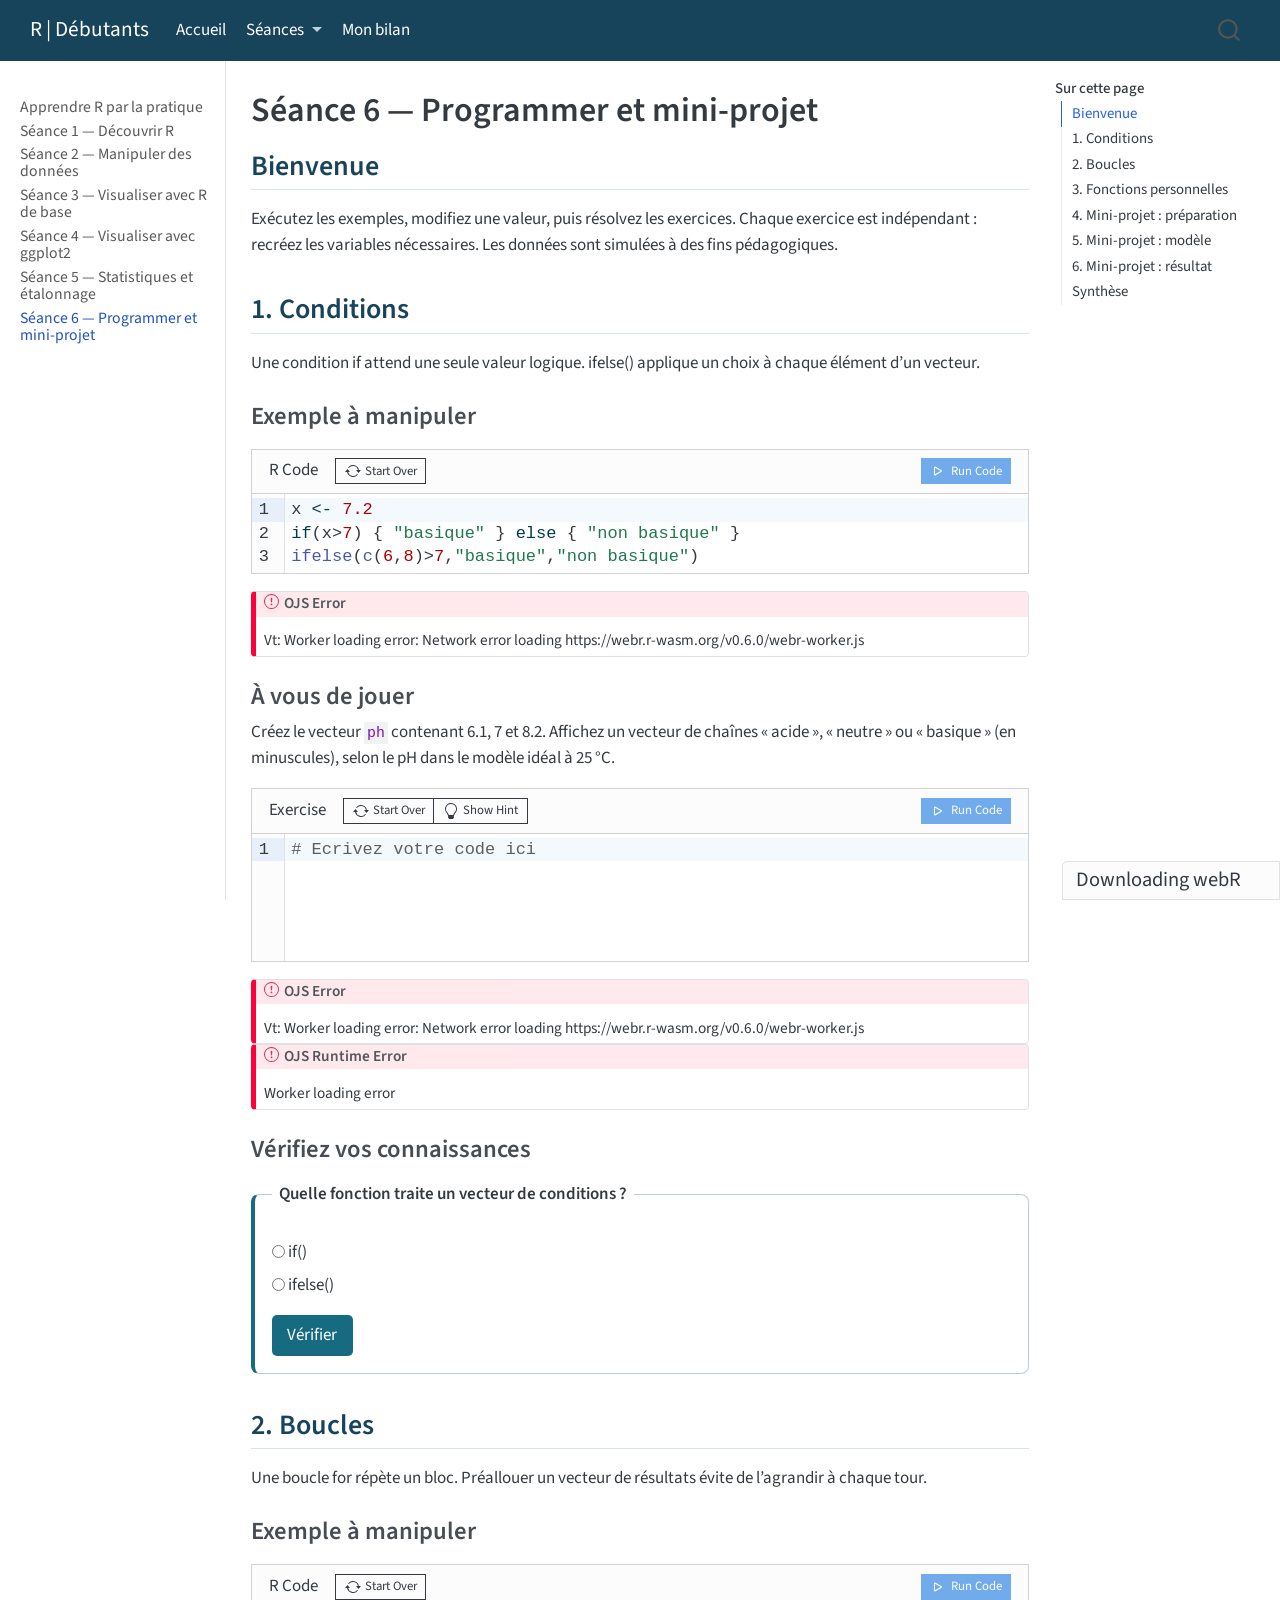
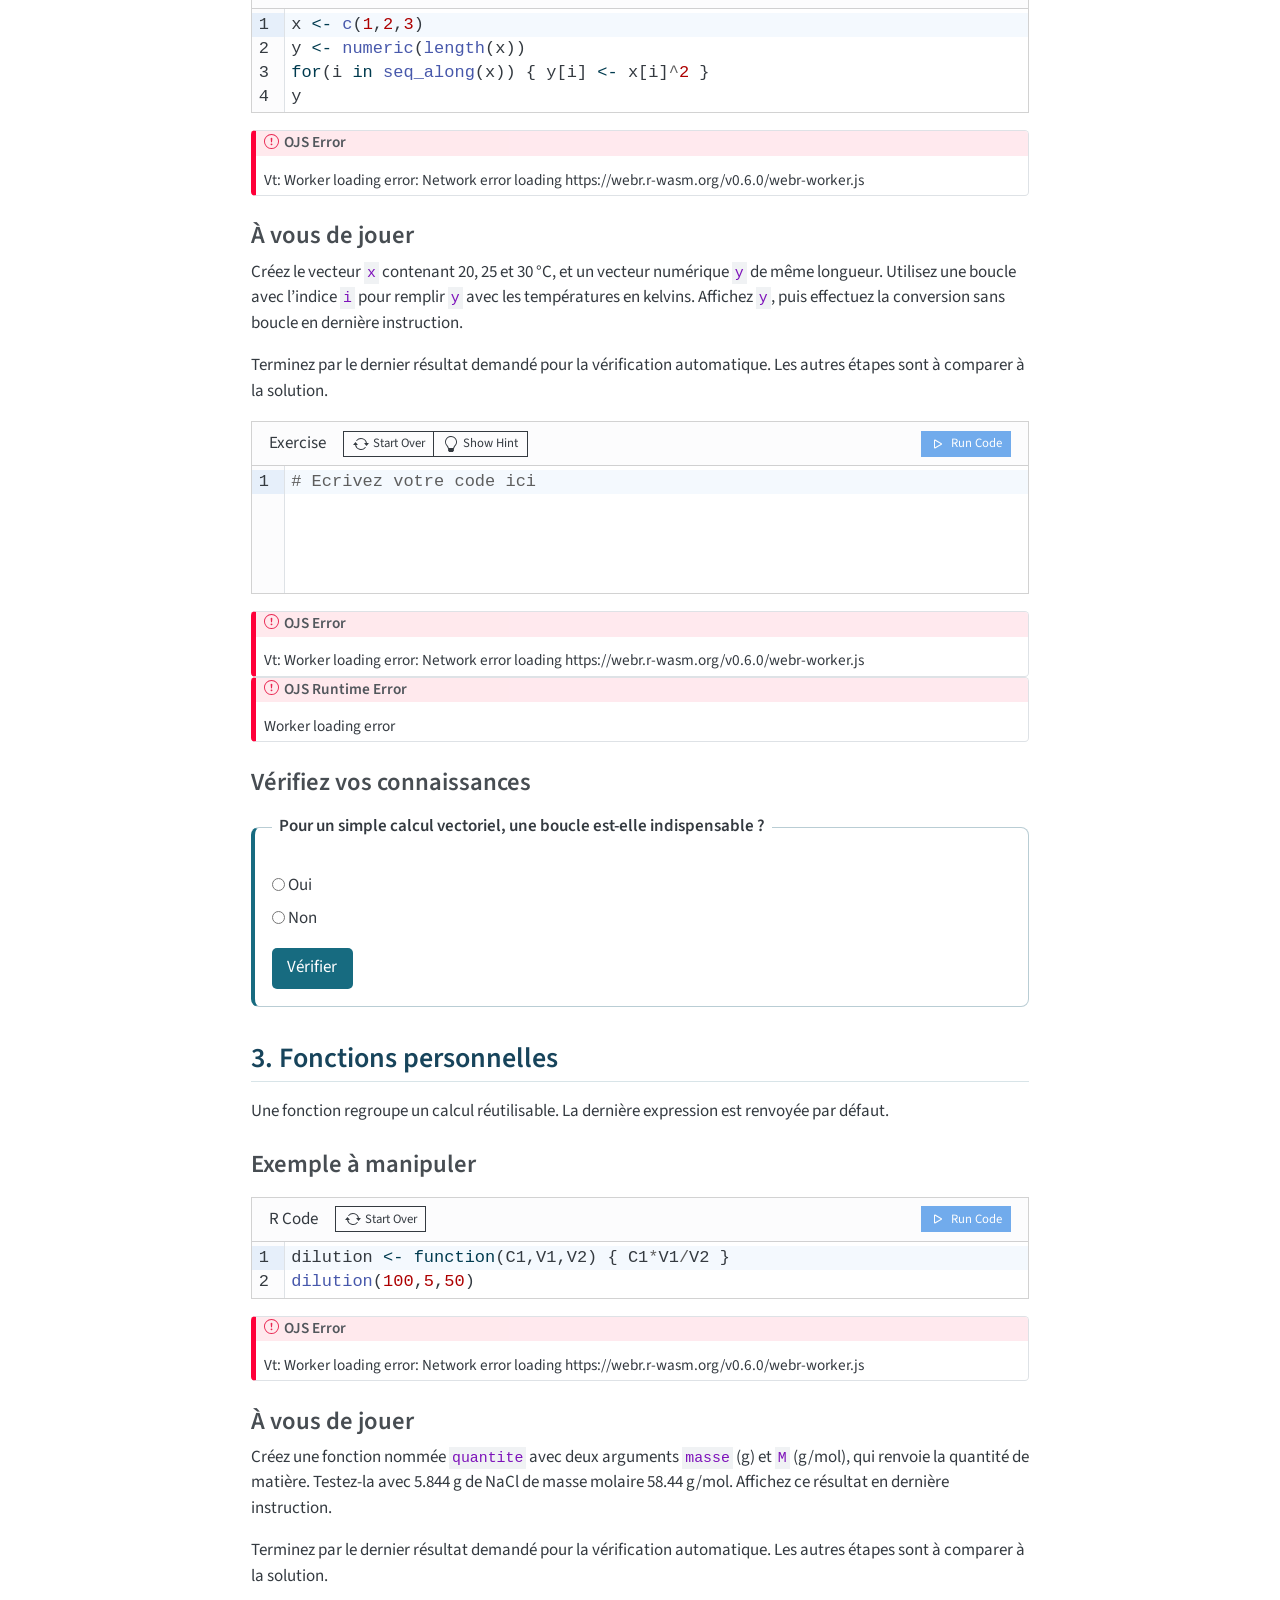
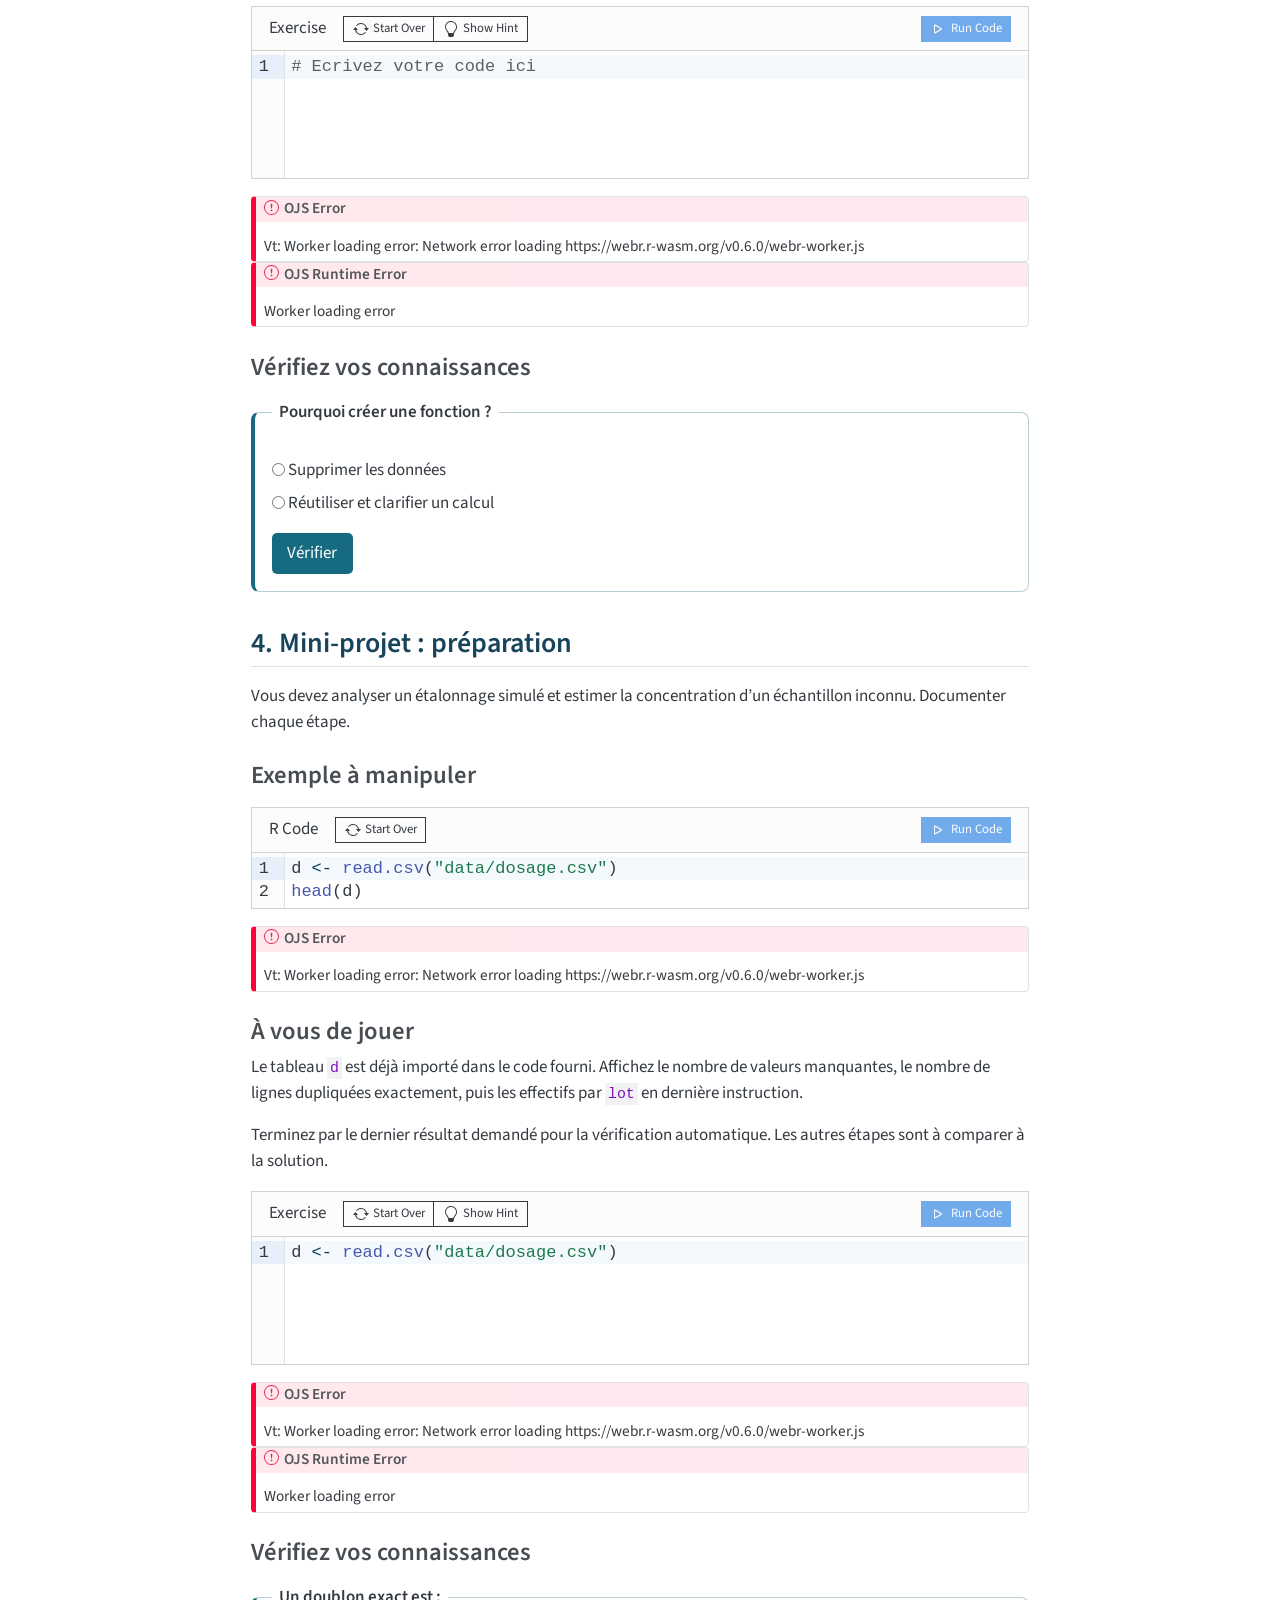
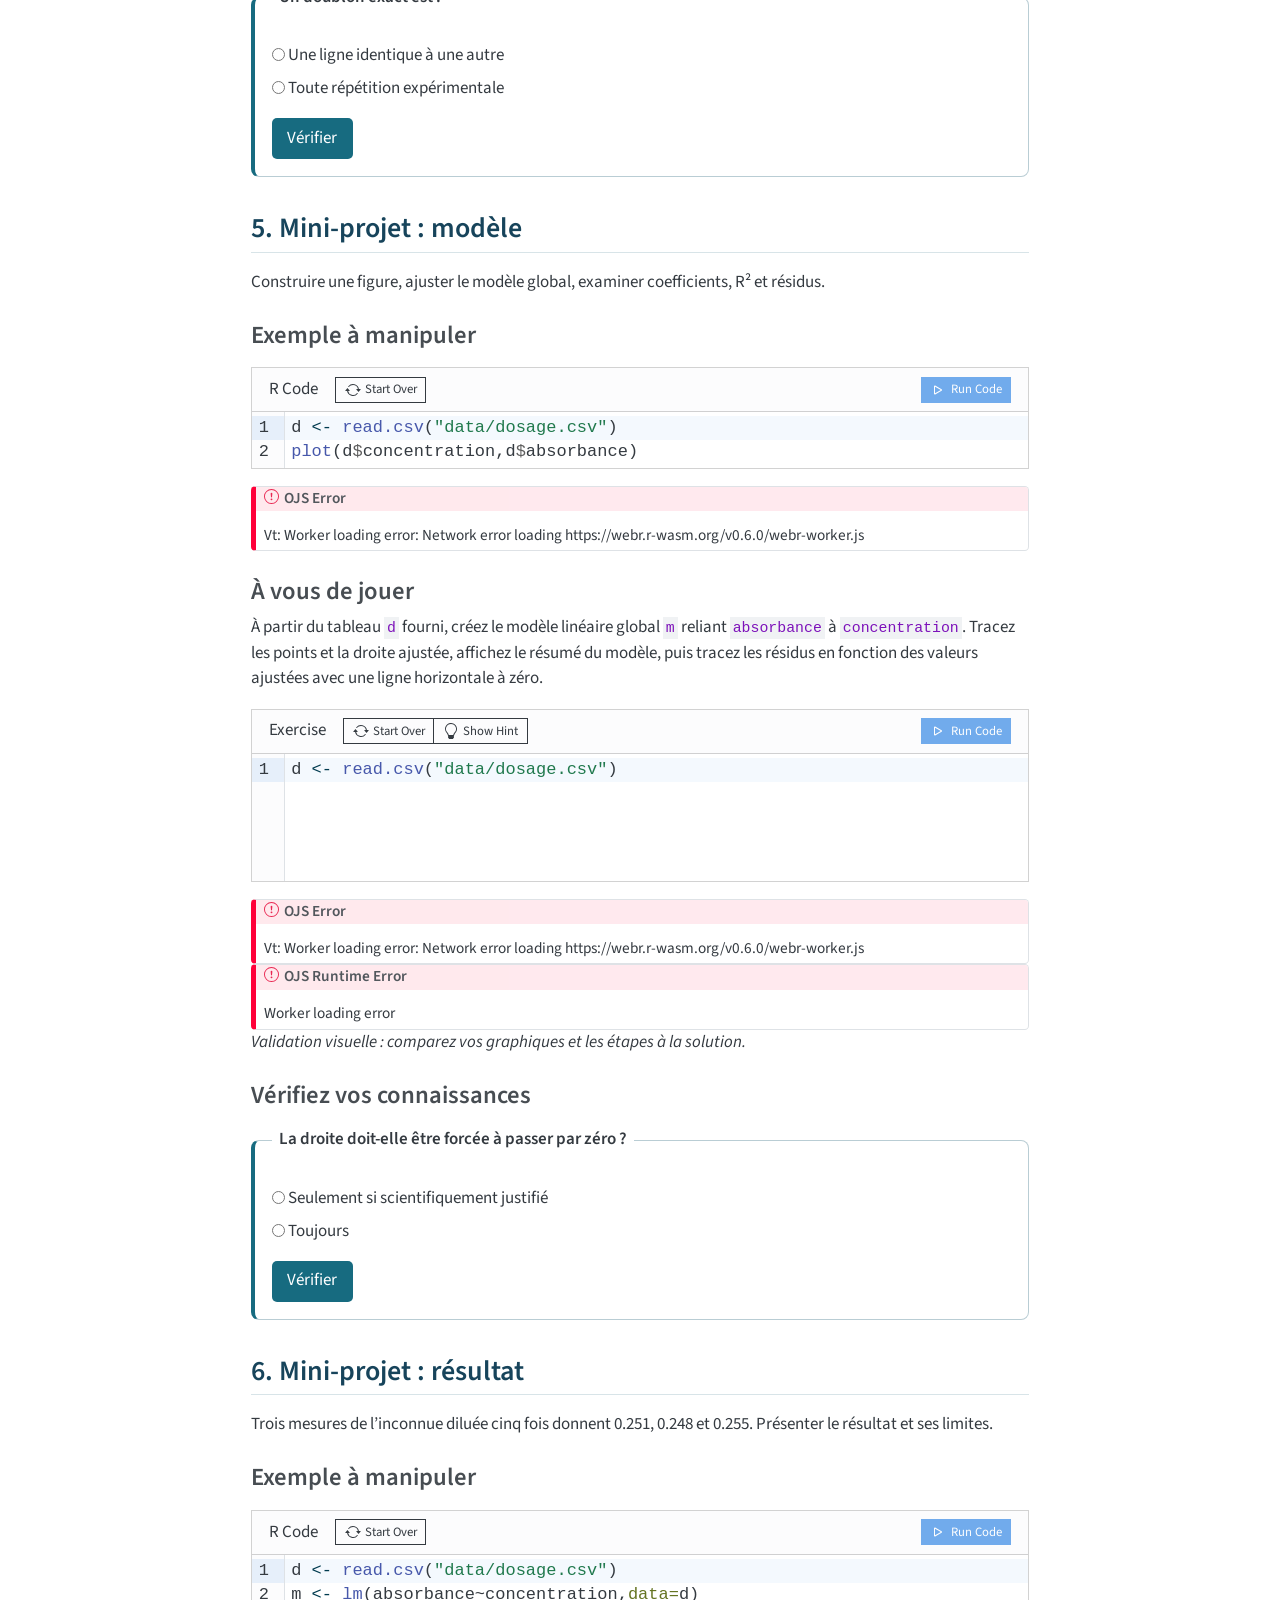
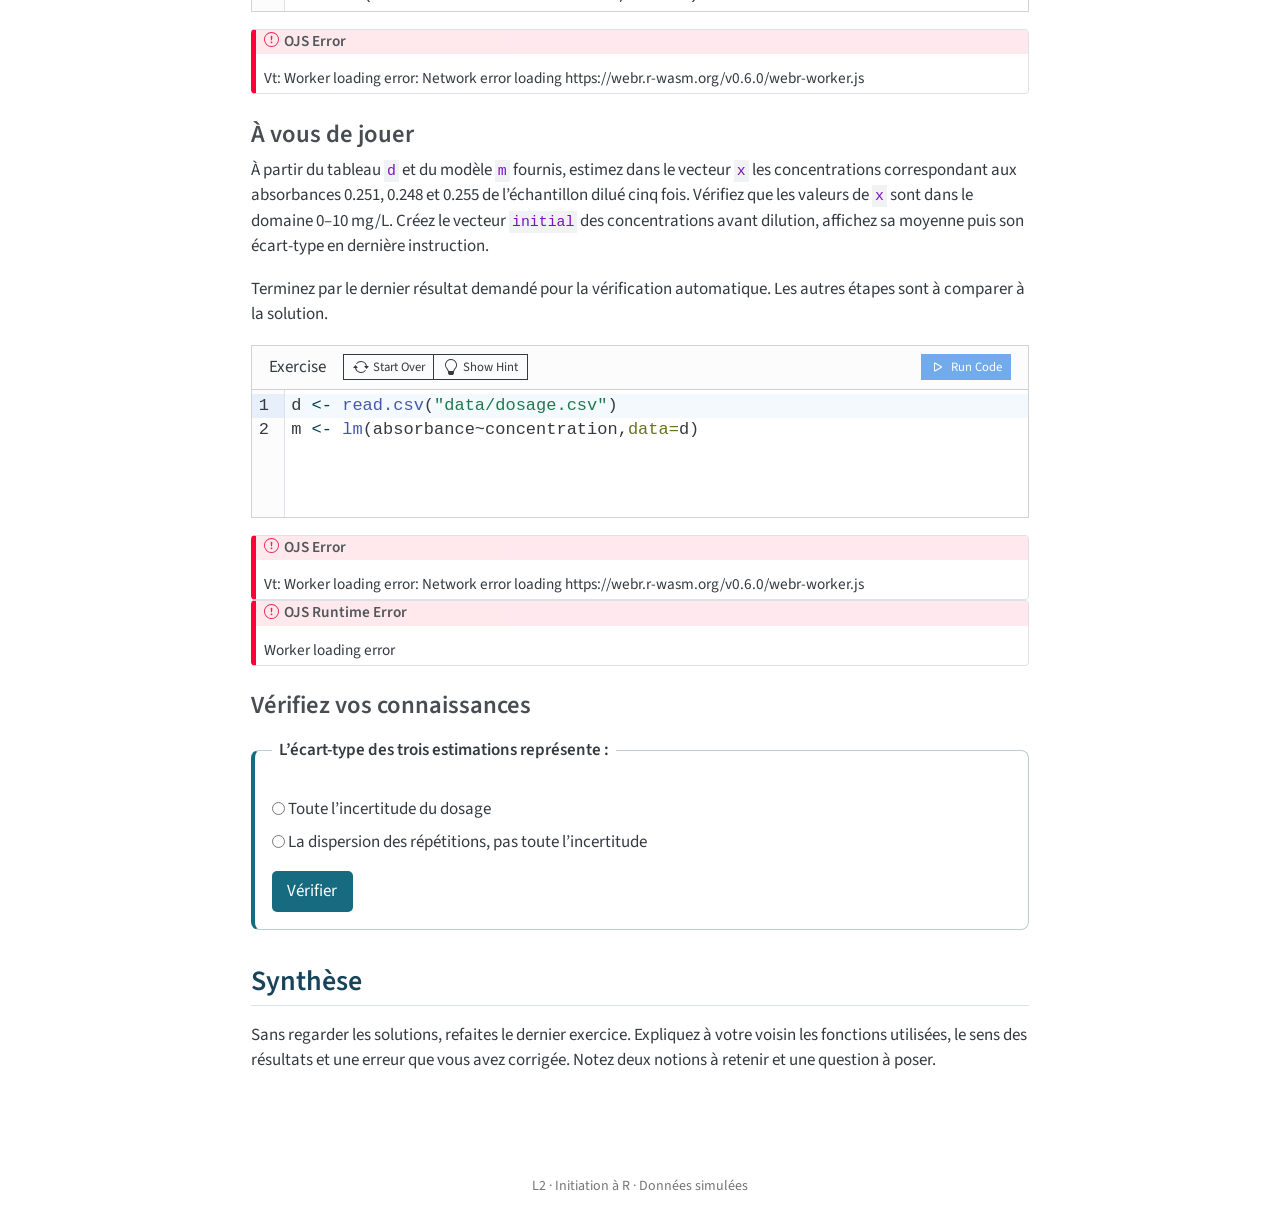
<file: 06_seance.html>
<!DOCTYPE html>
<html xmlns="http://www.w3.org/1999/xhtml" lang="fr" xml:lang="fr"><head>

<meta charset="utf-8">
<meta name="generator" content="quarto-1.10.18">

<meta name="viewport" content="width=device-width, initial-scale=1.0, user-scalable=yes">


<title>Séance 6 — Programmer et mini-projet – R | Débutants</title>
<style>
/* Default styles provided by pandoc.
** See https://pandoc.org/MANUAL.html#variables-for-html for config info.
*/
span.smallcaps{font-variant: small-caps;}
div.columns{display: flex; gap: 1.5em;}
div.column{flex: auto;}
@media screen {
div.columns{gap: min(4vw, 1.5em);}
div.column{overflow-x: auto;}
}
div.hanging-indent{margin-left: 1.5em; text-indent: -1.5em;}
ul.task-list{list-style: none;}
ul.task-list li input[type="checkbox"] {
  width: 0.8em;
  margin: 0 0.8em 0.2em -1em; /* quarto-specific, see https://github.com/quarto-dev/quarto-cli/issues/4556 */ 
  vertical-align: middle;
}
/* CSS for syntax highlighting */
html { -webkit-text-size-adjust: 100%; }
pre > code.sourceCode { white-space: pre; position: relative; }
pre > code.sourceCode > span { display: inline-block; line-height: 1.25; }
pre > code.sourceCode > span:empty { height: 1.2em; }
.sourceCode { overflow: visible; }
code.sourceCode > span { color: inherit; text-decoration: inherit; }
div.sourceCode { margin: 1em 0; }
pre.sourceCode { margin: 0; }
@media screen {
div.sourceCode { overflow: auto; }
}
@media print {
pre > code.sourceCode { white-space: pre-wrap; }
pre > code.sourceCode > span { text-indent: -5em; padding-left: 5em; }
}
pre.numberSource code
  { counter-reset: source-line 0; }
pre.numberSource code > span
  { position: relative; left: -4em; counter-increment: source-line; }
pre.numberSource code > span > a:first-child::before
  { content: counter(source-line);
    position: relative; left: -1em; text-align: right; vertical-align: baseline;
    border: none; display: inline-block;
    -webkit-touch-callout: none; -webkit-user-select: none;
    -khtml-user-select: none; -moz-user-select: none;
    -ms-user-select: none; user-select: none;
    padding: 0 4px; width: 4em;
  }
pre.numberSource { margin-left: 3em;  padding-left: 4px; }
div.sourceCode
  {   }
@media screen {
pre > code.sourceCode > span > a:first-child::before { text-decoration: underline; }
}
</style>


<script src="site_libs/quarto-nav/quarto-nav.js"></script>
<script src="site_libs/quarto-nav/headroom.min.js"></script>
<script src="site_libs/clipboard/clipboard.min.js"></script>
<script src="site_libs/quarto-search/autocomplete.umd.js"></script>
<script src="site_libs/quarto-search/fuse.min.js"></script>
<script src="site_libs/quarto-search/quarto-search.js"></script>
<meta name="quarto:offset" content="./">
<script src="site_libs/quarto-html/quarto.js" type="module"></script>
<script src="site_libs/quarto-html/tabsets/tabsets.js" type="module"></script>
<script src="site_libs/quarto-html/popper.min.js"></script>
<script src="site_libs/quarto-html/tippy.umd.min.js"></script>
<script src="site_libs/quarto-html/anchor.min.js"></script>
<link href="site_libs/quarto-html/tippy.css" rel="stylesheet">
<link href="site_libs/quarto-html/quarto-syntax-highlighting-64a204ab8560d761af7679ceaba22944.css" rel="stylesheet" id="quarto-text-highlighting-styles">
<script src="site_libs/bootstrap/bootstrap.min.js"></script>
<link href="site_libs/bootstrap/bootstrap-icons.css" rel="stylesheet">
<link href="site_libs/bootstrap/bootstrap-629c56ba100745318e9dcb35146191d0.min.css" rel="stylesheet" append-hash="true" id="quarto-bootstrap" data-mode="light">
<script src="site_libs/quarto-contrib/live-runtime/live-runtime.js" type="module"></script>
<link href="site_libs/quarto-contrib/live-runtime/live-runtime.css" rel="stylesheet">
<script id="quarto-search-options" type="application/json">{
  "location": "navbar",
  "copy-button": false,
  "collapse-after": 3,
  "panel-placement": "end",
  "type": "overlay",
  "limit": 50,
  "keyboard-shortcut": [
    "f",
    "/",
    "s"
  ],
  "show-item-context": false,
  "language": {
    "search-no-results-text": "Pas de résultats",
    "search-matching-documents-text": "documents trouvés",
    "search-copy-link-title": "Copier le lien vers la recherche",
    "search-hide-matches-text": "Cacher les correspondances additionnelles",
    "search-more-match-text": "correspondance de plus dans ce document",
    "search-more-matches-text": "correspondances de plus dans ce document",
    "search-clear-button-title": "Effacer",
    "search-text-placeholder": "",
    "search-detached-cancel-button-title": "Annuler",
    "search-submit-button-title": "Envoyer",
    "search-label": "Recherche"
  }
}</script>
<script type="module" src="site_libs/quarto-ojs/quarto-ojs-runtime.js"></script>
<link href="site_libs/quarto-ojs/quarto-ojs.css" rel="stylesheet">


<link rel="stylesheet" href="styles.css">
</head>

<body class="nav-sidebar docked nav-fixed quarto-light">

<div id="quarto-search-results"></div>
  <header id="quarto-header" class="headroom fixed-top">
    <nav class="navbar navbar-expand-lg " data-bs-theme="dark">
      <div class="navbar-container container-fluid">
      <div class="navbar-brand-container mx-auto">
    <a class="navbar-brand" href="./index.html">
    <span class="navbar-title">R | Débutants</span>
    </a>
  </div>
            <div id="quarto-search" class="" title="Recherche"></div>
          <button class="navbar-toggler" type="button" data-bs-toggle="collapse" data-bs-target="#navbarCollapse" aria-controls="navbarCollapse" role="menu" aria-expanded="false" aria-label="Basculer la navigation" onclick="if (window.quartoToggleHeadroom) { window.quartoToggleHeadroom(); }">
  <span class="navbar-toggler-icon"></span>
</button>
          <div class="collapse navbar-collapse" id="navbarCollapse">
            <ul class="navbar-nav navbar-nav-scroll me-auto">
  <li class="nav-item">
    <a class="nav-link active" href="./index.html" aria-current="page"> 
<span class="menu-text">Accueil</span></a>
  </li>  
  <li class="nav-item dropdown ">
    <a class="nav-link dropdown-toggle" href="#" id="nav-menu-séances" role="link" data-bs-toggle="dropdown" aria-expanded="false">
 <span class="menu-text">Séances</span>
    </a>
    <ul class="dropdown-menu" aria-labelledby="nav-menu-séances">    
        <li>
    <a class="dropdown-item" href="./01_seance.html">
 <span class="dropdown-text">1 — Découvrir R</span></a>
  </li>  
        <li>
    <a class="dropdown-item" href="./02_seance.html">
 <span class="dropdown-text">2 — Données</span></a>
  </li>  
        <li>
    <a class="dropdown-item" href="./03_seance.html">
 <span class="dropdown-text">3 — Graphiques avec R de base</span></a>
  </li>  
        <li>
    <a class="dropdown-item" href="./04_seance.html">
 <span class="dropdown-text">4 — ggplot2</span></a>
  </li>  
        <li>
    <a class="dropdown-item" href="./05_seance.html">
 <span class="dropdown-text">5 — Statistiques</span></a>
  </li>  
        <li>
    <a class="dropdown-item" href="./06_seance.html">
 <span class="dropdown-text">6 — Mini-projet</span></a>
  </li>  
    </ul>
  </li>
  <li class="nav-item">
    <a class="nav-link" href="./bilan.html"> 
<span class="menu-text">Mon bilan</span></a>
  </li>  
</ul>
          </div> <!-- /navcollapse -->
            <div class="quarto-navbar-tools">
</div>
      </div> <!-- /container-fluid -->
    </nav>
  <nav class="quarto-secondary-nav">
    <div class="container-fluid d-flex">
      <button type="button" class="quarto-btn-toggle btn" data-bs-toggle="collapse" role="button" data-bs-target=".quarto-sidebar-collapse-item" aria-controls="quarto-sidebar" aria-expanded="false" aria-label="Basculer la barre latérale" onclick="if (window.quartoToggleHeadroom) { window.quartoToggleHeadroom(); }">
        <i class="bi bi-layout-text-sidebar-reverse"></i>
      </button>
        <nav class="quarto-page-breadcrumbs" aria-label="breadcrumb"><ol class="breadcrumb"><li class="breadcrumb-item"><a href="./06_seance.html">Séance 6 — Programmer et mini-projet</a></li></ol></nav>
        <a class="flex-grow-1" role="navigation" data-bs-toggle="collapse" data-bs-target=".quarto-sidebar-collapse-item" aria-controls="quarto-sidebar" aria-expanded="false" aria-label="Basculer la barre latérale" onclick="if (window.quartoToggleHeadroom) { window.quartoToggleHeadroom(); }">      
        </a>
    </div>
  </nav>
</header>
<!-- content -->
<div id="quarto-content" class="quarto-container page-columns page-rows-contents page-layout-article page-navbar">
<!-- sidebar -->
  <nav id="quarto-sidebar" class="sidebar collapse collapse-horizontal quarto-sidebar-collapse-item sidebar-navigation docked overflow-auto">
    <div class="sidebar-menu-container"> 
    <ul class="list-unstyled mt-1">
        <li class="sidebar-item">
  <div class="sidebar-item-container"> 
  <a href="./index.html" class="sidebar-item-text sidebar-link">
 <span class="menu-text">Apprendre R par la pratique</span></a>
  </div>
</li>
        <li class="sidebar-item">
  <div class="sidebar-item-container"> 
  <a href="./01_seance.html" class="sidebar-item-text sidebar-link">
 <span class="menu-text">Séance 1 — Découvrir R</span></a>
  </div>
</li>
        <li class="sidebar-item">
  <div class="sidebar-item-container"> 
  <a href="./02_seance.html" class="sidebar-item-text sidebar-link">
 <span class="menu-text">Séance 2 — Manipuler des données</span></a>
  </div>
</li>
        <li class="sidebar-item">
  <div class="sidebar-item-container"> 
  <a href="./03_seance.html" class="sidebar-item-text sidebar-link">
 <span class="menu-text">Séance 3 — Visualiser avec R de base</span></a>
  </div>
</li>
        <li class="sidebar-item">
  <div class="sidebar-item-container"> 
  <a href="./04_seance.html" class="sidebar-item-text sidebar-link">
 <span class="menu-text">Séance 4 — Visualiser avec ggplot2</span></a>
  </div>
</li>
        <li class="sidebar-item">
  <div class="sidebar-item-container"> 
  <a href="./05_seance.html" class="sidebar-item-text sidebar-link">
 <span class="menu-text">Séance 5 — Statistiques et étalonnage</span></a>
  </div>
</li>
        <li class="sidebar-item">
  <div class="sidebar-item-container"> 
  <a href="./06_seance.html" class="sidebar-item-text sidebar-link active">
 <span class="menu-text">Séance 6 — Programmer et mini-projet</span></a>
  </div>
</li>
    </ul>
    </div>
</nav>
<div id="quarto-sidebar-glass" class="quarto-sidebar-collapse-item" data-bs-toggle="collapse" data-bs-target=".quarto-sidebar-collapse-item"></div>
<!-- margin-sidebar -->
    <div id="quarto-margin-sidebar" class="sidebar margin-sidebar">
        <nav id="TOC" role="doc-toc" class="toc-active">
    <h2 id="toc-title">Sur cette page</h2>
   
  <ul>
  <li><a href="#bienvenue" id="toc-bienvenue" class="nav-link active" data-scroll-target="#bienvenue">Bienvenue</a></li>
  <li><a href="#conditions" id="toc-conditions" class="nav-link" data-scroll-target="#conditions">1. Conditions</a>
  <ul class="collapse">
  <li><a href="#exemple-à-manipuler" id="toc-exemple-à-manipuler" class="nav-link" data-scroll-target="#exemple-à-manipuler">Exemple à manipuler</a></li>
  <li><a href="#à-vous-de-jouer" id="toc-à-vous-de-jouer" class="nav-link" data-scroll-target="#à-vous-de-jouer">À vous de jouer</a></li>
  <li><a href="#vérifiez-vos-connaissances" id="toc-vérifiez-vos-connaissances" class="nav-link" data-scroll-target="#vérifiez-vos-connaissances">Vérifiez vos connaissances</a></li>
  </ul></li>
  <li><a href="#boucles" id="toc-boucles" class="nav-link" data-scroll-target="#boucles">2. Boucles</a>
  <ul class="collapse">
  <li><a href="#exemple-à-manipuler-1" id="toc-exemple-à-manipuler-1" class="nav-link" data-scroll-target="#exemple-à-manipuler-1">Exemple à manipuler</a></li>
  <li><a href="#à-vous-de-jouer-1" id="toc-à-vous-de-jouer-1" class="nav-link" data-scroll-target="#à-vous-de-jouer-1">À vous de jouer</a></li>
  <li><a href="#vérifiez-vos-connaissances-1" id="toc-vérifiez-vos-connaissances-1" class="nav-link" data-scroll-target="#vérifiez-vos-connaissances-1">Vérifiez vos connaissances</a></li>
  </ul></li>
  <li><a href="#fonctions-personnelles" id="toc-fonctions-personnelles" class="nav-link" data-scroll-target="#fonctions-personnelles">3. Fonctions personnelles</a>
  <ul class="collapse">
  <li><a href="#exemple-à-manipuler-2" id="toc-exemple-à-manipuler-2" class="nav-link" data-scroll-target="#exemple-à-manipuler-2">Exemple à manipuler</a></li>
  <li><a href="#à-vous-de-jouer-2" id="toc-à-vous-de-jouer-2" class="nav-link" data-scroll-target="#à-vous-de-jouer-2">À vous de jouer</a></li>
  <li><a href="#vérifiez-vos-connaissances-2" id="toc-vérifiez-vos-connaissances-2" class="nav-link" data-scroll-target="#vérifiez-vos-connaissances-2">Vérifiez vos connaissances</a></li>
  </ul></li>
  <li><a href="#mini-projet-préparation" id="toc-mini-projet-préparation" class="nav-link" data-scroll-target="#mini-projet-préparation">4. Mini-projet : préparation</a>
  <ul class="collapse">
  <li><a href="#exemple-à-manipuler-3" id="toc-exemple-à-manipuler-3" class="nav-link" data-scroll-target="#exemple-à-manipuler-3">Exemple à manipuler</a></li>
  <li><a href="#à-vous-de-jouer-3" id="toc-à-vous-de-jouer-3" class="nav-link" data-scroll-target="#à-vous-de-jouer-3">À vous de jouer</a></li>
  <li><a href="#vérifiez-vos-connaissances-3" id="toc-vérifiez-vos-connaissances-3" class="nav-link" data-scroll-target="#vérifiez-vos-connaissances-3">Vérifiez vos connaissances</a></li>
  </ul></li>
  <li><a href="#mini-projet-modèle" id="toc-mini-projet-modèle" class="nav-link" data-scroll-target="#mini-projet-modèle">5. Mini-projet : modèle</a>
  <ul class="collapse">
  <li><a href="#exemple-à-manipuler-4" id="toc-exemple-à-manipuler-4" class="nav-link" data-scroll-target="#exemple-à-manipuler-4">Exemple à manipuler</a></li>
  <li><a href="#à-vous-de-jouer-4" id="toc-à-vous-de-jouer-4" class="nav-link" data-scroll-target="#à-vous-de-jouer-4">À vous de jouer</a></li>
  <li><a href="#vérifiez-vos-connaissances-4" id="toc-vérifiez-vos-connaissances-4" class="nav-link" data-scroll-target="#vérifiez-vos-connaissances-4">Vérifiez vos connaissances</a></li>
  </ul></li>
  <li><a href="#mini-projet-résultat" id="toc-mini-projet-résultat" class="nav-link" data-scroll-target="#mini-projet-résultat">6. Mini-projet : résultat</a>
  <ul class="collapse">
  <li><a href="#exemple-à-manipuler-5" id="toc-exemple-à-manipuler-5" class="nav-link" data-scroll-target="#exemple-à-manipuler-5">Exemple à manipuler</a></li>
  <li><a href="#à-vous-de-jouer-5" id="toc-à-vous-de-jouer-5" class="nav-link" data-scroll-target="#à-vous-de-jouer-5">À vous de jouer</a></li>
  <li><a href="#vérifiez-vos-connaissances-5" id="toc-vérifiez-vos-connaissances-5" class="nav-link" data-scroll-target="#vérifiez-vos-connaissances-5">Vérifiez vos connaissances</a></li>
  </ul></li>
  <li><a href="#synthèse" id="toc-synthèse" class="nav-link" data-scroll-target="#synthèse">Synthèse</a></li>
  </ul>
</nav>
    </div>
<!-- main -->
<main class="content" id="quarto-document-content">

<header id="title-block-header" class="quarto-title-block default">
<div class="quarto-title">
<h1 class="title">Séance 6 — Programmer et mini-projet</h1>
</div>



<div class="quarto-title-meta">

    
  
    
  </div>
  


</header>


<section id="bienvenue" class="level2">
<h2 class="anchored" data-anchor-id="bienvenue">Bienvenue</h2>
<p>Exécutez les exemples, modifiez une valeur, puis résolvez les exercices. Chaque exercice est indépendant : recréez les variables nécessaires. Les données sont simulées à des fins pédagogiques.</p>
</section>
<section id="conditions" class="level2">
<h2 class="anchored" data-anchor-id="conditions">1. Conditions</h2>
<p>Une condition if attend une seule valeur logique. ifelse() applique un choix à chaque élément d’un vecteur.</p>
<section id="exemple-à-manipuler" class="level3">
<h3 class="anchored" data-anchor-id="exemple-à-manipuler">Exemple à manipuler</h3>
<div class="cell">
<div>
<div id="webr-1" class="exercise-cell">

</div>
<script type="webr-1-contents">
eyJhdHRyIjp7ImVkaXQiOnRydWUsImV2YWwiOnRydWV9LCJjb2RlIjoieCA8LSA3LjJcbmlmKHg+NykgeyBcImJhc2lxdWVcIiB9IGVsc2UgeyBcIm5vbiBiYXNpcXVlXCIgfVxuaWZlbHNlKGMoNiw4KT43LFwiYmFzaXF1ZVwiLFwibm9uIGJhc2lxdWVcIikifQ==
</script>
</div>
</div>
</section>
<section id="à-vous-de-jouer" class="level3">
<h3 class="anchored" data-anchor-id="à-vous-de-jouer">À vous de jouer</h3>
<p>Créez le vecteur <code>ph</code> contenant 6.1, 7 et 8.2. Affichez un vecteur de chaînes « acide », « neutre » ou « basique » (en minuscules), selon le pH dans le modèle idéal à 25 °C.</p>
<div class="cell" data-exercise="s5e1" data-persist="true" data-min-lines="5">
<div>
<div id="webr-2" class="exercise-cell">

</div>
<script type="webr-2-contents">
eyJhdHRyIjp7ImVkaXQiOnRydWUsImV2YWwiOnRydWUsImV4ZXJjaXNlIjoiczVlMSIsIm1pbi1saW5lcyI6NSwicGVyc2lzdCI6dHJ1ZX0sImNvZGUiOiIjIEVjcml2ZXogdm90cmUgY29kZSBpY2kifQ==
</script>
</div>
</div>
<div class="hint webr-ojs-exercise exercise-hint d-none" data-exercise="s5e1">
<p>Imbriquer deux ifelse().</p>
</div>
<div class="webr-ojs-exercise exercise-solution d-none" data-exercise="s5e1">
<div class="code-copy-outer-scaffold"><div class="sourceCode" id="cb1"><pre class="sourceCode r code-with-copy"><code class="sourceCode r"><span id="cb1-1"><a href="#cb1-1" aria-hidden="true" tabindex="-1"></a>ph <span class="ot">&lt;-</span> <span class="fu">c</span>(<span class="fl">6.1</span>,<span class="dv">7</span>,<span class="fl">8.2</span>)</span>
<span id="cb1-2"><a href="#cb1-2" aria-hidden="true" tabindex="-1"></a><span class="fu">ifelse</span>(ph<span class="sc">&lt;</span><span class="dv">7</span>,<span class="st">"acide"</span>,<span class="fu">ifelse</span>(ph<span class="sc">&gt;</span><span class="dv">7</span>,<span class="st">"basique"</span>,<span class="st">"neutre"</span>))</span></code></pre></div><button title="Copier vers le presse-papier" class="code-copy-button"><i class="bi"></i></button></div>
</div>
<div class="cell" data-exercise="s5e1" data-check="true">
<script type="exercise-check-s5e1-contents">
[base64]
</script>
</div>
</section>
<section id="vérifiez-vos-connaissances" class="level3">
<h3 class="anchored" data-anchor-id="vérifiez-vos-connaissances">Vérifiez vos connaissances</h3>
<fieldset class="quiz"><legend>Quelle fonction traite un vecteur de conditions ?</legend>
<label class="quiz-option"><input type="radio" name="s5e1" value="0"> if()</label>
<label class="quiz-option"><input type="radio" name="s5e1" value="1"> ifelse()</label>
<button type="button" onclick="const f=this.closest('fieldset'); const a=f.querySelector('input:checked'); f.querySelector('output').textContent=!a?'Choisissez une réponse.':a.value==='1'?'Bonne réponse !':'Réessayez.';">Vérifier</button> <output aria-live="polite"></output>
</fieldset>
</section>
</section>
<section id="boucles" class="level2">
<h2 class="anchored" data-anchor-id="boucles">2. Boucles</h2>
<p>Une boucle for répète un bloc. Préallouer un vecteur de résultats évite de l’agrandir à chaque tour.</p>
<section id="exemple-à-manipuler-1" class="level3">
<h3 class="anchored" data-anchor-id="exemple-à-manipuler-1">Exemple à manipuler</h3>
<div class="cell">
<div>
<div id="webr-4" class="exercise-cell">

</div>
<script type="webr-4-contents">
eyJhdHRyIjp7ImVkaXQiOnRydWUsImV2YWwiOnRydWV9LCJjb2RlIjoieCA8LSBjKDEsMiwzKVxueSA8LSBudW1lcmljKGxlbmd0aCh4KSlcbmZvcihpIGluIHNlcV9hbG9uZyh4KSkgeyB5W2ldIDwtIHhbaV1eMiB9XG55In0=
</script>
</div>
</div>
</section>
<section id="à-vous-de-jouer-1" class="level3">
<h3 class="anchored" data-anchor-id="à-vous-de-jouer-1">À vous de jouer</h3>
<p>Créez le vecteur <code>x</code> contenant 20, 25 et 30 °C, et un vecteur numérique <code>y</code> de même longueur. Utilisez une boucle avec l’indice <code>i</code> pour remplir <code>y</code> avec les températures en kelvins. Affichez <code>y</code>, puis effectuez la conversion sans boucle en dernière instruction.</p>
<p>Terminez par le dernier résultat demandé pour la vérification automatique. Les autres étapes sont à comparer à la solution.</p>
<div class="cell" data-exercise="s5e2" data-persist="true" data-min-lines="5">
<div>
<div id="webr-5" class="exercise-cell">

</div>
<script type="webr-5-contents">
eyJhdHRyIjp7ImVkaXQiOnRydWUsImV2YWwiOnRydWUsImV4ZXJjaXNlIjoiczVlMiIsIm1pbi1saW5lcyI6NSwicGVyc2lzdCI6dHJ1ZX0sImNvZGUiOiIjIEVjcml2ZXogdm90cmUgY29kZSBpY2kifQ==
</script>
</div>
</div>
<div class="hint webr-ojs-exercise exercise-hint d-none" data-exercise="s5e2">
<p>Utiliser seq_along() et ajouter 273.15.</p>
</div>
<div class="webr-ojs-exercise exercise-solution d-none" data-exercise="s5e2">
<div class="code-copy-outer-scaffold"><div class="sourceCode" id="cb2"><pre class="sourceCode r code-with-copy"><code class="sourceCode r"><span id="cb2-1"><a href="#cb2-1" aria-hidden="true" tabindex="-1"></a>x <span class="ot">&lt;-</span> <span class="fu">c</span>(<span class="dv">20</span>,<span class="dv">25</span>,<span class="dv">30</span>)</span>
<span id="cb2-2"><a href="#cb2-2" aria-hidden="true" tabindex="-1"></a>y <span class="ot">&lt;-</span> <span class="fu">numeric</span>(<span class="fu">length</span>(x))</span>
<span id="cb2-3"><a href="#cb2-3" aria-hidden="true" tabindex="-1"></a><span class="cf">for</span>(i <span class="cf">in</span> <span class="fu">seq_along</span>(x)) { y[i] <span class="ot">&lt;-</span> x[i]<span class="sc">+</span><span class="fl">273.15</span> }</span>
<span id="cb2-4"><a href="#cb2-4" aria-hidden="true" tabindex="-1"></a>y</span>
<span id="cb2-5"><a href="#cb2-5" aria-hidden="true" tabindex="-1"></a>x<span class="fl">+273.15</span></span></code></pre></div><button title="Copier vers le presse-papier" class="code-copy-button"><i class="bi"></i></button></div>
</div>
<div class="cell" data-exercise="s5e2" data-check="true">
<script type="exercise-check-s5e2-contents">
[base64]
</script>
</div>
</section>
<section id="vérifiez-vos-connaissances-1" class="level3">
<h3 class="anchored" data-anchor-id="vérifiez-vos-connaissances-1">Vérifiez vos connaissances</h3>
<fieldset class="quiz"><legend>Pour un simple calcul vectoriel, une boucle est-elle indispensable ?</legend>
<label class="quiz-option"><input type="radio" name="s5e2" value="0"> Oui</label>
<label class="quiz-option"><input type="radio" name="s5e2" value="1"> Non</label>
<button type="button" onclick="const f=this.closest('fieldset'); const a=f.querySelector('input:checked'); f.querySelector('output').textContent=!a?'Choisissez une réponse.':a.value==='1'?'Bonne réponse !':'Réessayez.';">Vérifier</button> <output aria-live="polite"></output>
</fieldset>
</section>
</section>
<section id="fonctions-personnelles" class="level2">
<h2 class="anchored" data-anchor-id="fonctions-personnelles">3. Fonctions personnelles</h2>
<p>Une fonction regroupe un calcul réutilisable. La dernière expression est renvoyée par défaut.</p>
<section id="exemple-à-manipuler-2" class="level3">
<h3 class="anchored" data-anchor-id="exemple-à-manipuler-2">Exemple à manipuler</h3>
<div class="cell">
<div>
<div id="webr-7" class="exercise-cell">

</div>
<script type="webr-7-contents">
eyJhdHRyIjp7ImVkaXQiOnRydWUsImV2YWwiOnRydWV9LCJjb2RlIjoiZGlsdXRpb24gPC0gZnVuY3Rpb24oQzEsVjEsVjIpIHsgQzEqVjEvVjIgfVxuZGlsdXRpb24oMTAwLDUsNTApIn0=
</script>
</div>
</div>
</section>
<section id="à-vous-de-jouer-2" class="level3">
<h3 class="anchored" data-anchor-id="à-vous-de-jouer-2">À vous de jouer</h3>
<p>Créez une fonction nommée <code>quantite</code> avec deux arguments <code>masse</code> (g) et <code>M</code> (g/mol), qui renvoie la quantité de matière. Testez-la avec 5.844 g de NaCl de masse molaire 58.44 g/mol. Affichez ce résultat en dernière instruction.</p>
<p>Terminez par le dernier résultat demandé pour la vérification automatique. Les autres étapes sont à comparer à la solution.</p>
<div class="cell" data-exercise="s5e3" data-persist="true" data-min-lines="5">
<div>
<div id="webr-8" class="exercise-cell">

</div>
<script type="webr-8-contents">
eyJhdHRyIjp7ImVkaXQiOnRydWUsImV2YWwiOnRydWUsImV4ZXJjaXNlIjoiczVlMyIsIm1pbi1saW5lcyI6NSwicGVyc2lzdCI6dHJ1ZX0sImNvZGUiOiIjIEVjcml2ZXogdm90cmUgY29kZSBpY2kifQ==
</script>
</div>
</div>
<div class="hint webr-ojs-exercise exercise-hint d-none" data-exercise="s5e3">
<p>Utiliser function(masse,M) et masse/M.</p>
</div>
<div class="webr-ojs-exercise exercise-solution d-none" data-exercise="s5e3">
<div class="code-copy-outer-scaffold"><div class="sourceCode" id="cb3"><pre class="sourceCode r code-with-copy"><code class="sourceCode r"><span id="cb3-1"><a href="#cb3-1" aria-hidden="true" tabindex="-1"></a>quantite <span class="ot">&lt;-</span> <span class="cf">function</span>(masse,M) { masse<span class="sc">/</span>M }</span>
<span id="cb3-2"><a href="#cb3-2" aria-hidden="true" tabindex="-1"></a><span class="fu">quantite</span>(<span class="fl">5.844</span>,<span class="fl">58.44</span>)</span></code></pre></div><button title="Copier vers le presse-papier" class="code-copy-button"><i class="bi"></i></button></div>
</div>
<div class="cell" data-exercise="s5e3" data-check="true">
<script type="exercise-check-s5e3-contents">
[base64]
</script>
</div>
</section>
<section id="vérifiez-vos-connaissances-2" class="level3">
<h3 class="anchored" data-anchor-id="vérifiez-vos-connaissances-2">Vérifiez vos connaissances</h3>
<fieldset class="quiz"><legend>Pourquoi créer une fonction ?</legend>
<label class="quiz-option"><input type="radio" name="s5e3" value="0"> Supprimer les données</label>
<label class="quiz-option"><input type="radio" name="s5e3" value="1"> Réutiliser et clarifier un calcul</label>
<button type="button" onclick="const f=this.closest('fieldset'); const a=f.querySelector('input:checked'); f.querySelector('output').textContent=!a?'Choisissez une réponse.':a.value==='1'?'Bonne réponse !':'Réessayez.';">Vérifier</button> <output aria-live="polite"></output>
</fieldset>
</section>
</section>
<section id="mini-projet-préparation" class="level2">
<h2 class="anchored" data-anchor-id="mini-projet-préparation">4. Mini-projet : préparation</h2>
<p>Vous devez analyser un étalonnage simulé et estimer la concentration d’un échantillon inconnu. Documenter chaque étape.</p>
<section id="exemple-à-manipuler-3" class="level3">
<h3 class="anchored" data-anchor-id="exemple-à-manipuler-3">Exemple à manipuler</h3>
<div class="cell">
<div>
<div id="webr-10" class="exercise-cell">

</div>
<script type="webr-10-contents">
eyJhdHRyIjp7ImVkaXQiOnRydWUsImV2YWwiOnRydWV9LCJjb2RlIjoiZCA8LSByZWFkLmNzdihcImRhdGEvZG9zYWdlLmNzdlwiKVxuaGVhZChkKSJ9
</script>
</div>
</div>
</section>
<section id="à-vous-de-jouer-3" class="level3">
<h3 class="anchored" data-anchor-id="à-vous-de-jouer-3">À vous de jouer</h3>
<p>Le tableau <code>d</code> est déjà importé dans le code fourni. Affichez le nombre de valeurs manquantes, le nombre de lignes dupliquées exactement, puis les effectifs par <code>lot</code> en dernière instruction.</p>
<p>Terminez par le dernier résultat demandé pour la vérification automatique. Les autres étapes sont à comparer à la solution.</p>
<div class="cell" data-exercise="s5e4" data-persist="true" data-min-lines="5">
<div>
<div id="webr-11" class="exercise-cell">

</div>
<script type="webr-11-contents">
eyJhdHRyIjp7ImVkaXQiOnRydWUsImV2YWwiOnRydWUsImV4ZXJjaXNlIjoiczVlNCIsIm1pbi1saW5lcyI6NSwicGVyc2lzdCI6dHJ1ZX0sImNvZGUiOiJkIDwtIHJlYWQuY3N2KFwiZGF0YS9kb3NhZ2UuY3N2XCIpIn0=
</script>
</div>
</div>
<div class="hint webr-ojs-exercise exercise-hint d-none" data-exercise="s5e4">
<p>Utiliser sum(is.na(d)), sum(duplicated(d)) et table().</p>
</div>
<div class="webr-ojs-exercise exercise-solution d-none" data-exercise="s5e4">
<div class="code-copy-outer-scaffold"><div class="sourceCode" id="cb4"><pre class="sourceCode r code-with-copy"><code class="sourceCode r"><span id="cb4-1"><a href="#cb4-1" aria-hidden="true" tabindex="-1"></a>d <span class="ot">&lt;-</span> <span class="fu">read.csv</span>(<span class="st">"data/dosage.csv"</span>)</span>
<span id="cb4-2"><a href="#cb4-2" aria-hidden="true" tabindex="-1"></a><span class="fu">sum</span>(<span class="fu">is.na</span>(d))</span>
<span id="cb4-3"><a href="#cb4-3" aria-hidden="true" tabindex="-1"></a><span class="fu">sum</span>(<span class="fu">duplicated</span>(d))</span>
<span id="cb4-4"><a href="#cb4-4" aria-hidden="true" tabindex="-1"></a><span class="fu">table</span>(d<span class="sc">$</span>lot)</span></code></pre></div><button title="Copier vers le presse-papier" class="code-copy-button"><i class="bi"></i></button></div>
</div>
<div class="cell" data-exercise="s5e4" data-check="true">
<script type="exercise-check-s5e4-contents">
[base64]
</script>
</div>
</section>
<section id="vérifiez-vos-connaissances-3" class="level3">
<h3 class="anchored" data-anchor-id="vérifiez-vos-connaissances-3">Vérifiez vos connaissances</h3>
<fieldset class="quiz"><legend>Un doublon exact est :</legend>
<label class="quiz-option"><input type="radio" name="s5e4" value="1"> Une ligne identique à une autre</label>
<label class="quiz-option"><input type="radio" name="s5e4" value="0"> Toute répétition expérimentale</label>
<button type="button" onclick="const f=this.closest('fieldset'); const a=f.querySelector('input:checked'); f.querySelector('output').textContent=!a?'Choisissez une réponse.':a.value==='1'?'Bonne réponse !':'Réessayez.';">Vérifier</button> <output aria-live="polite"></output>
</fieldset>
</section>
</section>
<section id="mini-projet-modèle" class="level2">
<h2 class="anchored" data-anchor-id="mini-projet-modèle">5. Mini-projet : modèle</h2>
<p>Construire une figure, ajuster le modèle global, examiner coefficients, R² et résidus.</p>
<section id="exemple-à-manipuler-4" class="level3">
<h3 class="anchored" data-anchor-id="exemple-à-manipuler-4">Exemple à manipuler</h3>
<div class="cell">
<div>
<div id="webr-13" class="exercise-cell">

</div>
<script type="webr-13-contents">
eyJhdHRyIjp7ImVkaXQiOnRydWUsImV2YWwiOnRydWV9LCJjb2RlIjoiZCA8LSByZWFkLmNzdihcImRhdGEvZG9zYWdlLmNzdlwiKVxucGxvdChkJGNvbmNlbnRyYXRpb24sZCRhYnNvcmJhbmNlKSJ9
</script>
</div>
</div>
</section>
<section id="à-vous-de-jouer-4" class="level3">
<h3 class="anchored" data-anchor-id="à-vous-de-jouer-4">À vous de jouer</h3>
<p>À partir du tableau <code>d</code> fourni, créez le modèle linéaire global <code>m</code> reliant <code>absorbance</code> à <code>concentration</code>. Tracez les points et la droite ajustée, affichez le résumé du modèle, puis tracez les résidus en fonction des valeurs ajustées avec une ligne horizontale à zéro.</p>
<div class="cell" data-exercise="s5e5" data-persist="true" data-min-lines="5">
<div>
<div id="webr-14" class="exercise-cell">

</div>
<script type="webr-14-contents">
eyJhdHRyIjp7ImVkaXQiOnRydWUsImV2YWwiOnRydWUsImV4ZXJjaXNlIjoiczVlNSIsIm1pbi1saW5lcyI6NSwicGVyc2lzdCI6dHJ1ZX0sImNvZGUiOiJkIDwtIHJlYWQuY3N2KFwiZGF0YS9kb3NhZ2UuY3N2XCIpIn0=
</script>
</div>
</div>
<div class="hint webr-ojs-exercise exercise-hint d-none" data-exercise="s5e5">
<p>Utiliser lm(), abline(m), plot(fitted(m),residuals(m)).</p>
</div>
<div class="webr-ojs-exercise exercise-solution d-none" data-exercise="s5e5">
<div class="code-copy-outer-scaffold"><div class="sourceCode" id="cb5"><pre class="sourceCode r code-with-copy"><code class="sourceCode r"><span id="cb5-1"><a href="#cb5-1" aria-hidden="true" tabindex="-1"></a>d <span class="ot">&lt;-</span> <span class="fu">read.csv</span>(<span class="st">"data/dosage.csv"</span>)</span>
<span id="cb5-2"><a href="#cb5-2" aria-hidden="true" tabindex="-1"></a>m <span class="ot">&lt;-</span> <span class="fu">lm</span>(absorbance<span class="sc">~</span>concentration,<span class="at">data=</span>d)</span>
<span id="cb5-3"><a href="#cb5-3" aria-hidden="true" tabindex="-1"></a><span class="fu">plot</span>(d<span class="sc">$</span>concentration,d<span class="sc">$</span>absorbance,<span class="at">pch=</span><span class="dv">19</span>,<span class="at">xlab=</span><span class="st">"Concentration (mg/L)"</span>,<span class="at">ylab=</span><span class="st">"Absorbance"</span>)</span>
<span id="cb5-4"><a href="#cb5-4" aria-hidden="true" tabindex="-1"></a><span class="fu">abline</span>(m,<span class="at">col=</span><span class="st">"blue"</span>)</span>
<span id="cb5-5"><a href="#cb5-5" aria-hidden="true" tabindex="-1"></a><span class="fu">summary</span>(m)</span>
<span id="cb5-6"><a href="#cb5-6" aria-hidden="true" tabindex="-1"></a><span class="fu">plot</span>(<span class="fu">fitted</span>(m),<span class="fu">residuals</span>(m))</span>
<span id="cb5-7"><a href="#cb5-7" aria-hidden="true" tabindex="-1"></a><span class="fu">abline</span>(<span class="at">h=</span><span class="dv">0</span>,<span class="at">lty=</span><span class="dv">2</span>)</span></code></pre></div><button title="Copier vers le presse-papier" class="code-copy-button"><i class="bi"></i></button></div>
</div>
<p><em>Validation visuelle : comparez vos graphiques et les étapes à la solution.</em></p>
</section>
<section id="vérifiez-vos-connaissances-4" class="level3">
<h3 class="anchored" data-anchor-id="vérifiez-vos-connaissances-4">Vérifiez vos connaissances</h3>
<fieldset class="quiz"><legend>La droite doit-elle être forcée à passer par zéro ?</legend>
<label class="quiz-option"><input type="radio" name="s5e5" value="1"> Seulement si scientifiquement justifié</label>
<label class="quiz-option"><input type="radio" name="s5e5" value="0"> Toujours</label>
<button type="button" onclick="const f=this.closest('fieldset'); const a=f.querySelector('input:checked'); f.querySelector('output').textContent=!a?'Choisissez une réponse.':a.value==='1'?'Bonne réponse !':'Réessayez.';">Vérifier</button> <output aria-live="polite"></output>
</fieldset>
</section>
</section>
<section id="mini-projet-résultat" class="level2">
<h2 class="anchored" data-anchor-id="mini-projet-résultat">6. Mini-projet : résultat</h2>
<p>Trois mesures de l’inconnue diluée cinq fois donnent 0.251, 0.248 et 0.255. Présenter le résultat et ses limites.</p>
<section id="exemple-à-manipuler-5" class="level3">
<h3 class="anchored" data-anchor-id="exemple-à-manipuler-5">Exemple à manipuler</h3>
<div class="cell">
<div>
<div id="webr-15" class="exercise-cell">

</div>
<script type="webr-15-contents">
eyJhdHRyIjp7ImVkaXQiOnRydWUsImV2YWwiOnRydWV9LCJjb2RlIjoiZCA8LSByZWFkLmNzdihcImRhdGEvZG9zYWdlLmNzdlwiKVxubSA8LSBsbShhYnNvcmJhbmNlfmNvbmNlbnRyYXRpb24sZGF0YT1kKSJ9
</script>
</div>
</div>
</section>
<section id="à-vous-de-jouer-5" class="level3">
<h3 class="anchored" data-anchor-id="à-vous-de-jouer-5">À vous de jouer</h3>
<p>À partir du tableau <code>d</code> et du modèle <code>m</code> fournis, estimez dans le vecteur <code>x</code> les concentrations correspondant aux absorbances 0.251, 0.248 et 0.255 de l’échantillon dilué cinq fois. Vérifiez que les valeurs de <code>x</code> sont dans le domaine 0–10 mg/L. Créez le vecteur <code>initial</code> des concentrations avant dilution, affichez sa moyenne puis son écart-type en dernière instruction.</p>
<p>Terminez par le dernier résultat demandé pour la vérification automatique. Les autres étapes sont à comparer à la solution.</p>
<div class="cell" data-exercise="s5e6" data-persist="true" data-min-lines="5">
<div>
<div id="webr-16" class="exercise-cell">

</div>
<script type="webr-16-contents">
[base64]
</script>
</div>
</div>
<div class="hint webr-ojs-exercise exercise-hint d-none" data-exercise="s5e6">
<p>Inverser la droite, vérifier 0–10 mg/L puis multiplier par 5.</p>
</div>
<div class="webr-ojs-exercise exercise-solution d-none" data-exercise="s5e6">
<div class="code-copy-outer-scaffold"><div class="sourceCode" id="cb6"><pre class="sourceCode r code-with-copy"><code class="sourceCode r"><span id="cb6-1"><a href="#cb6-1" aria-hidden="true" tabindex="-1"></a>d <span class="ot">&lt;-</span> <span class="fu">read.csv</span>(<span class="st">"data/dosage.csv"</span>)</span>
<span id="cb6-2"><a href="#cb6-2" aria-hidden="true" tabindex="-1"></a>m <span class="ot">&lt;-</span> <span class="fu">lm</span>(absorbance<span class="sc">~</span>concentration,<span class="at">data=</span>d)</span>
<span id="cb6-3"><a href="#cb6-3" aria-hidden="true" tabindex="-1"></a>x <span class="ot">&lt;-</span> (<span class="fu">c</span>(.<span class="dv">251</span>,.<span class="dv">248</span>,.<span class="dv">255</span>)<span class="sc">-</span><span class="fu">coef</span>(m)[<span class="dv">1</span>])<span class="sc">/</span><span class="fu">coef</span>(m)[<span class="dv">2</span>]</span>
<span id="cb6-4"><a href="#cb6-4" aria-hidden="true" tabindex="-1"></a>x <span class="sc">&gt;=</span> <span class="dv">0</span> <span class="sc">&amp;</span> x <span class="sc">&lt;=</span> <span class="dv">10</span></span>
<span id="cb6-5"><a href="#cb6-5" aria-hidden="true" tabindex="-1"></a>initial <span class="ot">&lt;-</span> <span class="dv">5</span><span class="sc">*</span>x</span>
<span id="cb6-6"><a href="#cb6-6" aria-hidden="true" tabindex="-1"></a><span class="fu">mean</span>(initial)</span>
<span id="cb6-7"><a href="#cb6-7" aria-hidden="true" tabindex="-1"></a><span class="fu">sd</span>(initial)</span></code></pre></div><button title="Copier vers le presse-papier" class="code-copy-button"><i class="bi"></i></button></div>
</div>
<div class="cell" data-exercise="s5e6" data-check="true">
<script type="exercise-check-s5e6-contents">
[base64]
</script>
</div>
</section>
<section id="vérifiez-vos-connaissances-5" class="level3">
<h3 class="anchored" data-anchor-id="vérifiez-vos-connaissances-5">Vérifiez vos connaissances</h3>
<fieldset class="quiz"><legend>L’écart-type des trois estimations représente :</legend>
<label class="quiz-option"><input type="radio" name="s5e6" value="0"> Toute l’incertitude du dosage</label>
<label class="quiz-option"><input type="radio" name="s5e6" value="1"> La dispersion des répétitions, pas toute l’incertitude</label>
<button type="button" onclick="const f=this.closest('fieldset'); const a=f.querySelector('input:checked'); f.querySelector('output').textContent=!a?'Choisissez une réponse.':a.value==='1'?'Bonne réponse !':'Réessayez.';">Vérifier</button> <output aria-live="polite"></output>
</fieldset>
</section>
</section>
<section id="synthèse" class="level2">
<h2 class="anchored" data-anchor-id="synthèse">Synthèse</h2>
<p>Sans regarder les solutions, refaites le dernier exercice. Expliquez à votre voisin les fonctions utilisées, le sens des résultats et une erreur que vous avez corrigée. Notez deux notions à retenir et une question à poser.</p>


<script type="webr-data">
eyJvcHRpb25zIjp7ImJhc2VVcmwiOiJodHRwczovL3dlYnIuci13YXNtLm9yZy92MC42LjAvIn0sInBhY2thZ2VzIjp7InBrZ3MiOlsiZXZhbHVhdGUiLCJrbml0ciIsImh0bWx0b29scyJdLCJyZXBvcyI6W119LCJyZW5kZXJfZGYiOiJkZWZhdWx0In0=
</script>
<script type="ojs-module-contents">
[base64]
</script>
<div id="exercise-loading-indicator" class="exercise-loading-indicator d-none d-flex align-items-center gap-2">
<div id="exercise-loading-status" class="d-flex gap-2">

</div>
<div class="spinner-grow spinner-grow-sm">

</div>
</div>
<script type="vfs-file">
WyJkYXRhL2Rvc2FnZS5jc3YiXQ==
</script>
</section>

</main> <!-- /main -->
<script src="config-notes.js" defer=""></script>
<script src="suivi.js" defer=""></script>
<script type="ojs-module-contents">
eyJjb250ZW50cyI6W119
</script>
<script type="module">
if (window.location.protocol === "file:") { alert("The OJS runtime does not work with file:// URLs. Please use a web server to view this document."); }
window._ojs.paths.runtimeToDoc = "../..";
window._ojs.paths.runtimeToRoot = "../..";
window._ojs.paths.docToRoot = "";
window._ojs.selfContained = false;
window._ojs.runtime.interpretFromScriptTags();
</script>
<script id="quarto-html-after-body" type="application/javascript">
  window.document.addEventListener("DOMContentLoaded", function (event) {
    const icon = "";
    const anchorJS = new window.AnchorJS();
    anchorJS.options = {
      placement: 'right',
      icon: icon
    };
    anchorJS.add('.anchored');
    const isCodeAnnotation = (el) => {
      for (const clz of el.classList) {
        if (clz.startsWith('code-annotation-')) {                     
          return true;
        }
      }
      return false;
    }
    const onCopySuccess = function(e) {
      // button target
      const button = e.trigger;
      // don't keep focus
      button.blur();
      // flash "checked"
      button.classList.add('code-copy-button-checked');
      var currentTitle = button.getAttribute("title");
      button.setAttribute("title", "Copié");
      let tooltip;
      if (window.bootstrap) {
        button.setAttribute("data-bs-toggle", "tooltip");
        button.setAttribute("data-bs-placement", "left");
        button.setAttribute("data-bs-title", "Copié");
        tooltip = new bootstrap.Tooltip(button, 
          { trigger: "manual", 
            customClass: "code-copy-button-tooltip",
            offset: [0, -8]});
        tooltip.show();    
      }
      setTimeout(function() {
        if (tooltip) {
          tooltip.hide();
          button.removeAttribute("data-bs-title");
          button.removeAttribute("data-bs-toggle");
          button.removeAttribute("data-bs-placement");
        }
        button.setAttribute("title", currentTitle);
        button.classList.remove('code-copy-button-checked');
      }, 1000);
      // clear code selection
      e.clearSelection();
    }
    const getTextToCopy = function(trigger) {
      const outerScaffold = trigger.parentElement.cloneNode(true);
      const codeEl = outerScaffold.querySelector('code');
      for (const childEl of codeEl.children) {
        if (isCodeAnnotation(childEl)) {
          childEl.remove();
        }
      }
      return codeEl.innerText;
    }
    const clipboard = new window.ClipboardJS('.code-copy-button:not([data-in-quarto-modal])', {
      text: getTextToCopy
    });
    clipboard.on('success', onCopySuccess);
    if (window.document.getElementById('quarto-embedded-source-code-modal')) {
      const clipboardModal = new window.ClipboardJS('.code-copy-button[data-in-quarto-modal]', {
        text: getTextToCopy,
        container: window.document.getElementById('quarto-embedded-source-code-modal')
      });
      clipboardModal.on('success', onCopySuccess);
    }
      var localhostRegex = new RegExp(/^(?:http|https):\/\/localhost\:?[0-9]*\//);
      var mailtoRegex = new RegExp(/^mailto:/);
        var filterRegex = new RegExp('/' + window.location.host + '/');
      var isInternal = (href) => {
          return filterRegex.test(href) || localhostRegex.test(href) || mailtoRegex.test(href);
      }
      // Inspect non-navigation links and adorn them if external
     var links = window.document.querySelectorAll('a[href]:not(.nav-link):not(.navbar-brand):not(.toc-action):not(.sidebar-link):not(.sidebar-item-toggle):not(.pagination-link):not(.no-external):not([aria-hidden]):not(.dropdown-item):not(.quarto-navigation-tool):not(.about-link)');
      for (var i=0; i<links.length; i++) {
        const link = links[i];
        if (!isInternal(link.href)) {
          // undo the damage that might have been done by quarto-nav.js in the case of
          // links that we want to consider external
          if (link.dataset.originalHref !== undefined) {
            link.href = link.dataset.originalHref;
          }
        }
      }
    function tippyHover(el, contentFn, onTriggerFn, onUntriggerFn) {
      const config = {
        allowHTML: true,
        maxWidth: 500,
        delay: 100,
        arrow: false,
        appendTo: function(el) {
            return el.parentElement;
        },
        interactive: true,
        interactiveBorder: 10,
        theme: 'quarto',
        placement: 'bottom-start',
      };
      if (contentFn) {
        config.content = contentFn;
      }
      if (onTriggerFn) {
        config.onTrigger = onTriggerFn;
      }
      if (onUntriggerFn) {
        config.onUntrigger = onUntriggerFn;
      }
      window.tippy(el, config); 
    }
    const noterefs = window.document.querySelectorAll('a[role="doc-noteref"]');
    for (var i=0; i<noterefs.length; i++) {
      const ref = noterefs[i];
      tippyHover(ref, function() {
        // use id or data attribute instead here
        let href = ref.getAttribute('data-footnote-href') || ref.getAttribute('href');
        try { href = new URL(href).hash; } catch {}
        const id = href.replace(/^#\/?/, "");
        const note = window.document.getElementById(id);
        if (note) {
          return note.innerHTML;
        } else {
          return "";
        }
      });
    }
    const xrefs = window.document.querySelectorAll('a.quarto-xref');
    const processXRef = (id, note) => {
      // Strip column container classes
      const stripColumnClz = (el) => {
        el.classList.remove("page-full", "page-columns");
        if (el.children) {
          for (const child of el.children) {
            stripColumnClz(child);
          }
        }
      }
      stripColumnClz(note)
      if (id === null || id.startsWith('sec-')) {
        // Special case sections, only their first couple elements
        const container = document.createElement("div");
        if (note.children && note.children.length > 2) {
          container.appendChild(note.children[0].cloneNode(true));
          for (let i = 1; i < note.children.length; i++) {
            const child = note.children[i];
            if (child.tagName === "P" && child.innerText === "") {
              continue;
            } else {
              container.appendChild(child.cloneNode(true));
              break;
            }
          }
          if (window.Quarto?.typesetMath) {
            window.Quarto.typesetMath(container);
          }
          return container.innerHTML
        } else {
          if (window.Quarto?.typesetMath) {
            window.Quarto.typesetMath(note);
          }
          return note.innerHTML;
        }
      } else {
        // Remove any anchor links if they are present
        const anchorLink = note.querySelector('a.anchorjs-link');
        if (anchorLink) {
          anchorLink.remove();
        }
        if (window.Quarto?.typesetMath) {
          window.Quarto.typesetMath(note);
        }
        if (note.classList.contains("callout")) {
          return note.outerHTML;
        } else {
          return note.innerHTML;
        }
      }
    }
    for (var i=0; i<xrefs.length; i++) {
      const xref = xrefs[i];
      tippyHover(xref, undefined, function(instance) {
        instance.disable();
        let url = xref.getAttribute('href');
        let hash = undefined; 
        if (url.startsWith('#')) {
          hash = url;
        } else {
          try { hash = new URL(url).hash; } catch {}
        }
        if (hash) {
          const id = hash.replace(/^#\/?/, "");
          const note = window.document.getElementById(id);
          if (note !== null) {
            try {
              const html = processXRef(id, note.cloneNode(true));
              instance.setContent(html);
            } finally {
              instance.enable();
              instance.show();
            }
          } else {
            // See if we can fetch this
            fetch(url.split('#')[0])
            .then(res => res.text())
            .then(html => {
              const parser = new DOMParser();
              const htmlDoc = parser.parseFromString(html, "text/html");
              const note = htmlDoc.getElementById(id);
              if (note !== null) {
                const html = processXRef(id, note);
                instance.setContent(html);
              } 
            }).finally(() => {
              instance.enable();
              instance.show();
            });
          }
        } else {
          // See if we can fetch a full url (with no hash to target)
          // This is a special case and we should probably do some content thinning / targeting
          fetch(url)
          .then(res => res.text())
          .then(html => {
            const parser = new DOMParser();
            const htmlDoc = parser.parseFromString(html, "text/html");
            const note = htmlDoc.querySelector('main.content');
            if (note !== null) {
              // This should only happen for chapter cross references
              // (since there is no id in the URL)
              // remove the first header
              if (note.children.length > 0 && note.children[0].tagName === "HEADER") {
                note.children[0].remove();
              }
              const html = processXRef(null, note);
              instance.setContent(html);
            } 
          }).finally(() => {
            instance.enable();
            instance.show();
          });
        }
      }, function(instance) {
      });
    }
        let selectedAnnoteEl;
        const selectorForAnnotation = ( cell, annotation) => {
          let cellAttr = 'data-code-cell="' + cell + '"';
          let lineAttr = 'data-code-annotation="' +  annotation + '"';
          const selector = 'span[' + cellAttr + '][' + lineAttr + ']';
          return selector;
        }
        const selectCodeLines = (annoteEl) => {
          const doc = window.document;
          const targetCell = annoteEl.getAttribute("data-target-cell");
          const targetAnnotation = annoteEl.getAttribute("data-target-annotation");
          const annoteSpan = window.document.querySelector(selectorForAnnotation(targetCell, targetAnnotation));
          const lines = annoteSpan.getAttribute("data-code-lines").split(",");
          const lineIds = lines.map((line) => {
            return targetCell + "-" + line;
          })
          let top = null;
          let height = null;
          let parent = null;
          if (lineIds.length > 0) {
              //compute the position of the single el (top and bottom and make a div)
              const el = window.document.getElementById(lineIds[0]);
              top = el.offsetTop;
              height = el.offsetHeight;
              parent = el.parentElement.parentElement;
            if (lineIds.length > 1) {
              const lastEl = window.document.getElementById(lineIds[lineIds.length - 1]);
              const bottom = lastEl.offsetTop + lastEl.offsetHeight;
              height = bottom - top;
            }
            if (top !== null && height !== null && parent !== null) {
              // cook up a div (if necessary) and position it 
              let div = window.document.getElementById("code-annotation-line-highlight");
              if (div === null) {
                div = window.document.createElement("div");
                div.setAttribute("id", "code-annotation-line-highlight");
                div.style.position = 'absolute';
                parent.appendChild(div);
              }
              div.style.top = top - 2 + "px";
              div.style.height = height + 4 + "px";
              div.style.left = 0;
              let gutterDiv = window.document.getElementById("code-annotation-line-highlight-gutter");
              if (gutterDiv === null) {
                gutterDiv = window.document.createElement("div");
                gutterDiv.setAttribute("id", "code-annotation-line-highlight-gutter");
                gutterDiv.style.position = 'absolute';
                const codeCell = window.document.getElementById(targetCell);
                const gutter = codeCell.querySelector('.code-annotation-gutter');
                gutter.appendChild(gutterDiv);
              }
              gutterDiv.style.top = top - 2 + "px";
              gutterDiv.style.height = height + 4 + "px";
            }
            selectedAnnoteEl = annoteEl;
          }
        };
        const unselectCodeLines = () => {
          const elementsIds = ["code-annotation-line-highlight", "code-annotation-line-highlight-gutter"];
          elementsIds.forEach((elId) => {
            const div = window.document.getElementById(elId);
            if (div) {
              div.remove();
            }
          });
          selectedAnnoteEl = undefined;
        };
          // Handle positioning of the toggle
      window.addEventListener(
        "resize",
        throttle(() => {
          elRect = undefined;
          if (selectedAnnoteEl) {
            selectCodeLines(selectedAnnoteEl);
          }
        }, 10)
      );
      function throttle(fn, ms) {
      let throttle = false;
      let timer;
        return (...args) => {
          if(!throttle) { // first call gets through
              fn.apply(this, args);
              throttle = true;
          } else { // all the others get throttled
              if(timer) clearTimeout(timer); // cancel #2
              timer = setTimeout(() => {
                fn.apply(this, args);
                timer = throttle = false;
              }, ms);
          }
        };
      }
        // Attach click handler to the DT
        const annoteDls = window.document.querySelectorAll('dt[data-target-cell]');
        for (const annoteDlNode of annoteDls) {
          annoteDlNode.addEventListener('click', (event) => {
            const clickedEl = event.target;
            if (clickedEl !== selectedAnnoteEl) {
              unselectCodeLines();
              const activeEl = window.document.querySelector('dt[data-target-cell].code-annotation-active');
              if (activeEl) {
                activeEl.classList.remove('code-annotation-active');
              }
              selectCodeLines(clickedEl);
              clickedEl.classList.add('code-annotation-active');
            } else {
              // Unselect the line
              unselectCodeLines();
              clickedEl.classList.remove('code-annotation-active');
            }
          });
        }
    const findCites = (el) => {
      const parentEl = el.parentElement;
      if (parentEl) {
        const cites = parentEl.dataset.cites;
        if (cites) {
          return {
            el,
            cites: cites.split(' ')
          };
        } else {
          return findCites(el.parentElement)
        }
      } else {
        return undefined;
      }
    };
    var bibliorefs = window.document.querySelectorAll('a[role="doc-biblioref"]');
    for (var i=0; i<bibliorefs.length; i++) {
      const ref = bibliorefs[i];
      const citeInfo = findCites(ref);
      if (citeInfo) {
        tippyHover(citeInfo.el, function() {
          var popup = window.document.createElement('div');
          citeInfo.cites.forEach(function(cite) {
            var citeDiv = window.document.createElement('div');
            citeDiv.classList.add('hanging-indent');
            citeDiv.classList.add('csl-entry');
            var biblioDiv = window.document.getElementById('ref-' + cite);
            if (biblioDiv) {
              citeDiv.innerHTML = biblioDiv.innerHTML;
            }
            popup.appendChild(citeDiv);
          });
          return popup.innerHTML;
        });
      }
    }
  });
  </script>
</div> <!-- /content -->
<footer class="footer">
  <div class="nav-footer">
    <div class="nav-footer-left">
      &nbsp;
    </div>   
    <div class="nav-footer-center">
<p>L2 · Initiation à R · Données simulées</p>
</div>
    <div class="nav-footer-right">
      &nbsp;
    </div>
  </div>
</footer>




</body></html>
</file>
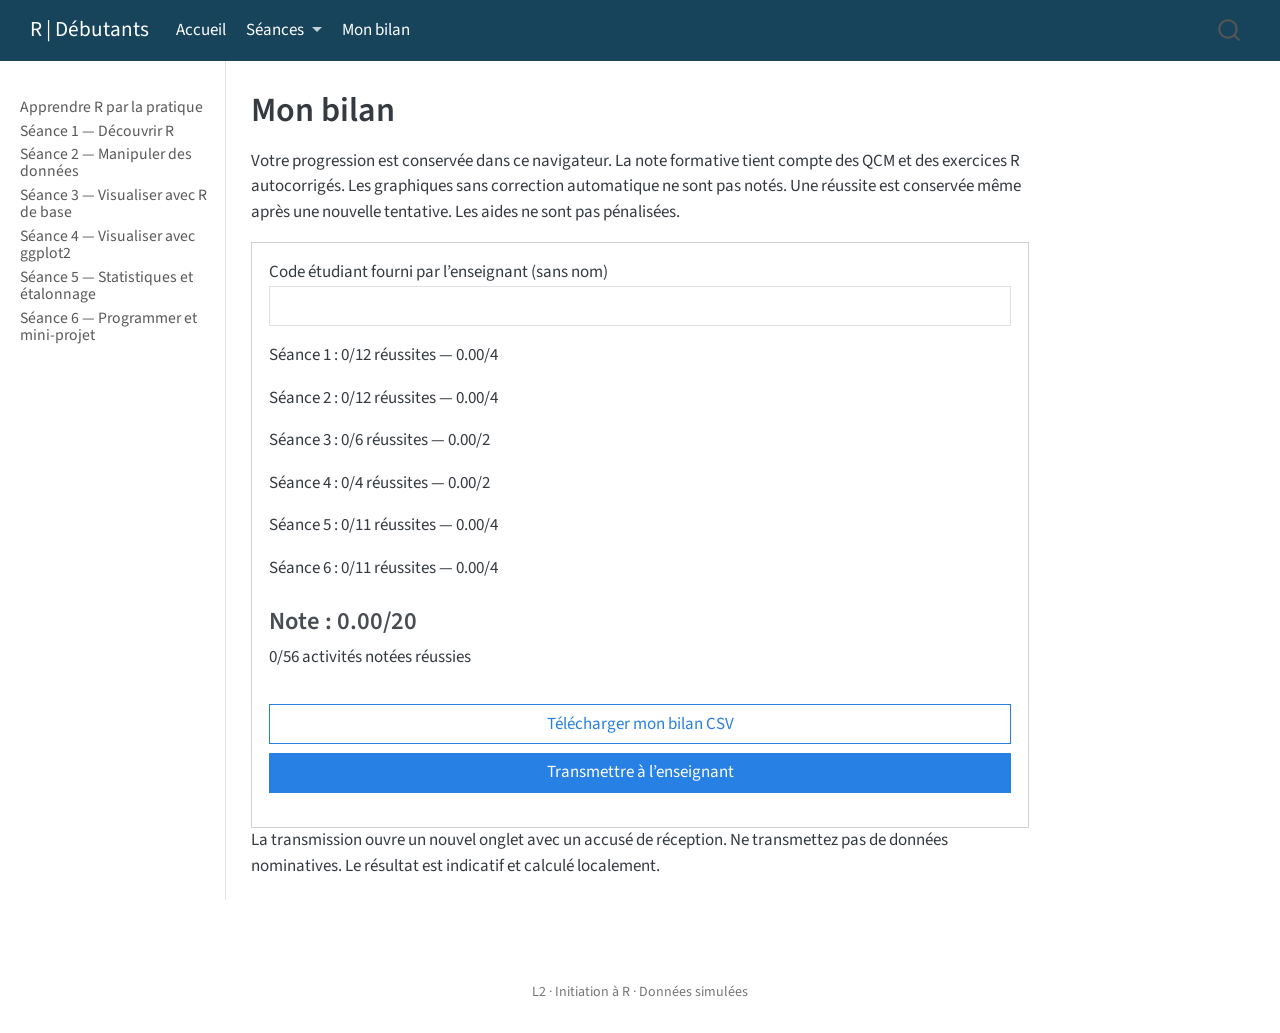
<file: bilan.html>
<!DOCTYPE html>
<html xmlns="http://www.w3.org/1999/xhtml" lang="fr" xml:lang="fr"><head>

<meta charset="utf-8">
<meta name="generator" content="quarto-1.10.18">

<meta name="viewport" content="width=device-width, initial-scale=1.0, user-scalable=yes">


<title>Mon bilan – R | Débutants</title>
<style>
/* Default styles provided by pandoc.
** See https://pandoc.org/MANUAL.html#variables-for-html for config info.
*/
span.smallcaps{font-variant: small-caps;}
div.columns{display: flex; gap: 1.5em;}
div.column{flex: auto;}
@media screen {
div.columns{gap: min(4vw, 1.5em);}
div.column{overflow-x: auto;}
}
div.hanging-indent{margin-left: 1.5em; text-indent: -1.5em;}
ul.task-list{list-style: none;}
ul.task-list li input[type="checkbox"] {
  width: 0.8em;
  margin: 0 0.8em 0.2em -1em; /* quarto-specific, see https://github.com/quarto-dev/quarto-cli/issues/4556 */ 
  vertical-align: middle;
}
</style>


<script src="site_libs/quarto-nav/quarto-nav.js"></script>
<script src="site_libs/quarto-nav/headroom.min.js"></script>
<script src="site_libs/clipboard/clipboard.min.js"></script>
<script src="site_libs/quarto-search/autocomplete.umd.js"></script>
<script src="site_libs/quarto-search/fuse.min.js"></script>
<script src="site_libs/quarto-search/quarto-search.js"></script>
<meta name="quarto:offset" content="./">
<script src="site_libs/quarto-html/quarto.js" type="module"></script>
<script src="site_libs/quarto-html/tabsets/tabsets.js" type="module"></script>
<script src="site_libs/quarto-html/popper.min.js"></script>
<script src="site_libs/quarto-html/tippy.umd.min.js"></script>
<script src="site_libs/quarto-html/anchor.min.js"></script>
<link href="site_libs/quarto-html/tippy.css" rel="stylesheet">
<link href="site_libs/quarto-html/quarto-syntax-highlighting-64a204ab8560d761af7679ceaba22944.css" rel="stylesheet" id="quarto-text-highlighting-styles">
<script src="site_libs/bootstrap/bootstrap.min.js"></script>
<link href="site_libs/bootstrap/bootstrap-icons.css" rel="stylesheet">
<link href="site_libs/bootstrap/bootstrap-629c56ba100745318e9dcb35146191d0.min.css" rel="stylesheet" append-hash="true" id="quarto-bootstrap" data-mode="light">
<script src="site_libs/quarto-contrib/live-runtime/live-runtime.js" type="module"></script>
<link href="site_libs/quarto-contrib/live-runtime/live-runtime.css" rel="stylesheet">
<script id="quarto-search-options" type="application/json">{
  "location": "navbar",
  "copy-button": false,
  "collapse-after": 3,
  "panel-placement": "end",
  "type": "overlay",
  "limit": 50,
  "keyboard-shortcut": [
    "f",
    "/",
    "s"
  ],
  "show-item-context": false,
  "language": {
    "search-no-results-text": "Pas de résultats",
    "search-matching-documents-text": "documents trouvés",
    "search-copy-link-title": "Copier le lien vers la recherche",
    "search-hide-matches-text": "Cacher les correspondances additionnelles",
    "search-more-match-text": "correspondance de plus dans ce document",
    "search-more-matches-text": "correspondances de plus dans ce document",
    "search-clear-button-title": "Effacer",
    "search-text-placeholder": "",
    "search-detached-cancel-button-title": "Annuler",
    "search-submit-button-title": "Envoyer",
    "search-label": "Recherche"
  }
}</script>
<script type="module" src="site_libs/quarto-ojs/quarto-ojs-runtime.js"></script>
<link href="site_libs/quarto-ojs/quarto-ojs.css" rel="stylesheet">


<link rel="stylesheet" href="styles.css">
</head>

<body class="nav-sidebar docked nav-fixed quarto-light">

<div id="quarto-search-results"></div>
  <header id="quarto-header" class="headroom fixed-top">
    <nav class="navbar navbar-expand-lg " data-bs-theme="dark">
      <div class="navbar-container container-fluid">
      <div class="navbar-brand-container mx-auto">
    <a class="navbar-brand" href="./index.html">
    <span class="navbar-title">R | Débutants</span>
    </a>
  </div>
            <div id="quarto-search" class="" title="Recherche"></div>
          <button class="navbar-toggler" type="button" data-bs-toggle="collapse" data-bs-target="#navbarCollapse" aria-controls="navbarCollapse" role="menu" aria-expanded="false" aria-label="Basculer la navigation" onclick="if (window.quartoToggleHeadroom) { window.quartoToggleHeadroom(); }">
  <span class="navbar-toggler-icon"></span>
</button>
          <div class="collapse navbar-collapse" id="navbarCollapse">
            <ul class="navbar-nav navbar-nav-scroll me-auto">
  <li class="nav-item">
    <a class="nav-link active" href="./index.html" aria-current="page"> 
<span class="menu-text">Accueil</span></a>
  </li>  
  <li class="nav-item dropdown ">
    <a class="nav-link dropdown-toggle" href="#" id="nav-menu-séances" role="link" data-bs-toggle="dropdown" aria-expanded="false">
 <span class="menu-text">Séances</span>
    </a>
    <ul class="dropdown-menu" aria-labelledby="nav-menu-séances">    
        <li>
    <a class="dropdown-item" href="./01_seance.html">
 <span class="dropdown-text">1 — Découvrir R</span></a>
  </li>  
        <li>
    <a class="dropdown-item" href="./02_seance.html">
 <span class="dropdown-text">2 — Données</span></a>
  </li>  
        <li>
    <a class="dropdown-item" href="./03_seance.html">
 <span class="dropdown-text">3 — Graphiques avec R de base</span></a>
  </li>  
        <li>
    <a class="dropdown-item" href="./04_seance.html">
 <span class="dropdown-text">4 — ggplot2</span></a>
  </li>  
        <li>
    <a class="dropdown-item" href="./05_seance.html">
 <span class="dropdown-text">5 — Statistiques</span></a>
  </li>  
        <li>
    <a class="dropdown-item" href="./06_seance.html">
 <span class="dropdown-text">6 — Mini-projet</span></a>
  </li>  
    </ul>
  </li>
  <li class="nav-item">
    <a class="nav-link" href="./bilan.html"> 
<span class="menu-text">Mon bilan</span></a>
  </li>  
</ul>
          </div> <!-- /navcollapse -->
            <div class="quarto-navbar-tools">
</div>
      </div> <!-- /container-fluid -->
    </nav>
  <nav class="quarto-secondary-nav">
    <div class="container-fluid d-flex">
      <button type="button" class="quarto-btn-toggle btn" data-bs-toggle="collapse" role="button" data-bs-target=".quarto-sidebar-collapse-item" aria-controls="quarto-sidebar" aria-expanded="false" aria-label="Basculer la barre latérale" onclick="if (window.quartoToggleHeadroom) { window.quartoToggleHeadroom(); }">
        <i class="bi bi-layout-text-sidebar-reverse"></i>
      </button>
        <nav class="quarto-page-breadcrumbs" aria-label="breadcrumb"><ol class="breadcrumb"><li class="breadcrumb-item">Mon bilan</li></ol></nav>
        <a class="flex-grow-1" role="navigation" data-bs-toggle="collapse" data-bs-target=".quarto-sidebar-collapse-item" aria-controls="quarto-sidebar" aria-expanded="false" aria-label="Basculer la barre latérale" onclick="if (window.quartoToggleHeadroom) { window.quartoToggleHeadroom(); }">      
        </a>
    </div>
  </nav>
</header>
<!-- content -->
<div id="quarto-content" class="quarto-container page-columns page-rows-contents page-layout-article page-navbar">
<!-- sidebar -->
  <nav id="quarto-sidebar" class="sidebar collapse collapse-horizontal quarto-sidebar-collapse-item sidebar-navigation docked overflow-auto">
    <div class="sidebar-menu-container"> 
    <ul class="list-unstyled mt-1">
        <li class="sidebar-item">
  <div class="sidebar-item-container"> 
  <a href="./index.html" class="sidebar-item-text sidebar-link">
 <span class="menu-text">Apprendre R par la pratique</span></a>
  </div>
</li>
        <li class="sidebar-item">
  <div class="sidebar-item-container"> 
  <a href="./01_seance.html" class="sidebar-item-text sidebar-link">
 <span class="menu-text">Séance 1 — Découvrir R</span></a>
  </div>
</li>
        <li class="sidebar-item">
  <div class="sidebar-item-container"> 
  <a href="./02_seance.html" class="sidebar-item-text sidebar-link">
 <span class="menu-text">Séance 2 — Manipuler des données</span></a>
  </div>
</li>
        <li class="sidebar-item">
  <div class="sidebar-item-container"> 
  <a href="./03_seance.html" class="sidebar-item-text sidebar-link">
 <span class="menu-text">Séance 3 — Visualiser avec R de base</span></a>
  </div>
</li>
        <li class="sidebar-item">
  <div class="sidebar-item-container"> 
  <a href="./04_seance.html" class="sidebar-item-text sidebar-link">
 <span class="menu-text">Séance 4 — Visualiser avec ggplot2</span></a>
  </div>
</li>
        <li class="sidebar-item">
  <div class="sidebar-item-container"> 
  <a href="./05_seance.html" class="sidebar-item-text sidebar-link">
 <span class="menu-text">Séance 5 — Statistiques et étalonnage</span></a>
  </div>
</li>
        <li class="sidebar-item">
  <div class="sidebar-item-container"> 
  <a href="./06_seance.html" class="sidebar-item-text sidebar-link">
 <span class="menu-text">Séance 6 — Programmer et mini-projet</span></a>
  </div>
</li>
    </ul>
    </div>
</nav>
<div id="quarto-sidebar-glass" class="quarto-sidebar-collapse-item" data-bs-toggle="collapse" data-bs-target=".quarto-sidebar-collapse-item"></div>
<!-- margin-sidebar -->
    <div id="quarto-margin-sidebar" class="sidebar margin-sidebar zindex-bottom">
        
    </div>
<!-- main -->
<main class="content" id="quarto-document-content">

<header id="title-block-header" class="quarto-title-block default">
<div class="quarto-title">
<h1 class="title">Mon bilan</h1>
</div>



<div class="quarto-title-meta">

    
  
    
  </div>
  


</header>


<p>Votre progression est conservée dans ce navigateur. La note formative tient compte des QCM et des exercices R autocorrigés. Les graphiques sans correction automatique ne sont pas notés. Une réussite est conservée même après une nouvelle tentative. Les aides ne sont pas pénalisées.</p>
<div id="bilan-notes" class="card p-3">
<label for="ident-notes">Code étudiant fourni par l’enseignant (sans nom)</label>
<input id="ident-notes" class="form-control" maxlength="40" pattern="[A-Za-z0-9][A-Za-z0-9_-]{2,39}" autocomplete="off">
<div id="scores-notes" class="my-3" aria-live="polite"></div>
<button id="export-notes" class="btn btn-outline-primary mb-2">Télécharger mon bilan CSV</button>
<button id="send-notes" class="btn btn-primary">Transmettre à l’enseignant</button>
<p id="status-notes" aria-live="polite"></p>
</div>
<p>La transmission ouvre un nouvel onglet avec un accusé de réception. Ne transmettez pas de données nominatives. Le résultat est indicatif et calculé localement.</p>


<script type="ojs-module-contents">
eyJjb250ZW50cyI6W119
</script>
<div id="exercise-loading-indicator" class="exercise-loading-indicator d-none d-flex align-items-center gap-2">
<div id="exercise-loading-status" class="d-flex gap-2">

</div>
<div class="spinner-grow spinner-grow-sm">

</div>
</div>
<script type="vfs-file">
W10=
</script>

</main> <!-- /main -->
<script src="config-notes.js" defer=""></script>
<script src="suivi.js" defer=""></script>
<script type="ojs-module-contents">
eyJjb250ZW50cyI6W119
</script>
<script type="module">
if (window.location.protocol === "file:") { alert("The OJS runtime does not work with file:// URLs. Please use a web server to view this document."); }
window._ojs.paths.runtimeToDoc = "../..";
window._ojs.paths.runtimeToRoot = "../..";
window._ojs.paths.docToRoot = "";
window._ojs.selfContained = false;
window._ojs.runtime.interpretFromScriptTags();
</script>
<script id="quarto-html-after-body" type="application/javascript">
  window.document.addEventListener("DOMContentLoaded", function (event) {
    const icon = "";
    const anchorJS = new window.AnchorJS();
    anchorJS.options = {
      placement: 'right',
      icon: icon
    };
    anchorJS.add('.anchored');
    const isCodeAnnotation = (el) => {
      for (const clz of el.classList) {
        if (clz.startsWith('code-annotation-')) {                     
          return true;
        }
      }
      return false;
    }
    const onCopySuccess = function(e) {
      // button target
      const button = e.trigger;
      // don't keep focus
      button.blur();
      // flash "checked"
      button.classList.add('code-copy-button-checked');
      var currentTitle = button.getAttribute("title");
      button.setAttribute("title", "Copié");
      let tooltip;
      if (window.bootstrap) {
        button.setAttribute("data-bs-toggle", "tooltip");
        button.setAttribute("data-bs-placement", "left");
        button.setAttribute("data-bs-title", "Copié");
        tooltip = new bootstrap.Tooltip(button, 
          { trigger: "manual", 
            customClass: "code-copy-button-tooltip",
            offset: [0, -8]});
        tooltip.show();    
      }
      setTimeout(function() {
        if (tooltip) {
          tooltip.hide();
          button.removeAttribute("data-bs-title");
          button.removeAttribute("data-bs-toggle");
          button.removeAttribute("data-bs-placement");
        }
        button.setAttribute("title", currentTitle);
        button.classList.remove('code-copy-button-checked');
      }, 1000);
      // clear code selection
      e.clearSelection();
    }
    const getTextToCopy = function(trigger) {
      const outerScaffold = trigger.parentElement.cloneNode(true);
      const codeEl = outerScaffold.querySelector('code');
      for (const childEl of codeEl.children) {
        if (isCodeAnnotation(childEl)) {
          childEl.remove();
        }
      }
      return codeEl.innerText;
    }
    const clipboard = new window.ClipboardJS('.code-copy-button:not([data-in-quarto-modal])', {
      text: getTextToCopy
    });
    clipboard.on('success', onCopySuccess);
    if (window.document.getElementById('quarto-embedded-source-code-modal')) {
      const clipboardModal = new window.ClipboardJS('.code-copy-button[data-in-quarto-modal]', {
        text: getTextToCopy,
        container: window.document.getElementById('quarto-embedded-source-code-modal')
      });
      clipboardModal.on('success', onCopySuccess);
    }
      var localhostRegex = new RegExp(/^(?:http|https):\/\/localhost\:?[0-9]*\//);
      var mailtoRegex = new RegExp(/^mailto:/);
        var filterRegex = new RegExp('/' + window.location.host + '/');
      var isInternal = (href) => {
          return filterRegex.test(href) || localhostRegex.test(href) || mailtoRegex.test(href);
      }
      // Inspect non-navigation links and adorn them if external
     var links = window.document.querySelectorAll('a[href]:not(.nav-link):not(.navbar-brand):not(.toc-action):not(.sidebar-link):not(.sidebar-item-toggle):not(.pagination-link):not(.no-external):not([aria-hidden]):not(.dropdown-item):not(.quarto-navigation-tool):not(.about-link)');
      for (var i=0; i<links.length; i++) {
        const link = links[i];
        if (!isInternal(link.href)) {
          // undo the damage that might have been done by quarto-nav.js in the case of
          // links that we want to consider external
          if (link.dataset.originalHref !== undefined) {
            link.href = link.dataset.originalHref;
          }
        }
      }
    function tippyHover(el, contentFn, onTriggerFn, onUntriggerFn) {
      const config = {
        allowHTML: true,
        maxWidth: 500,
        delay: 100,
        arrow: false,
        appendTo: function(el) {
            return el.parentElement;
        },
        interactive: true,
        interactiveBorder: 10,
        theme: 'quarto',
        placement: 'bottom-start',
      };
      if (contentFn) {
        config.content = contentFn;
      }
      if (onTriggerFn) {
        config.onTrigger = onTriggerFn;
      }
      if (onUntriggerFn) {
        config.onUntrigger = onUntriggerFn;
      }
      window.tippy(el, config); 
    }
    const noterefs = window.document.querySelectorAll('a[role="doc-noteref"]');
    for (var i=0; i<noterefs.length; i++) {
      const ref = noterefs[i];
      tippyHover(ref, function() {
        // use id or data attribute instead here
        let href = ref.getAttribute('data-footnote-href') || ref.getAttribute('href');
        try { href = new URL(href).hash; } catch {}
        const id = href.replace(/^#\/?/, "");
        const note = window.document.getElementById(id);
        if (note) {
          return note.innerHTML;
        } else {
          return "";
        }
      });
    }
    const xrefs = window.document.querySelectorAll('a.quarto-xref');
    const processXRef = (id, note) => {
      // Strip column container classes
      const stripColumnClz = (el) => {
        el.classList.remove("page-full", "page-columns");
        if (el.children) {
          for (const child of el.children) {
            stripColumnClz(child);
          }
        }
      }
      stripColumnClz(note)
      if (id === null || id.startsWith('sec-')) {
        // Special case sections, only their first couple elements
        const container = document.createElement("div");
        if (note.children && note.children.length > 2) {
          container.appendChild(note.children[0].cloneNode(true));
          for (let i = 1; i < note.children.length; i++) {
            const child = note.children[i];
            if (child.tagName === "P" && child.innerText === "") {
              continue;
            } else {
              container.appendChild(child.cloneNode(true));
              break;
            }
          }
          if (window.Quarto?.typesetMath) {
            window.Quarto.typesetMath(container);
          }
          return container.innerHTML
        } else {
          if (window.Quarto?.typesetMath) {
            window.Quarto.typesetMath(note);
          }
          return note.innerHTML;
        }
      } else {
        // Remove any anchor links if they are present
        const anchorLink = note.querySelector('a.anchorjs-link');
        if (anchorLink) {
          anchorLink.remove();
        }
        if (window.Quarto?.typesetMath) {
          window.Quarto.typesetMath(note);
        }
        if (note.classList.contains("callout")) {
          return note.outerHTML;
        } else {
          return note.innerHTML;
        }
      }
    }
    for (var i=0; i<xrefs.length; i++) {
      const xref = xrefs[i];
      tippyHover(xref, undefined, function(instance) {
        instance.disable();
        let url = xref.getAttribute('href');
        let hash = undefined; 
        if (url.startsWith('#')) {
          hash = url;
        } else {
          try { hash = new URL(url).hash; } catch {}
        }
        if (hash) {
          const id = hash.replace(/^#\/?/, "");
          const note = window.document.getElementById(id);
          if (note !== null) {
            try {
              const html = processXRef(id, note.cloneNode(true));
              instance.setContent(html);
            } finally {
              instance.enable();
              instance.show();
            }
          } else {
            // See if we can fetch this
            fetch(url.split('#')[0])
            .then(res => res.text())
            .then(html => {
              const parser = new DOMParser();
              const htmlDoc = parser.parseFromString(html, "text/html");
              const note = htmlDoc.getElementById(id);
              if (note !== null) {
                const html = processXRef(id, note);
                instance.setContent(html);
              } 
            }).finally(() => {
              instance.enable();
              instance.show();
            });
          }
        } else {
          // See if we can fetch a full url (with no hash to target)
          // This is a special case and we should probably do some content thinning / targeting
          fetch(url)
          .then(res => res.text())
          .then(html => {
            const parser = new DOMParser();
            const htmlDoc = parser.parseFromString(html, "text/html");
            const note = htmlDoc.querySelector('main.content');
            if (note !== null) {
              // This should only happen for chapter cross references
              // (since there is no id in the URL)
              // remove the first header
              if (note.children.length > 0 && note.children[0].tagName === "HEADER") {
                note.children[0].remove();
              }
              const html = processXRef(null, note);
              instance.setContent(html);
            } 
          }).finally(() => {
            instance.enable();
            instance.show();
          });
        }
      }, function(instance) {
      });
    }
        let selectedAnnoteEl;
        const selectorForAnnotation = ( cell, annotation) => {
          let cellAttr = 'data-code-cell="' + cell + '"';
          let lineAttr = 'data-code-annotation="' +  annotation + '"';
          const selector = 'span[' + cellAttr + '][' + lineAttr + ']';
          return selector;
        }
        const selectCodeLines = (annoteEl) => {
          const doc = window.document;
          const targetCell = annoteEl.getAttribute("data-target-cell");
          const targetAnnotation = annoteEl.getAttribute("data-target-annotation");
          const annoteSpan = window.document.querySelector(selectorForAnnotation(targetCell, targetAnnotation));
          const lines = annoteSpan.getAttribute("data-code-lines").split(",");
          const lineIds = lines.map((line) => {
            return targetCell + "-" + line;
          })
          let top = null;
          let height = null;
          let parent = null;
          if (lineIds.length > 0) {
              //compute the position of the single el (top and bottom and make a div)
              const el = window.document.getElementById(lineIds[0]);
              top = el.offsetTop;
              height = el.offsetHeight;
              parent = el.parentElement.parentElement;
            if (lineIds.length > 1) {
              const lastEl = window.document.getElementById(lineIds[lineIds.length - 1]);
              const bottom = lastEl.offsetTop + lastEl.offsetHeight;
              height = bottom - top;
            }
            if (top !== null && height !== null && parent !== null) {
              // cook up a div (if necessary) and position it 
              let div = window.document.getElementById("code-annotation-line-highlight");
              if (div === null) {
                div = window.document.createElement("div");
                div.setAttribute("id", "code-annotation-line-highlight");
                div.style.position = 'absolute';
                parent.appendChild(div);
              }
              div.style.top = top - 2 + "px";
              div.style.height = height + 4 + "px";
              div.style.left = 0;
              let gutterDiv = window.document.getElementById("code-annotation-line-highlight-gutter");
              if (gutterDiv === null) {
                gutterDiv = window.document.createElement("div");
                gutterDiv.setAttribute("id", "code-annotation-line-highlight-gutter");
                gutterDiv.style.position = 'absolute';
                const codeCell = window.document.getElementById(targetCell);
                const gutter = codeCell.querySelector('.code-annotation-gutter');
                gutter.appendChild(gutterDiv);
              }
              gutterDiv.style.top = top - 2 + "px";
              gutterDiv.style.height = height + 4 + "px";
            }
            selectedAnnoteEl = annoteEl;
          }
        };
        const unselectCodeLines = () => {
          const elementsIds = ["code-annotation-line-highlight", "code-annotation-line-highlight-gutter"];
          elementsIds.forEach((elId) => {
            const div = window.document.getElementById(elId);
            if (div) {
              div.remove();
            }
          });
          selectedAnnoteEl = undefined;
        };
          // Handle positioning of the toggle
      window.addEventListener(
        "resize",
        throttle(() => {
          elRect = undefined;
          if (selectedAnnoteEl) {
            selectCodeLines(selectedAnnoteEl);
          }
        }, 10)
      );
      function throttle(fn, ms) {
      let throttle = false;
      let timer;
        return (...args) => {
          if(!throttle) { // first call gets through
              fn.apply(this, args);
              throttle = true;
          } else { // all the others get throttled
              if(timer) clearTimeout(timer); // cancel #2
              timer = setTimeout(() => {
                fn.apply(this, args);
                timer = throttle = false;
              }, ms);
          }
        };
      }
        // Attach click handler to the DT
        const annoteDls = window.document.querySelectorAll('dt[data-target-cell]');
        for (const annoteDlNode of annoteDls) {
          annoteDlNode.addEventListener('click', (event) => {
            const clickedEl = event.target;
            if (clickedEl !== selectedAnnoteEl) {
              unselectCodeLines();
              const activeEl = window.document.querySelector('dt[data-target-cell].code-annotation-active');
              if (activeEl) {
                activeEl.classList.remove('code-annotation-active');
              }
              selectCodeLines(clickedEl);
              clickedEl.classList.add('code-annotation-active');
            } else {
              // Unselect the line
              unselectCodeLines();
              clickedEl.classList.remove('code-annotation-active');
            }
          });
        }
    const findCites = (el) => {
      const parentEl = el.parentElement;
      if (parentEl) {
        const cites = parentEl.dataset.cites;
        if (cites) {
          return {
            el,
            cites: cites.split(' ')
          };
        } else {
          return findCites(el.parentElement)
        }
      } else {
        return undefined;
      }
    };
    var bibliorefs = window.document.querySelectorAll('a[role="doc-biblioref"]');
    for (var i=0; i<bibliorefs.length; i++) {
      const ref = bibliorefs[i];
      const citeInfo = findCites(ref);
      if (citeInfo) {
        tippyHover(citeInfo.el, function() {
          var popup = window.document.createElement('div');
          citeInfo.cites.forEach(function(cite) {
            var citeDiv = window.document.createElement('div');
            citeDiv.classList.add('hanging-indent');
            citeDiv.classList.add('csl-entry');
            var biblioDiv = window.document.getElementById('ref-' + cite);
            if (biblioDiv) {
              citeDiv.innerHTML = biblioDiv.innerHTML;
            }
            popup.appendChild(citeDiv);
          });
          return popup.innerHTML;
        });
      }
    }
  });
  </script>
</div> <!-- /content -->
<footer class="footer">
  <div class="nav-footer">
    <div class="nav-footer-left">
      &nbsp;
    </div>   
    <div class="nav-footer-center">
<p>L2 · Initiation à R · Données simulées</p>
</div>
    <div class="nav-footer-right">
      &nbsp;
    </div>
  </div>
</footer>




</body></html>
</file>
<file: site_libs/quarto-html/tippy.css>
.tippy-box[data-animation=fade][data-state=hidden]{opacity:0}[data-tippy-root]{max-width:calc(100vw - 10px)}.tippy-box{position:relative;background-color:#333;color:#fff;border-radius:4px;font-size:14px;line-height:1.4;white-space:normal;outline:0;transition-property:transform,visibility,opacity}.tippy-box[data-placement^=top]>.tippy-arrow{bottom:0}.tippy-box[data-placement^=top]>.tippy-arrow:before{bottom:-7px;left:0;border-width:8px 8px 0;border-top-color:initial;transform-origin:center top}.tippy-box[data-placement^=bottom]>.tippy-arrow{top:0}.tippy-box[data-placement^=bottom]>.tippy-arrow:before{top:-7px;left:0;border-width:0 8px 8px;border-bottom-color:initial;transform-origin:center bottom}.tippy-box[data-placement^=left]>.tippy-arrow{right:0}.tippy-box[data-placement^=left]>.tippy-arrow:before{border-width:8px 0 8px 8px;border-left-color:initial;right:-7px;transform-origin:center left}.tippy-box[data-placement^=right]>.tippy-arrow{left:0}.tippy-box[data-placement^=right]>.tippy-arrow:before{left:-7px;border-width:8px 8px 8px 0;border-right-color:initial;transform-origin:center right}.tippy-box[data-inertia][data-state=visible]{transition-timing-function:cubic-bezier(.54,1.5,.38,1.11)}.tippy-arrow{width:16px;height:16px;color:#333}.tippy-arrow:before{content:"";position:absolute;border-color:transparent;border-style:solid}.tippy-content{position:relative;padding:5px 9px;z-index:1}
</file>
<file: site_libs/quarto-html/quarto-syntax-highlighting-64a204ab8560d761af7679ceaba22944.css>
/* quarto syntax highlight colors */
:root {
  --quarto-hl-ot-color: #003B4F;
  --quarto-hl-at-color: #657422;
  --quarto-hl-ss-color: #20794D;
  --quarto-hl-an-color: #5E5E5E;
  --quarto-hl-fu-color: #4758AB;
  --quarto-hl-st-color: #20794D;
  --quarto-hl-cf-color: #003B4F;
  --quarto-hl-op-color: #5E5E5E;
  --quarto-hl-er-color: #AD0000;
  --quarto-hl-bn-color: #AD0000;
  --quarto-hl-al-color: #AD0000;
  --quarto-hl-va-color: #111111;
  --quarto-hl-bu-color: inherit;
  --quarto-hl-ex-color: inherit;
  --quarto-hl-pp-color: #AD0000;
  --quarto-hl-in-color: #5E5E5E;
  --quarto-hl-vs-color: #20794D;
  --quarto-hl-wa-color: #5E5E5E;
  --quarto-hl-do-color: #5E5E5E;
  --quarto-hl-im-color: #00769E;
  --quarto-hl-ch-color: #20794D;
  --quarto-hl-dt-color: #AD0000;
  --quarto-hl-fl-color: #AD0000;
  --quarto-hl-co-color: #5E5E5E;
  --quarto-hl-cv-color: #5E5E5E;
  --quarto-hl-cn-color: #8f5902;
  --quarto-hl-sc-color: #5E5E5E;
  --quarto-hl-dv-color: #AD0000;
  --quarto-hl-kw-color: #003B4F;
}

/* other quarto variables */
:root {
  --quarto-font-monospace: SFMono-Regular, Menlo, Monaco, Consolas, "Liberation Mono", "Courier New", monospace;
}

/* syntax highlight based on Pandoc's rules */
pre > code.sourceCode > span {
  color: #003B4F;
}

code.sourceCode > span {
  color: #003B4F;
}

div.sourceCode,
div.sourceCode pre.sourceCode {
  color: #003B4F;
}

/* Normal */
code span {
  color: #003B4F;
}

/* Alert */
code span.al {
  color: #AD0000;
  font-style: inherit;
}

/* Annotation */
code span.an {
  color: #5E5E5E;
  font-style: inherit;
}

/* Attribute */
code span.at {
  color: #657422;
  font-style: inherit;
}

/* BaseN */
code span.bn {
  color: #AD0000;
  font-style: inherit;
}

/* BuiltIn */
code span.bu {
  font-style: inherit;
}

/* ControlFlow */
code span.cf {
  color: #003B4F;
  font-weight: bold;
  font-style: inherit;
}

/* Char */
code span.ch {
  color: #20794D;
  font-style: inherit;
}

/* Constant */
code span.cn {
  color: #8f5902;
  font-style: inherit;
}

/* Comment */
code span.co {
  color: #5E5E5E;
  font-style: inherit;
}

/* CommentVar */
code span.cv {
  color: #5E5E5E;
  font-style: italic;
}

/* Documentation */
code span.do {
  color: #5E5E5E;
  font-style: italic;
}

/* DataType */
code span.dt {
  color: #AD0000;
  font-style: inherit;
}

/* DecVal */
code span.dv {
  color: #AD0000;
  font-style: inherit;
}

/* Error */
code span.er {
  color: #AD0000;
  font-style: inherit;
}

/* Extension */
code span.ex {
  font-style: inherit;
}

/* Float */
code span.fl {
  color: #AD0000;
  font-style: inherit;
}

/* Function */
code span.fu {
  color: #4758AB;
  font-style: inherit;
}

/* Import */
code span.im {
  color: #00769E;
  font-style: inherit;
}

/* Information */
code span.in {
  color: #5E5E5E;
  font-style: inherit;
}

/* Keyword */
code span.kw {
  color: #003B4F;
  font-weight: bold;
  font-style: inherit;
}

/* Operator */
code span.op {
  color: #5E5E5E;
  font-style: inherit;
}

/* Other */
code span.ot {
  color: #003B4F;
  font-style: inherit;
}

/* Preprocessor */
code span.pp {
  color: #AD0000;
  font-style: inherit;
}

/* SpecialChar */
code span.sc {
  color: #5E5E5E;
  font-style: inherit;
}

/* SpecialString */
code span.ss {
  color: #20794D;
  font-style: inherit;
}

/* String */
code span.st {
  color: #20794D;
  font-style: inherit;
}

/* Variable */
code span.va {
  color: #111111;
  font-style: inherit;
}

/* VerbatimString */
code span.vs {
  color: #20794D;
  font-style: inherit;
}

/* Warning */
code span.wa {
  color: #5E5E5E;
  font-style: italic;
}

.prevent-inlining {
  content: "</";
}

/*# sourceMappingURL=9d8d5bb603a83b8298b89080a598c93b.css.map */
</file>
<file: site_libs/quarto-contrib/live-runtime/live-runtime.css>
.quarto-light{--exercise-main-color: var(--bs-body-color, var(--r-main-color, #212529));--exercise-output-color: var(--bs-black, #000000);--exercise-main-bg: var(--bs-body-bg, var(--r-background-color, #ffffff));--exercise-primary-rgb: var(--bs-primary-rgb, 13, 110, 253);--exercise-gray: var(--bs-gray-300, #dee2e6);--exercise-cap-bg: var(--bs-light-bg-subtle, #f8f8f8);--exercise-line-bg: rgba(var(--exercise-primary-rgb), .05);--exercise-line-gutter-bg: rgba(var(--exercise-primary-rgb), .1);--exercise-code-block-color: var(--quarto-scss-export-code-block-color, var(--exercise-main-color));--exercise-code-block-bg: var(--quarto-scss-export-code-block-bg, var(--exercise-main-bg))}.quarto-dark{--exercise-main-color: var(--bs-body-color, var(--r-main-color, #ffffff));--exercise-output-color: var(--bs-body-color, #ffffff);--exercise-main-bg: var(--bs-body-bg, var(--r-background-color, #222222));--exercise-primary-rgb: var(--bs-primary-rgb, 55, 90, 127);--exercise-gray: var(--bs-gray-700, #434343);--exercise-cap-bg: var(--bs-card-cap-bg, #505050);--exercise-line-bg: rgba(var(--exercise-primary-rgb), .2);--exercise-line-gutter-bg: rgba(var(--exercise-primary-rgb), .4);--exercise-code-block-color: var(--quarto-scss-export-code-block-color, var(--exercise-main-color));--exercise-code-block-bg: var(--quarto-scss-export-code-block-bg, var(--exercise-main-bg))}.webr-ojs-exercise.exercise-solution,.webr-ojs-exercise.exercise-hint{border:var(--exercise-gray) 1px solid;border-radius:5px;padding:1rem}.exercise-hint .exercise-hint,.exercise-solution .exercise-solution{border:none;padding:0}.webr-ojs-exercise.exercise-solution>.callout,.webr-ojs-exercise.exercise-hint>.callout{margin:-1rem;border:0}#exercise-loading-indicator{position:fixed;bottom:0;right:0;font-size:1.2rem;padding:.2rem .75rem;border:1px solid var(--exercise-gray);background-color:var(--exercise-cap-bg);border-top-left-radius:5px}#exercise-loading-indicator>.spinner-grow{min-width:1rem}.exercise-loading-details+.exercise-loading-details:before{content:"/ "}@media only screen and (max-width: 576px){#exercise-loading-indicator{font-size:.8rem;padding:.1rem .5rem}#exercise-loading-indicator>.spinner-grow{min-width:.66rem}#exercise-loading-indicator .gap-2{gap:.2rem!important}#exercise-loading-indicator .spinner-grow{--bs-spinner-width: .66rem;--bs-spinner-height: .66rem}}.btn.btn-exercise-editor:disabled,.btn.btn-exercise-editor.disabled,.btn-exercise-editor fieldset:disabled .btn{transition:opacity .5s}.card.exercise-editor .card-header a.btn{--bs-btn-padding-x: .5rem;--bs-btn-padding-y: .15rem;--bs-btn-font-size: .75rem}.quarto-dark .card.exercise-editor .card-header .btn.btn-outline-dark{--bs-btn-color: #f8f8f8;--bs-btn-border-color: #f8f8f8;--bs-btn-hover-color: #000;--bs-btn-hover-bg: #f8f8f8;--bs-btn-hover-border-color: #f8f8f8;--bs-btn-focus-shadow-rgb: 248, 248, 248;--bs-btn-active-color: #000;--bs-btn-active-bg: #f8f8f8;--bs-btn-active-border-color: #f8f8f8;--bs-btn-active-shadow: inset 0 3px 5px rgba(0, 0, 0, .125);--bs-btn-disabled-color: #f8f8f8;--bs-btn-disabled-bg: transparent;--bs-btn-disabled-border-color: #f8f8f8;--bs-btn-bg: transparent;--bs-gradient: none}.card.exercise-editor{--exercise-min-lines: 0;--exercise-max-lines: infinity;--exercise-font-size: var(--bs-body-font-size, 1rem)}.card.exercise-editor .card-header{padding:.5rem 1rem;background-color:var(--exercise-cap-bg);border-bottom:1px solid rgba(0,0,0,.175)}.card.exercise-editor .cm-editor{color:var(--exercise-code-block-color);background-color:var(--exercise-code-block-bg);max-height:calc(var(--exercise-max-lines) * 1.4 * var(--exercise-font-size) + 8px)}.card.exercise-editor .cm-content{caret-color:var(--exercise-code-block-color)}.card.exercise-editor .cm-cursor,.card.exercise-editor .cm-dropCursor{border-left-color:var(--exercise-code-block-color)}.card.exercise-editor .cm-focused .cm-selectionBackgroundm .cm-selectionBackground,.card.exercise-editor .cm-content ::selection{background-color:rgba(var(--exercise-primary-rgb),.1)}.card.exercise-editor .cm-activeLine{background-color:var(--exercise-line-bg)}.card.exercise-editor .cm-activeLineGutter{background-color:var(--exercise-line-gutter-bg)}.card.exercise-editor .cm-gutters{background-color:var(--exercise-cap-bg);color:var(--exercise-main-color);border-right:1px solid var(--exercise-gray)}.card.exercise-editor .cm-content,.card.exercise-editor .cm-gutter{min-height:calc(var(--exercise-min-lines) * 1.4 * var(--exercise-font-size) + 8px)}.card.exercise-editor .cm-scroller{line-height:1.4;overflow:auto}:root{--exercise-editor-hl-al: var(--quarto-hl-al-color, #AD0000);--exercise-editor-hl-an: var(--quarto-hl-an-color, #5E5E5E);--exercise-editor-hl-at: var(--quarto-hl-at-color, #657422);--exercise-editor-hl-bn: var(--quarto-hl-bn-color, #AD0000);--exercise-editor-hl-ch: var(--quarto-hl-ch-color, #20794D);--exercise-editor-hl-co: var(--quarto-hl-co-color, #5E5E5E);--exercise-editor-hl-cv: var(--quarto-hl-cv-color, #5E5E5E);--exercise-editor-hl-cn: var(--quarto-hl-cn-color, #8f5902);--exercise-editor-hl-cf: var(--quarto-hl-cf-color, #003B4F);--exercise-editor-hl-dt: var(--quarto-hl-dt-color, #AD0000);--exercise-editor-hl-dv: var(--quarto-hl-dv-color, #AD0000);--exercise-editor-hl-do: var(--quarto-hl-do-color, #5E5E5E);--exercise-editor-hl-er: var(--quarto-hl-er-color, #AD0000);--exercise-editor-hl-fl: var(--quarto-hl-fl-color, #AD0000);--exercise-editor-hl-fu: var(--quarto-hl-fu-color, #4758AB);--exercise-editor-hl-im: var(--quarto-hl-im-color, #00769E);--exercise-editor-hl-in: var(--quarto-hl-in-color, #5E5E5E);--exercise-editor-hl-kw: var(--quarto-hl-kw-color, #003B4F);--exercise-editor-hl-op: var(--quarto-hl-op-color, #5E5E5E);--exercise-editor-hl-ot: var(--quarto-hl-ot-color, #003B4F);--exercise-editor-hl-pp: var(--quarto-hl-pp-color, #AD0000);--exercise-editor-hl-sc: var(--quarto-hl-sc-color, #5E5E5E);--exercise-editor-hl-ss: var(--quarto-hl-ss-color, #20794D);--exercise-editor-hl-st: var(--quarto-hl-st-color, #20794D);--exercise-editor-hl-va: var(--quarto-hl-va-color, #111111);--exercise-editor-hl-vs: var(--quarto-hl-vs-color, #20794D);--exercise-editor-hl-wa: var(--quarto-hl-wa-color, #5E5E5E)}*[data-bs-theme=dark]{--exercise-editor-hl-al: var(--quarto-hl-al-color, #f07178);--exercise-editor-hl-an: var(--quarto-hl-an-color, #d4d0ab);--exercise-editor-hl-at: var(--quarto-hl-at-color, #00e0e0);--exercise-editor-hl-bn: var(--quarto-hl-bn-color, #d4d0ab);--exercise-editor-hl-bu: var(--quarto-hl-bu-color, #abe338);--exercise-editor-hl-ch: var(--quarto-hl-ch-color, #abe338);--exercise-editor-hl-co: var(--quarto-hl-co-color, #f8f8f2);--exercise-editor-hl-cv: var(--quarto-hl-cv-color, #ffd700);--exercise-editor-hl-cn: var(--quarto-hl-cn-color, #ffd700);--exercise-editor-hl-cf: var(--quarto-hl-cf-color, #ffa07a);--exercise-editor-hl-dt: var(--quarto-hl-dt-color, #ffa07a);--exercise-editor-hl-dv: var(--quarto-hl-dv-color, #d4d0ab);--exercise-editor-hl-do: var(--quarto-hl-do-color, #f8f8f2);--exercise-editor-hl-er: var(--quarto-hl-er-color, #f07178);--exercise-editor-hl-ex: var(--quarto-hl-ex-color, #00e0e0);--exercise-editor-hl-fl: var(--quarto-hl-fl-color, #d4d0ab);--exercise-editor-hl-fu: var(--quarto-hl-fu-color, #ffa07a);--exercise-editor-hl-im: var(--quarto-hl-im-color, #abe338);--exercise-editor-hl-in: var(--quarto-hl-in-color, #d4d0ab);--exercise-editor-hl-kw: var(--quarto-hl-kw-color, #ffa07a);--exercise-editor-hl-op: var(--quarto-hl-op-color, #ffa07a);--exercise-editor-hl-ot: var(--quarto-hl-ot-color, #00e0e0);--exercise-editor-hl-pp: var(--quarto-hl-pp-color, #dcc6e0);--exercise-editor-hl-re: var(--quarto-hl-re-color, #00e0e0);--exercise-editor-hl-sc: var(--quarto-hl-sc-color, #abe338);--exercise-editor-hl-ss: var(--quarto-hl-ss-color, #abe338);--exercise-editor-hl-st: var(--quarto-hl-st-color, #abe338);--exercise-editor-hl-va: var(--quarto-hl-va-color, #00e0e0);--exercise-editor-hl-vs: var(--quarto-hl-vs-color, #abe338);--exercise-editor-hl-wa: var(--quarto-hl-wa-color, #dcc6e0)}pre>code.sourceCode span.tok-keyword,.exercise-editor-body>.cm-editor span.tok-keyword{color:var(--exercise-editor-hl-kw)}pre>code.sourceCode span.tok-operator,.exercise-editor-body>.cm-editor span.tok-operator{color:var(--exercise-editor-hl-op)}pre>code.sourceCode span.tok-definitionOperator,.exercise-editor-body>.cm-editor span.tok-definitionOperator{color:var(--exercise-editor-hl-ot)}pre>code.sourceCode span.tok-compareOperator,.exercise-editor-body>.cm-editor span.tok-compareOperator{color:var(--exercise-editor-hl-ot)}pre>code.sourceCode span.tok-attributeName,.exercise-editor-body>.cm-editor span.tok-attributeName{color:var(--exercise-editor-hl-at)}pre>code.sourceCode span.tok-controlKeyword,.exercise-editor-body>.cm-editor span.tok-controlKeyword{color:var(--exercise-editor-hl-cf)}pre>code.sourceCode span.tok-comment,.exercise-editor-body>.cm-editor span.tok-comment{color:var(--exercise-editor-hl-co)}pre>code.sourceCode span.tok-string,.exercise-editor-body>.cm-editor span.tok-string{color:var(--exercise-editor-hl-st)}pre>code.sourceCode span.tok-string2,.exercise-editor-body>.cm-editor span.tok-string2{color:var(--exercise-editor-hl-ss)}pre>code.sourceCode span.tok-variableName,.exercise-editor-body>.cm-editor span.tok-variableName{color:var(--exercise-editor-hl-va)}pre>code.sourceCode span.tok-bool,pre>code.sourceCode span.tok-literal,pre>code.sourceCode span.tok-separator,.exercise-editor-body>.cm-editor span.tok-bool,.exercise-editor-body>.cm-editor span.tok-literal,.exercise-editor-body>.cm-editor span.tok-separator{color:var(--exercise-editor-hl-cn)}pre>code.sourceCode span.tok-bool,pre>code.sourceCode span.tok-literal,.exercise-editor-body>.cm-editor span.tok-bool,.exercise-editor-body>.cm-editor span.tok-literal{color:var(--exercise-editor-hl-cn)}pre>code.sourceCode span.tok-number,pre>code.sourceCode span.tok-integer,.exercise-editor-body>.cm-editor span.tok-number,.exercise-editor-body>.cm-editor span.tok-integer{color:var(--exercise-editor-hl-dv)}pre>code.sourceCode span.tok-function-variableName,.exercise-editor-body>.cm-editor span.tok-function-variableName{color:var(--exercise-editor-hl-fu)}pre>code.sourceCode span.tok-function-attributeName,.exercise-editor-body>.cm-editor span.tok-function-attributeName{color:var(--exercise-editor-hl-at)}div.exercise-cell-output.cell-output pre code,div.exercise-cell-output.cell-output-stdout pre code,div.exercise-cell-output.cell-output-stderr pre code{white-space:pre-wrap;word-wrap:break-word}div.exercise-cell-output.cell-output-stdout pre code,div.exercise-cell-output pre code span.cell-output-stdout{color:var(--exercise-output-color, #000000)}div.exercise-cell-output.cell-output-stderr pre code,div.exercise-cell-output pre code span.cell-output-stderr{color:var(--exercise-editor-hl-er, #AD0000)}div.cell-output-pyodide table{border:none;margin:0 auto 1em}div.cell-output-pyodide thead{border-bottom:1px solid var(--exercise-main-color)}div.cell-output-pyodide td,div.cell-output-pyodide th,div.cell-output-pyodide tr{padding:.5em;line-height:normal}div.cell-output-pyodide th{font-weight:700}div.cell-output-display canvas{background-color:#fff}.tab-pane>.exercise-tab-pane-header+div.webr-ojs-exercise{margin-top:1em}.alert .exercise-feedback p:last-child{margin-bottom:0}.alert.exercise-grade{animation-duration:.25s;animation-name:exercise-grade-slidein}@keyframes exercise-grade-slidein{0%{transform:translateY(10px);opacity:0}to{transform:translateY(0);opacity:1}}.alert.exercise-grade p:last-child{margin-bottom:0}.alert.exercise-grade pre{white-space:pre-wrap;color:inherit}.observablehq pre>code.sourceCode{white-space:pre;position:relative}.observablehq div.sourceCode{margin:1em 0!important}.observablehq pre.sourceCode{margin:0!important}@media screen{.observablehq div.sourceCode{overflow:auto}}@media print{.observablehq pre>code.sourceCode{white-space:pre-wrap}.observablehq pre>code.sourceCode>span{text-indent:-5em;padding-left:5em}}.reveal .d-none{display:none!important}.reveal .d-flex{display:flex!important}.reveal .card.exercise-editor .justify-content-between{justify-content:space-between!important}.reveal .card.exercise-editor .align-items-center{align-items:center!important}.reveal .card.exercise-editor .gap-1{gap:.25rem!important}.reveal .card.exercise-editor .gap-2{gap:.5rem!important}.reveal .card.exercise-editor .gap-3{gap:.75rem!important}.reveal .card.exercise-editor{--exercise-font-size: 1.3rem;margin:1rem 0;border:1px solid rgba(0,0,0,.175);border-radius:.375rem;font-size:var(--exercise-font-size);overflow:hidden}.reveal .card.exercise-editor .card-header{padding:.5rem 1rem;background-color:var(--exercise-cap-bg);border-bottom:1px solid rgba(0,0,0,.175)}.reveal .cell-output-webr.cell-output-display,.reveal .cell-output-pyodide.cell-output-display{text-align:center}.quarto-light .reveal .btn.btn-exercise-editor.btn-primary{--exercise-btn-bg: var(--bs-btn-bg, #0d6efd);--exercise-btn-color: var(--bs-btn-color, #ffffff);--exercise-btn-border-color: var(--bs-btn-border-color, #0d6efd);--exercise-btn-hover-border-color: var(--bs-btn-hover-border-color, #0b5ed7);--exercise-btn-hover-bg: var(--bs-btn-hover-bg, #0b5ed7);--exercise-btn-hover-color: var(--bs-btn-hover-color, #ffffff)}.quarto-dark .reveal .btn.btn-exercise-editor.btn-primary{--exercise-btn-bg: var(--bs-btn-bg, #375a7f);--exercise-btn-color: var(--bs-btn-color, #ffffff);--exercise-btn-border-color: var(--bs-btn-border-color, #375a7f);--exercise-btn-hover-border-color: var(--bs-btn-hover-border-color, #2c4866);--exercise-btn-hover-bg: var(--bs-btn-hover-bg, #2c4866);--exercise-btn-hover-color: var(--bs-btn-hover-color, #ffffff)}.quarto-light .reveal .btn.btn-exercise-editor.btn-outline-dark{--exercise-btn-bg: var(--bs-btn-bg, transparent);--exercise-btn-color: var(--bs-btn-color, #333);--exercise-btn-border-color: var(--bs-btn-border-color, #333);--exercise-btn-hover-border-color: var(--bs-btn-hover-border-color, #333);--exercise-btn-hover-bg: var(--bs-btn-hover-bg, #333);--exercise-btn-hover-color: var(--bs-btn-hover-color, #ffffff)}.quarto-dark .reveal .btn.btn-exercise-editor.btn-outline-dark{--exercise-btn-bg: var(--bs-btn-bg, transparent);--exercise-btn-color: var(--bs-btn-color, #f8f8f8);--exercise-btn-border-color: var(--bs-btn-border-color, #f8f8f8);--exercise-btn-hover-border-color: var(--bs-btn-hover-border-color, #f8f8f8);--exercise-btn-hover-bg: var(--bs-btn-hover-bg, #f8f8f8);--exercise-btn-hover-color: var(--bs-btn-hover-color, #000000)}@media only screen and (max-width: 576px){:not(.reveal) .card-header .btn-exercise-editor>.btn-label-exercise-editor{max-width:0px;margin-left:-4px;overflow:hidden;transition:max-width .2s ease-in,margin-left .05s ease-out .2s}:not(.reveal) .card-header .btn-exercise-editor:hover>.btn-label-exercise-editor{position:inherit;max-width:80px;margin-left:0;transition:max-width .2s ease-out .05s,margin-left .05s ease-in}}.reveal .card.exercise-editor .btn-group{border-radius:.375rem;position:relative;display:inline-flex;vertical-align:middle}.reveal .card.exercise-editor .btn-group>.btn{position:relative;flex:1 1 auto}.reveal .card.exercise-editor .btn-group>:not(.btn-check:first-child)+.btn,.reveal .card.exercise-editor .btn-group>.btn-group:not(:first-child){margin-left:-1px}.reveal .card.exercise-editor .btn-group>.btn:not(:last-child):not(.dropdown-toggle),.reveal .card.exercise-editor .btn-group>.btn.dropdown-toggle-split:first-child,.reveal .card.exercise-editor .btn-group>.btn-group:not(:last-child)>.btn{border-top-right-radius:0;border-bottom-right-radius:0}.reveal .card.exercise-editor .btn-group>.btn:nth-child(n+3),.reveal .card.exercise-editor .btn-group>:not(.btn-check)+.btn,.reveal .card.exercise-editor .btn-group>.btn-group:not(:first-child)>.btn{border-top-left-radius:0;border-bottom-left-radius:0}.reveal .btn.btn-exercise-editor{display:inline-block;padding:.25rem .5rem;font-size:1rem;color:var(--exercise-btn-color);background-color:var(--exercise-btn-bg);text-align:center;text-decoration:none;vertical-align:middle;cursor:pointer;user-select:none;border:1px solid var(--exercise-btn-border-color);border-radius:.375rem;transition:color .15s ease-in-out,background-color .15s ease-in-out,border-color .15s ease-in-out,box-shadow .15s ease-in-out}.reveal .btn.btn-exercise-editor:hover{color:var(--exercise-btn-hover-color);background-color:var(--exercise-btn-hover-bg);border-color:var(--exercise-btn-hover-border-color)}.reveal .btn.btn-exercise-editor:disabled,.reveal .btn.btn-exercise-editor.disabled,.reveal .btn-exercise-editor fieldset:disabled .btn{pointer-events:none;opacity:.65}.reveal .card.exercise-editor .spinner-grow{background-color:currentcolor;opacity:0;display:inline-block;width:1.5rem;height:1.5rem;vertical-align:-.125em;border-radius:50%;animation:.75s linear infinite spinner-grow}.reveal .cell-output-container pre code{overflow:auto;max-height:initial}.reveal .alert.exercise-grade{font-size:.55em;position:relative;padding:1rem;margin:1rem 0;border-radius:.25rem;color:var(--exercise-alert-color);background-color:var(--exercise-alert-bg);border:1px solid var(--exercise-alert-border-color)}.reveal .alert.exercise-grade .alert-link{font-weight:700;color:var(--exercise-alert-link-color)}.quarto-light .reveal .exercise-grade.alert-info{--exercise-alert-color: #055160;--exercise-alert-bg: #cff4fc;--exercise-alert-border-color: #9eeaf9;--exercise-alert-link-color: #055160}.quarto-light .reveal .exercise-grade.alert-success{--exercise-alert-color: #0a3622;--exercise-alert-bg: #d1e7dd;--exercise-alert-border-color: #a3cfbb;--exercise-alert-link-color: #0a3622}.quarto-light .reveal .exercise-grade.alert-warning{--exercise-alert-color: #664d03;--exercise-alert-bg: #fff3cd;--exercise-alert-border-color: #ffe69c;--exercise-alert-link-color: #664d03}.quarto-light .reveal .exercise-grade.alert-danger{--exercise-alert-color: #58151c;--exercise-alert-bg: #f8d7da;--exercise-alert-border-color: #f1aeb5;--exercise-alert-link-color: #58151c}.quarto-dark .reveal .exercise-grade.alert-info{--exercise-alert-color: #ffffff;--exercise-alert-bg: #3498db;--exercise-alert-border-color: #3498db;--exercise-alert-link-color: #ffffff}.quarto-dark .reveal .exercise-grade.alert-success{--exercise-alert-color: #ffffff;--exercise-alert-bg: #00bc8c;--exercise-alert-border-color: #00bc8c;--exercise-alert-link-color: #ffffff}.quarto-dark .reveal .exercise-grade.alert-warning{--exercise-alert-color: #ffffff;--exercise-alert-bg: #f39c12;--exercise-alert-border-color: #f39c12;--exercise-alert-link-color: #ffffff}.quarto-dark .reveal .exercise-grade.alert-danger{--exercise-alert-color: #ffffff;--exercise-alert-bg: #e74c3c;--exercise-alert-border-color: #e74c3c;--exercise-alert-link-color: #ffffff}
</file>
<file: site_libs/quarto-ojs/quarto-ojs.css>
span.ojs-inline span div {
  display: inline-block;
}

/* add some breathing room between display outputs and text especially */
div.cell + section,
div.cell + h1,
div.cell + h2,
div.cell + h3,
div.cell + h4,
div.cell + h5,
div.cell + h6,
div.cell + p {
  margin-top: 1rem;
}

div[nodetype="declaration"]:not([data-output="all"])
  div.observablehq:not(observablehq--error) {
  display: none;
}

/* mimic bootstrap behavior which is always correct in observablehq outputs */
.observablehq a:not([href]):not([class]),
.observablehq a:not([href]):not([class]):hover {
  color: inherit;
  text-decoration: none;
}

.observablehq .observablehq--inspect {
  --code-fallback: Consolas, monaco, monospace;
  font-family: var(--bs-font-monospace, var(--code-fallback));
  font-size: 0.8em;
}

.observablehq--field {
  margin-left: 1rem;
}

.observablehq--caret {
  margin-right: 2px;
  vertical-align: baseline;
}

.observablehq--collapsed,
.observablehq--expanded.observablehq--inspect a {
  cursor: pointer;
}

/* classes directly from observable's runtime */
.observablehq--key,
.observablehq--index {
  color: var(--quarto-hl-dt-color);
}

.observablehq--string {
  color: var(--quarto-hl-st-color);
}

.observablehq--bigint,
.observablehq--date,
.observablehq--number,
.observablehq--regexp,
.observablehq--symbol {
  color: var(--quarto-hl-dv-color);
}

.observablehq--null,
.observablehq--boolean,
.observablehq--undefined,
.observablehq--keyword {
  color: var(--quarto-hl-kw-color);
}

/* In addition, their import statements specifically come highlighted by hljs.
   (probably some legacy feature of theirs?) We handle those here as well. 

   Just to be on the safe side, we select on observable's 'md-pre'
   class as well, in case someone else uses hljs and wishes to put
   their own highlighting.

   TODO Note that to make our highlighting consistent, we're
   overriding the "im" class to present like a keyword. I should make
   sure this looks right everywhere, but I don't know how to test it
   comprehensively.
*/

code.javascript span.im {
  color: var(--quarto-hl-kw-color);
}

pre.observablehq--md-pre span.hljs-keyword {
  color: var(--quarto-hl-kw-color);
}

pre.observablehq--md-pre span.hljs-string {
  color: var(--quarto-hl-st-color);
}

pre.observablehq--md-pre .span.hljs-date,
pre.observablehq--md-pre .span.hljs-number,
pre.observablehq--md-pre .span.hljs-regexp,
pre.observablehq--md-pre .span.hljs-symbol {
  color: var(--quarto-hl-dv-color);
}

/* Other general niceties, but it's possible that we should do this on a page-by-page basis */

input {
  vertical-align: middle;
}

input[type="radio"],
input[type="checkbox"] {
  margin: 0px 0px 3px 0px;
}

.observable-in-a-box-waiting-for-module-import {
  visibility: hidden;
}

/* play nicely w/ sidebar layout */
.panel-sidebar .observablehq > form[class^="oi-"] {
  flex-wrap: wrap !important;
}

/* likely that this only makes sense with bootstrap. TODO check with charles */
.observablehq table {
  font-size: 0.9em !important;
}

.quarto-ojs-hide {
  display: none;
}

.quarto-ojs-error-pinpoint {
  border-bottom: 2px dotted #e51400;
  font-weight: 700;
  cursor: pointer;
}

code span.quarto-ojs-error-pinpoint {
  color: inherit;
}

.observablehq--error .observablehq--inspect {
  font-size: 0.875em !important;
}

.observablehq--error .callout {
  margin-bottom: 0;
  margin-top: 0;
}

/* this counteracts the negative margin which observablehq uses in their tables at runtime */
.quarto-ojs-table-fixup {
  padding-left: 14px;
}

div.observablehq input[type="date"] {
  border-style: solid;
  padding: 0.8em 0.5em 0.8em 0.5em;
  border-color: rgba(220, 220, 220, 0.3);
}
</file>
<file: styles.css>
:root { --accent: #176b80; }
.navbar { background: #17445b; }
.navbar .navbar-brand, .navbar .navbar-nav .nav-link { color: white !important; }
.navbar .dropdown-menu { background: #fff !important; }
.navbar .dropdown-menu .dropdown-item, .navbar .dropdown-menu .dropdown-item a, .navbar .dropdown-menu a { color: #17445b !important; }
.navbar .dropdown-menu .dropdown-item:hover, .navbar .dropdown-menu .dropdown-item:focus { background: #e5eff3 !important; color: #17445b !important; }
main h2 { color: #17445b; border-bottom: 1px solid #d8e4e8; padding-bottom: .35rem; }
.quiz { border: 1px solid #b9cdd4; border-left: 4px solid var(--accent); border-radius: 8px; padding: 1rem; margin: 1rem 0 2rem; }
.quiz legend { font-size: 1rem; font-weight: 600; float: none; width: auto; padding: 0 .4rem; }
.quiz-option { display: block; margin: .45rem 0; }
.quiz button { background: #176b80; color: white; border: 0; border-radius: 5px; padding: .45rem .9rem; margin-top: .5rem; }
.quiz output { font-weight: 600; margin-left: .5rem; }

.graphique-attendu { border:1px solid #b9cdd4; border-radius:6px; padding:.6rem 1rem; margin:1rem 0; }
.graphique-attendu summary { color:#176b80; font-weight:600; cursor:pointer; }
.graphique-attendu img { max-width:100%; height:auto; }
</file>
